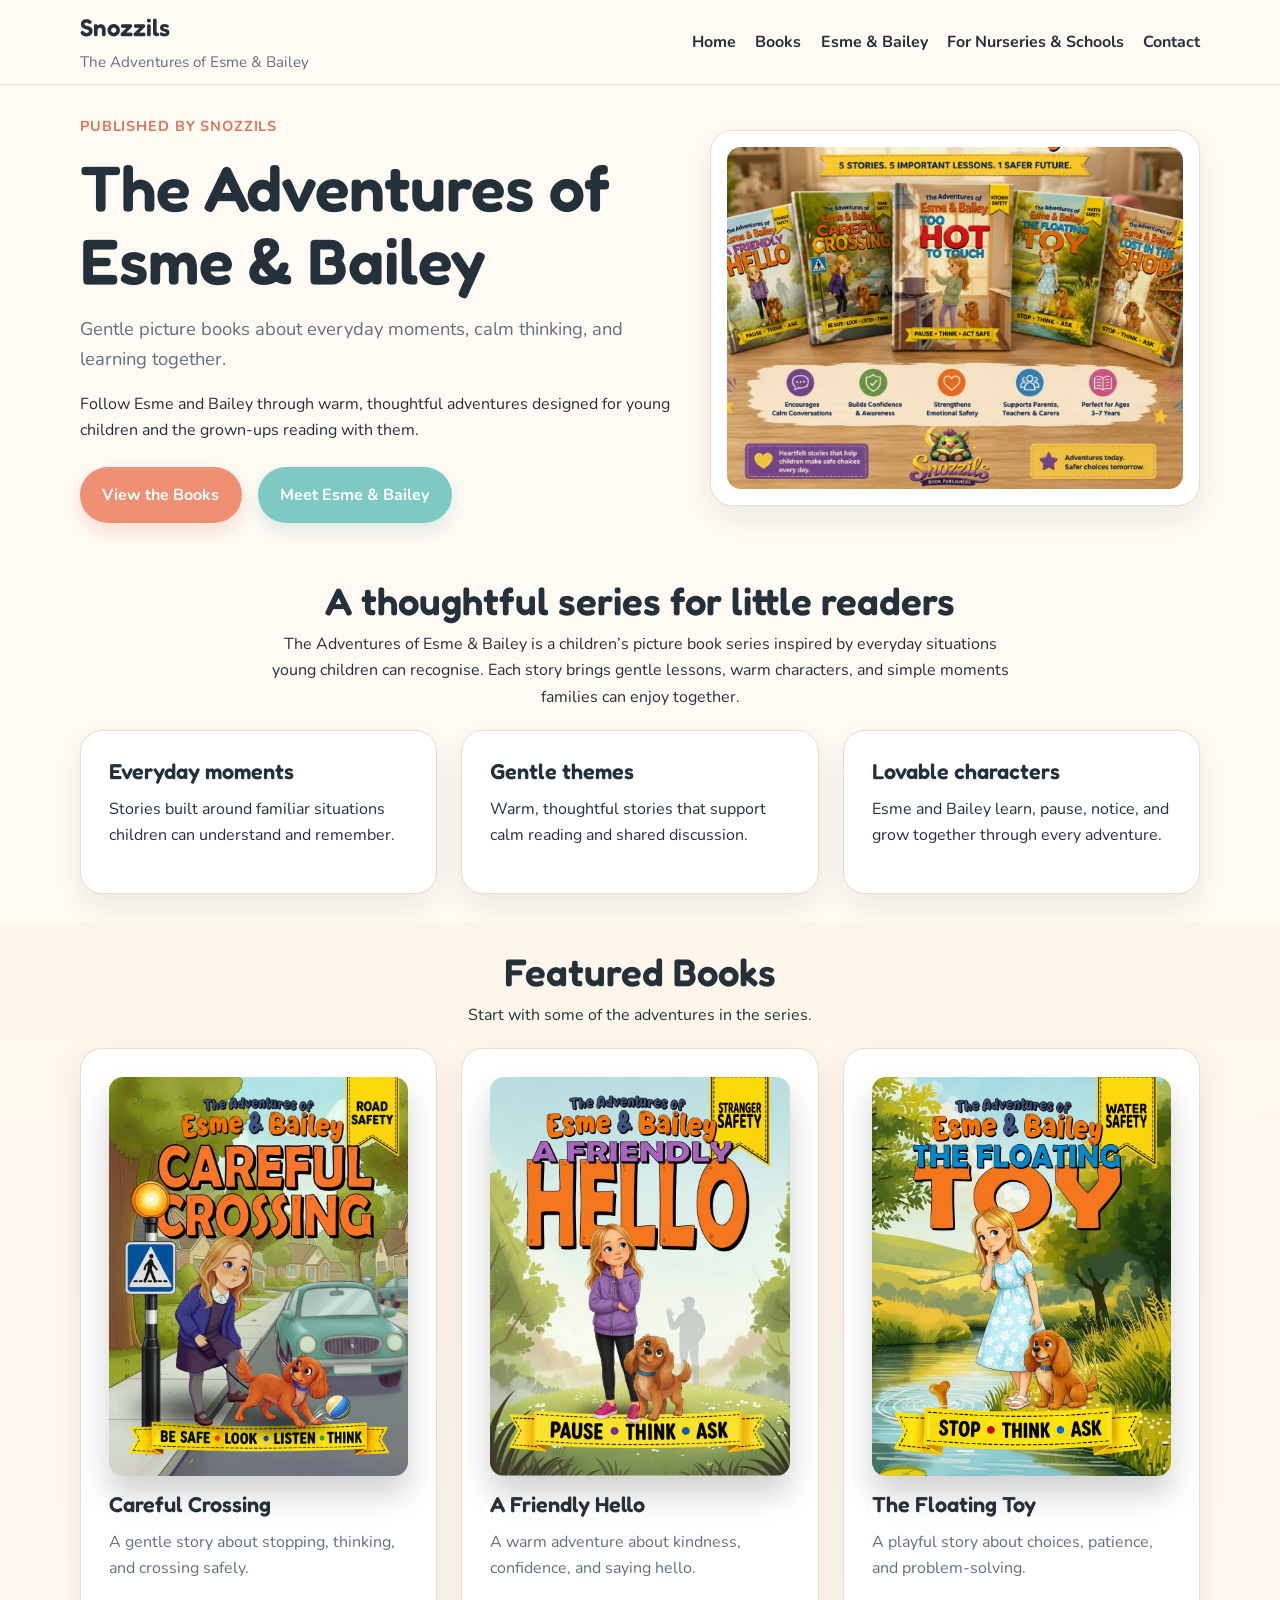
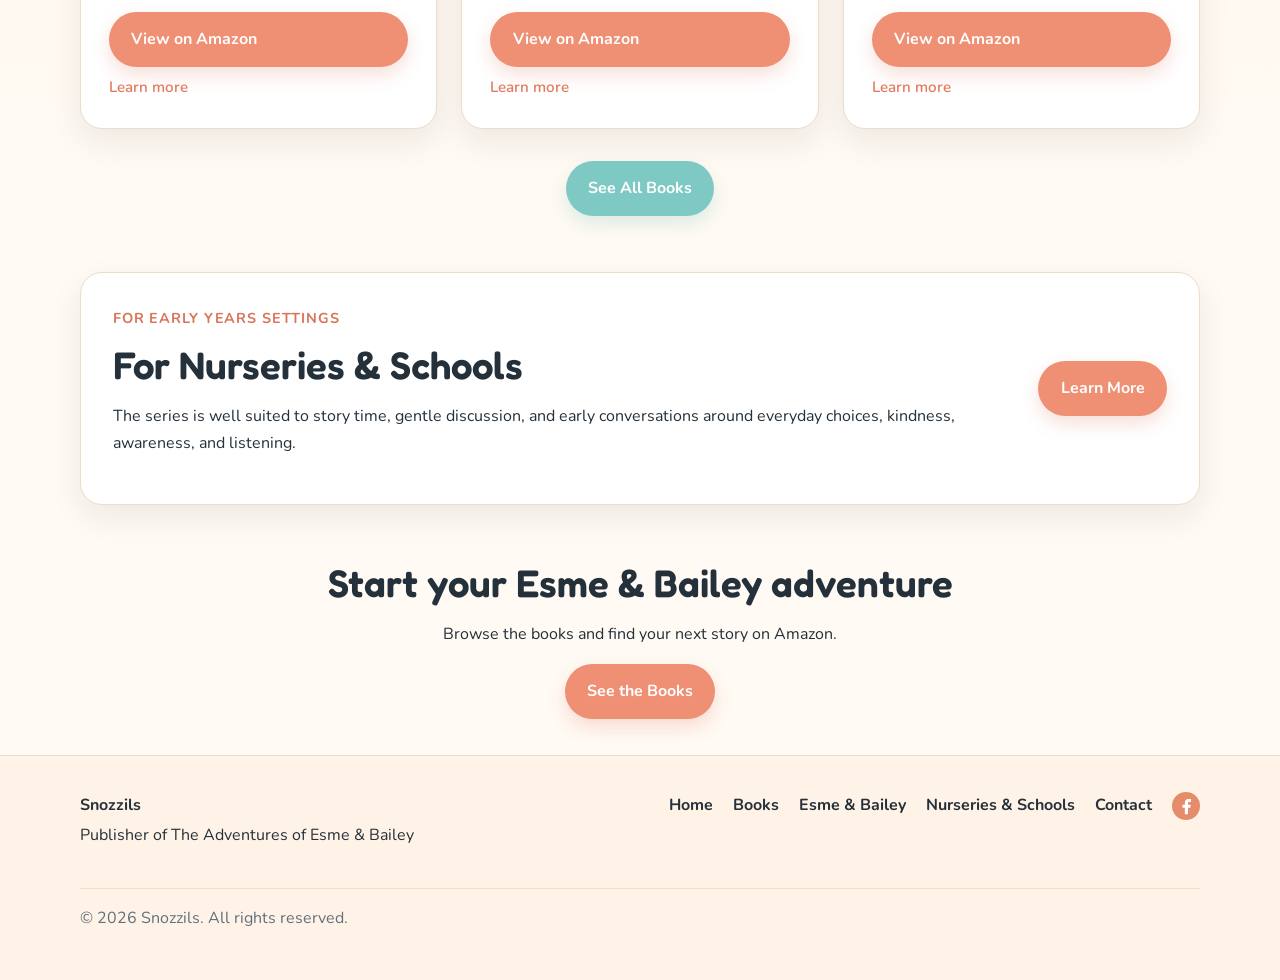
<file: index.html>
<!doctype html>
<html lang="en">
  <head>
    <meta charset="UTF-8" />
    <meta name="viewport" content="width=device-width, initial-scale=1.0" />
    <title>The Adventures of Esme & Bailey | Snozzils</title>
    <meta
      name="description"
      content="Discover The Adventures of Esme & Bailey, a gentle children's picture book series from Snozzils."
    />
    <!-- Google tag (gtag.js) -->
    <script
      async
      src="https://www.googletagmanager.com/gtag/js?id=G-G6J64X65LK"
    ></script>
    <script>
      window.dataLayer = window.dataLayer || [];
      function gtag() {
        dataLayer.push(arguments);
      }
      gtag("js", new Date());

      gtag("config", "G-G6J64X65LK");
    </script>
    <link rel="preconnect" href="https://fonts.googleapis.com" />
    <link rel="preconnect" href="https://fonts.gstatic.com" crossorigin />
    <link rel="canonical" href="https://snozzils.co.uk/" />
    <link
      href="https://fonts.googleapis.com/css2?family=Fredoka:wght@400;500;600&family=Nunito:wght@400;600;700&display=swap"
      rel="stylesheet"
    />
    <script src="/js/analytics.js"></script>
    <link rel="stylesheet" href="css/styles.css" />
    <link rel="stylesheet" href="css/books.css" />
  </head>
  <body>
    <header class="site-header">
      <div class="container header-inner">
        <a href="./index.html" class="brand" aria-label="Snozzils home">
          <span class="brand-name">Snozzils</span>
          <span class="brand-subtitle">The Adventures of Esme & Bailey</span>
        </a>

        <button
          class="nav-toggle"
          aria-expanded="false"
          aria-controls="site-nav"
          aria-label="Open menu"
        >
          <span></span>
          <span></span>
          <span></span>
        </button>

        <nav id="site-nav" class="site-nav">
          <a href="/">Home</a>
          <a href="./books/">Books</a>
          <a href="./esme-bailey.html">Esme & Bailey</a>
          <a href="./nurseries-schools.html">For Nurseries & Schools</a>
          <a href="./contact.html">Contact</a>
        </nav>
      </div>
    </header>

    <main>
      <section class="hero section">
        <div class="container hero-grid">
          <div class="hero-copy">
            <p class="eyebrow">Published by Snozzils</p>
            <h1>The Adventures of Esme & Bailey</h1>
            <p class="lead">
              Gentle picture books about everyday moments, calm thinking, and
              learning together.
            </p>
            <p>
              Follow Esme and Bailey through warm, thoughtful adventures
              designed for young children and the grown-ups reading with them.
            </p>
            <div class="button-row">
              <a class="button" href="/books/">View the Books</a>
              <a class="button button-secondary" href="esme-bailey.html"
                >Meet Esme & Bailey</a
              >
            </div>
          </div>

          <div class="hero-media card">
            <img
              src="images/branding/hero-books.jpg"
              alt="A selection of Esme and Bailey book covers"
              class="hero-image"
            />
          </div>
        </div>
      </section>

      <section class="section">
        <div class="container">
          <div class="section-heading">
            <h2>A thoughtful series for little readers</h2>
            <p>
              The Adventures of Esme & Bailey is a children’s picture book
              series inspired by everyday situations young children can
              recognise. Each story brings gentle lessons, warm characters, and
              simple moments families can enjoy together.
            </p>
          </div>

          <div class="feature-grid three-col">
            <article class="card info-card">
              <h3>Everyday moments</h3>
              <p>
                Stories built around familiar situations children can understand
                and remember.
              </p>
            </article>
            <article class="card info-card">
              <h3>Gentle themes</h3>
              <p>
                Warm, thoughtful stories that support calm reading and shared
                discussion.
              </p>
            </article>
            <article class="card info-card">
              <h3>Lovable characters</h3>
              <p>
                Esme and Bailey learn, pause, notice, and grow together through
                every adventure.
              </p>
            </article>
          </div>
        </div>
      </section>

      <section class="section section-tint">
        <div class="container">
          <div class="section-heading">
            <h2>Featured Books</h2>
            <p>Start with some of the adventures in the series.</p>
          </div>

          <div class="book-grid">
            <article class="book-card card">
              <img
                src="images/books/careful-crossing.jpg"
                alt="Cover of Careful Crossing"
                class="book-cover"
              />
              <h3>Careful Crossing</h3>
              <p>
                A gentle story about stopping, thinking, and crossing safely.
              </p>
              <a
                class="button"
                href="https://amzn.eu/d/08nSRtju"
                target="_blank"
                rel="noopener"
                data-tracking="careful_crossing"
                data-book="careful_crossing"
                data-page="index"                    
                >View on Amazon</a
              >
              <a href="/books/careful-crossing.html" class="book-link">
                Learn more
              </a>
            </article>

            <article class="book-card card">
              <img
                src="images/books/friendly-hello.jpg"
                alt="Cover of A Friendly Hello"
                class="book-cover"
              />
              <h3>A Friendly Hello</h3>
              <p>
                A warm adventure about kindness, confidence, and saying hello.
              </p>
              <a
                class="button"
                href="https://amzn.eu/d/0efbyoM5"
                target="_blank"
                rel="noopener"
                data-tracking="friendly_hello"
                data-book="a_friendly_hello"
                data-page="index"                   
                >View on Amazon</a
              >
              <a href="/books/a-friendly-hello.html" class="book-link">
                Learn more
              </a>
            </article>

            <article class="book-card card">
              <img
                src="images/books/floating-toy.jpg"
                alt="Cover of The Floating Toy"
                class="book-cover"
              />
              <h3>The Floating Toy</h3>
              <p>
                A playful story about choices, patience, and problem-solving.
              </p>
              <a
                class="button"
                href="https://amzn.eu/d/0euOwkkl"
                target="_blank"
                rel="noopener"
                data-tracking="floating_toy"
                data-book="the_floating_toy"
                data-page="index"                      
                >View on Amazon</a
              >
              <a href="/books/the-floating-toy.html" class="book-link">
                Learn more
              </a>
            </article>
          </div>

          <div class="centered-top-gap">
            <a class="button button-secondary" href="/books/">See All Books</a>
          </div>
        </div>
      </section>

      <section class="section">
        <div class="container split-callout card">
          <div>
            <p class="eyebrow">For early years settings</p>
            <h2>For Nurseries & Schools</h2>
            <p>
              The series is well suited to story time, gentle discussion, and
              early conversations around everyday choices, kindness, awareness,
              and listening.
            </p>
          </div>
          <div class="split-callout-actions">
            <a class="button" href="nurseries-schools.html">Learn More</a>
          </div>
        </div>
      </section>

      <section class="section final-cta">
        <div class="container centered-text">
          <h2>Start your Esme & Bailey adventure</h2>
          <p>Browse the books and find your next story on Amazon.</p>
          <a class="button" href="/books/">See the Books</a>
        </div>
      </section>
    </main>

    <footer class="site-footer">
      <div class="container footer-inner">
        <div>
          <p class="footer-brand"><strong>Snozzils</strong></p>
          <p>Publisher of The Adventures of Esme & Bailey</p>
        </div>

        <nav class="footer-nav">
          <a href="index.html">Home</a>
          <a href="/books/">Books</a>
          <a href="esme-bailey.html">Esme & Bailey</a>
          <a href="nurseries-schools.html">Nurseries & Schools</a>
          <a href="contact.html">Contact</a>
          <a
            href="https://www.facebook.com/profile.php?id=61585542509320"
            target="_blank"
            class="social-link"
          >
            <img src="/images/fb.svg" alt="Facebook" />
          </a>
        </nav>
      </div>
      <div class="container footer-bottom">
        <p>&copy; 2026 Snozzils. All rights reserved.</p>
      </div>
    </footer>

    <script src="js/main.js"></script>
  </body>
</html>
</file>
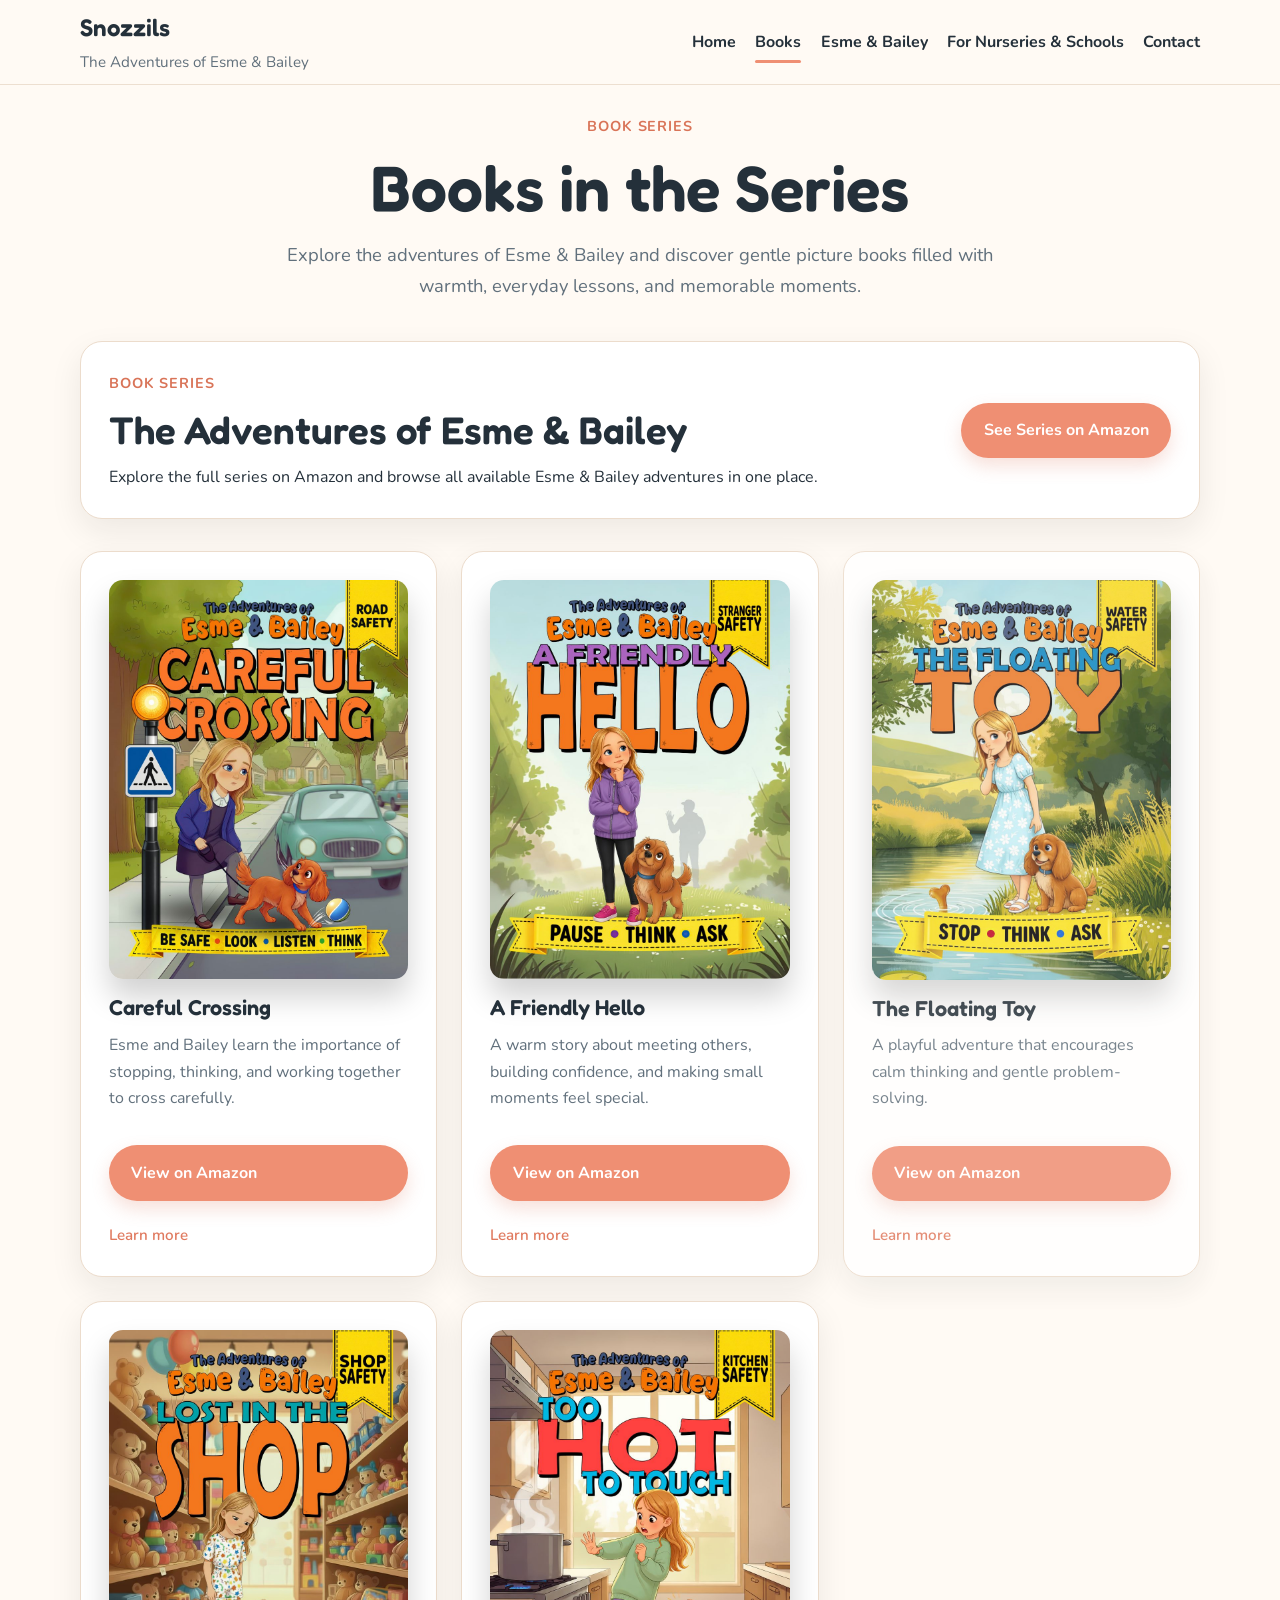
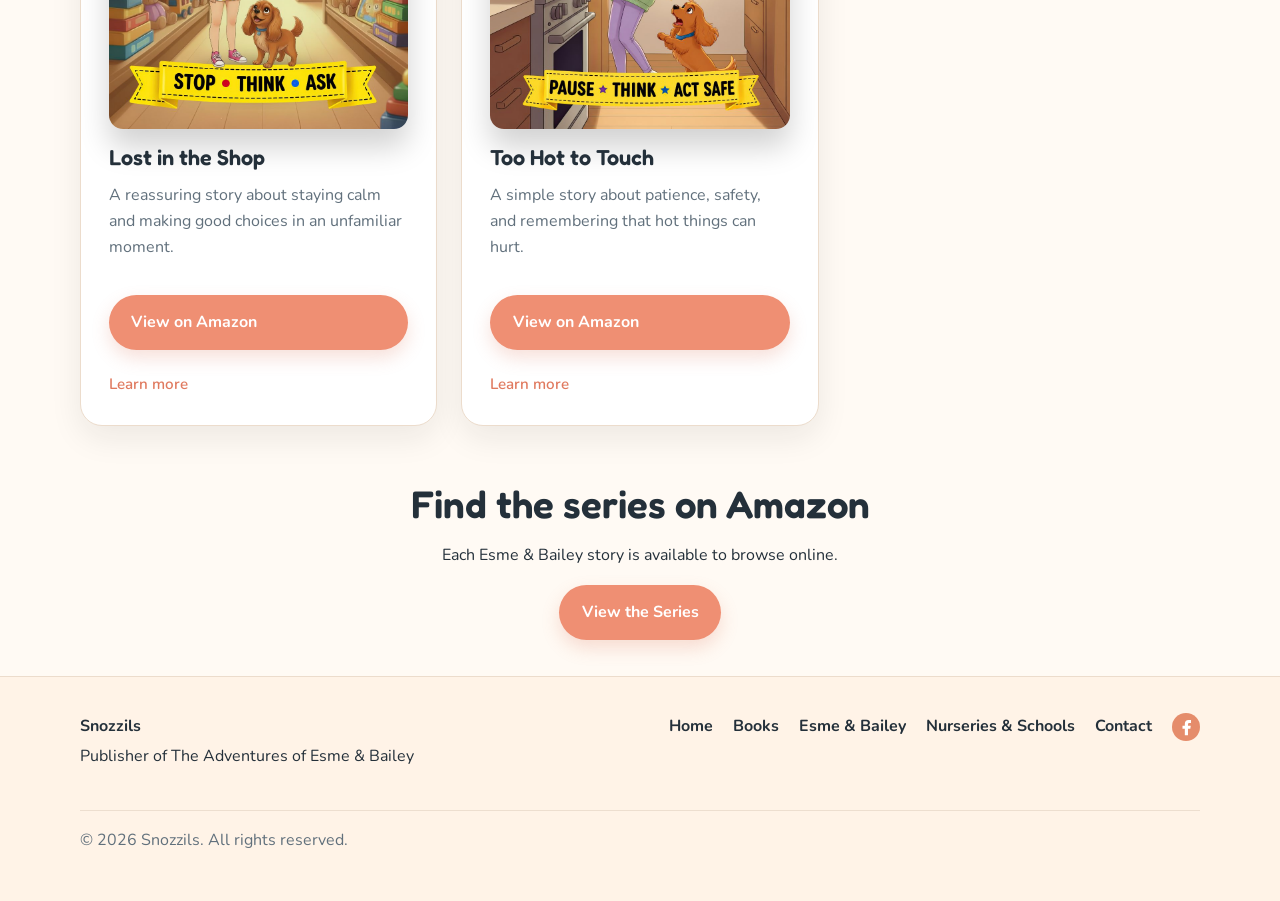
<file: books/index.html>
<!doctype html>
<html lang="en">
  <head>
    <meta charset="UTF-8" />
    <meta name="viewport" content="width=device-width, initial-scale=1.0" />
    <title>Books | The Adventures of Esme & Bailey</title>
    <meta
      name="description"
      content="Browse the books in The Adventures of Esme & Bailey picture book series."
    />
    <script>
      window.dataLayer = window.dataLayer || [];
      function gtag() {
        dataLayer.push(arguments);
      }
      gtag("js", new Date());
      gtag("config", "G-G6J64X65LK");
    </script>
    <link rel="preconnect" href="https://fonts.googleapis.com" />
    <link rel="preconnect" href="https://fonts.gstatic.com" crossorigin />
    <link
      href="https://fonts.googleapis.com/css2?family=Fredoka:wght@400;500;600&family=Nunito:wght@400;600;700&display=swap"
      rel="stylesheet"
    />
    <script src="/js/analytics.js"></script>
    <link rel="stylesheet" href="/css/styles.css" />
    <link rel="stylesheet" href="/css/books.css" />
  </head>
  <body>
    <header class="site-header">
      <div class="container header-inner">
        <a href="/index.html" class="brand" aria-label="Snozzils home">
          <span class="brand-name">Snozzils</span>
          <span class="brand-subtitle">The Adventures of Esme & Bailey</span>
        </a>

        <button
          class="nav-toggle"
          aria-expanded="false"
          aria-controls="site-nav"
          aria-label="Open menu"
        >
          <span></span>
          <span></span>
          <span></span>
        </button>

        <nav id="site-nav" class="site-nav">
          <a href="/">Home</a>
          <a href="/books/" class="active">Books</a>
          <a href="/esme-bailey.html">Esme & Bailey</a>
          <a href="/nurseries-schools.html">For Nurseries & Schools</a>
          <a href="/contact.html">Contact</a>
        </nav>
      </div>
    </header>

    <main>
      <section class="page-hero section">
        <div class="container centered-text narrow">
          <p class="eyebrow">Book Series</p>
          <h1>Books in the Series</h1>
          <p class="lead">
            Explore the adventures of Esme & Bailey and discover gentle picture
            books filled with warmth, everyday lessons, and memorable moments.
          </p>
        </div>
      </section>

      <section class="section">
        <div class="container">
          <div class="series-panel card">
            <div class="series-panel-copy">
              <p class="eyebrow">Book Series</p>
              <h2>The Adventures of Esme & Bailey</h2>
              <p>
                Explore the full series on Amazon and browse all available Esme
                & Bailey adventures in one place.
              </p>
            </div>

            <div class="series-panel-actions">
              <a
                class="button"
                href="https://www.amazon.co.uk/dp/B0GRMDKV7B?binding=paperback&ref=dbs_dp_rwt_sb_pc_tpbk"
                target="_blank"
                rel="noopener"
                data-tracking="hero"
              >
                See Series on Amazon
              </a>
            </div>
          </div>

          <div class="book-grid">
            <article class="book-card card">
              <img
                src="/images/books/careful-crossing.jpg"
                alt="Cover of Careful Crossing"
                class="book-cover"
              />

              <div class="book-card-content">
                <h3>Careful Crossing</h3>
                <p>
                  Esme and Bailey learn the importance of stopping, thinking,
                  and working together to cross carefully.
                </p>
                <div class="book-actions">
                  <a
                    class="button"
                    href="https://amzn.eu/d/08nSRtju"
                    target="_blank"
                    rel="noopener"
                    data-tracking="careful_crossing"
                    data-book="careful-crossing"
                    data-page="home"
                  >
                    View on Amazon
                  </a>
                  <a href="/books/careful-crossing.html" class="book-link">
                    Learn more
                  </a>
                </div>
              </div>
            </article>

            <article class="book-card card">
              <img
                src="/images/books/friendly-hello.jpg"
                alt="Cover of A Friendly Hello"
                class="book-cover"
              />

              <div class="book-card-content">
                <h3>A Friendly Hello</h3>
                <p>
                  A warm story about meeting others, building confidence, and
                  making small moments feel special.
                </p>

                <div class="book-actions">
                  <a
                    class="button"
                    href="https://amzn.eu/d/0efbyoM5"
                    target="_blank"
                    rel="noopener"
                    data-tracking="a_friendly_hello"
                    data-book="a_friendly_hello"
                    data-page="home"
                  >
                    View on Amazon
                  </a>
                  <a href="/books/a-friendly-hello.html" class="book-link">
                    Learn more
                  </a>
                </div>
              </div>
            </article>

            <article class="book-card card coming-soon">
              <img
                src="/images/books/floating-toy.jpg"
                alt="Cover of The Floating Toy"
                class="book-cover"
              />

              <div class="book-card-content">
                <h3>The Floating Toy</h3>
                <p>
                  A playful adventure that encourages calm thinking and gentle
                  problem-solving.
                </p>

                <div class="book-actions">
                  <a
                    class="button"
                    href="https://amzn.eu/d/0euOwkkl"
                    target="_blank"
                    rel="noopener"
                    data-tracking="a_floating_toy"
                    data-book="a_floating_toy"
                    data-page="home"
                  >
                    View on Amazon
                  </a>
                  <a href="/books/the-floating-toy.html" class="book-link">
                    Learn more
                  </a>
                </div>
              </div>
            </article>

            <article class="book-card card">
              <img
                src="/images/books/lost-in-the-shop.jpg"
                alt="Cover of Lost in the Shop"
                class="book-cover"
              />

              <div class="book-card-content">
                <h3>Lost in the Shop</h3>
                <p>
                  A reassuring story about staying calm and making good choices
                  in an unfamiliar moment.
                </p>

                <div class="book-actions">
                  <a
                    class="button"
                    href="https://amzn.eu/d/0bIhm81P"
                    target="_blank"
                    rel="noopener"
                    data-tracking="a_floating_toy"
                    data-book="a_floating_toy"
                    data-page="home"
                  >
                    View on Amazon
                  </a>
                  <a href="/books/lost-in-the-shop.html" class="book-link">
                    Learn more
                  </a>
                </div>
              </div>
            </article>

            <article class="book-card card">
              <img
                src="/images/books/too-hot-to-touch.jpg"
                alt="Cover of Too Hot to Touch"
                class="book-cover"
              />

              <div class="book-card-content">
                <h3>Too Hot to Touch</h3>
                <p>
                  A simple story about patience, safety, and remembering that
                  hot things can hurt.
                </p>

                <div class="book-actions">
                  <a
                    class="button"
                    href="https://amzn.eu/d/02u6YwlA"
                    target="_blank"
                    rel="noopener"
                    data-tracking="too_hot_to_touch"
                    data-book="too_hot_to_touch"
                    data-page="home"
                  >
                    View on Amazon
                  </a>
                  <a href="/books/too-hot-to-touch.html" class="book-link">
                    Learn more
                  </a>
                </div>
              </div>
            </article>
          </div>
        </div>
      </section>

      <section class="section final-cta">
        <div class="container centered-text">
          <h2>Find the series on Amazon</h2>
          <p>Each Esme & Bailey story is available to browse online.</p>
          <a
            class="button"
            href="https://www.amazon.co.uk/dp/B0GRMDKV7B?binding=paperback&ref=dbs_dp_rwt_sb_pc_tpbk"
            target="_blank"
            rel="noopener"
            data-tracking="series"
          >
            View the Series
          </a>
        </div>
      </section>
    </main>

    <footer class="site-footer">
      <div class="container footer-inner">
        <div>
          <p class="footer-brand"><strong>Snozzils</strong></p>
          <p>Publisher of The Adventures of Esme & Bailey</p>
        </div>

        <nav class="footer-nav">
          <a href="/index.html">Home</a>
          <a href="/books/">Books</a>
          <a href="/esme-bailey.html">Esme & Bailey</a>
          <a href="/nurseries-schools.html">Nurseries & Schools</a>
          <a href="/contact.html">Contact</a>
          <a
            href="https://www.facebook.com/profile.php?id=61585542509320"
            target="_blank"
            class="social-link"
          >
            <img src="/images/fb.svg" alt="Facebook" />
          </a>
        </nav>
      </div>
      <div class="container footer-bottom">
        <p>&copy; 2026 Snozzils. All rights reserved.</p>
      </div>
    </footer>

    <script src="/js/main.js"></script>
  </body>
</html>
</file>
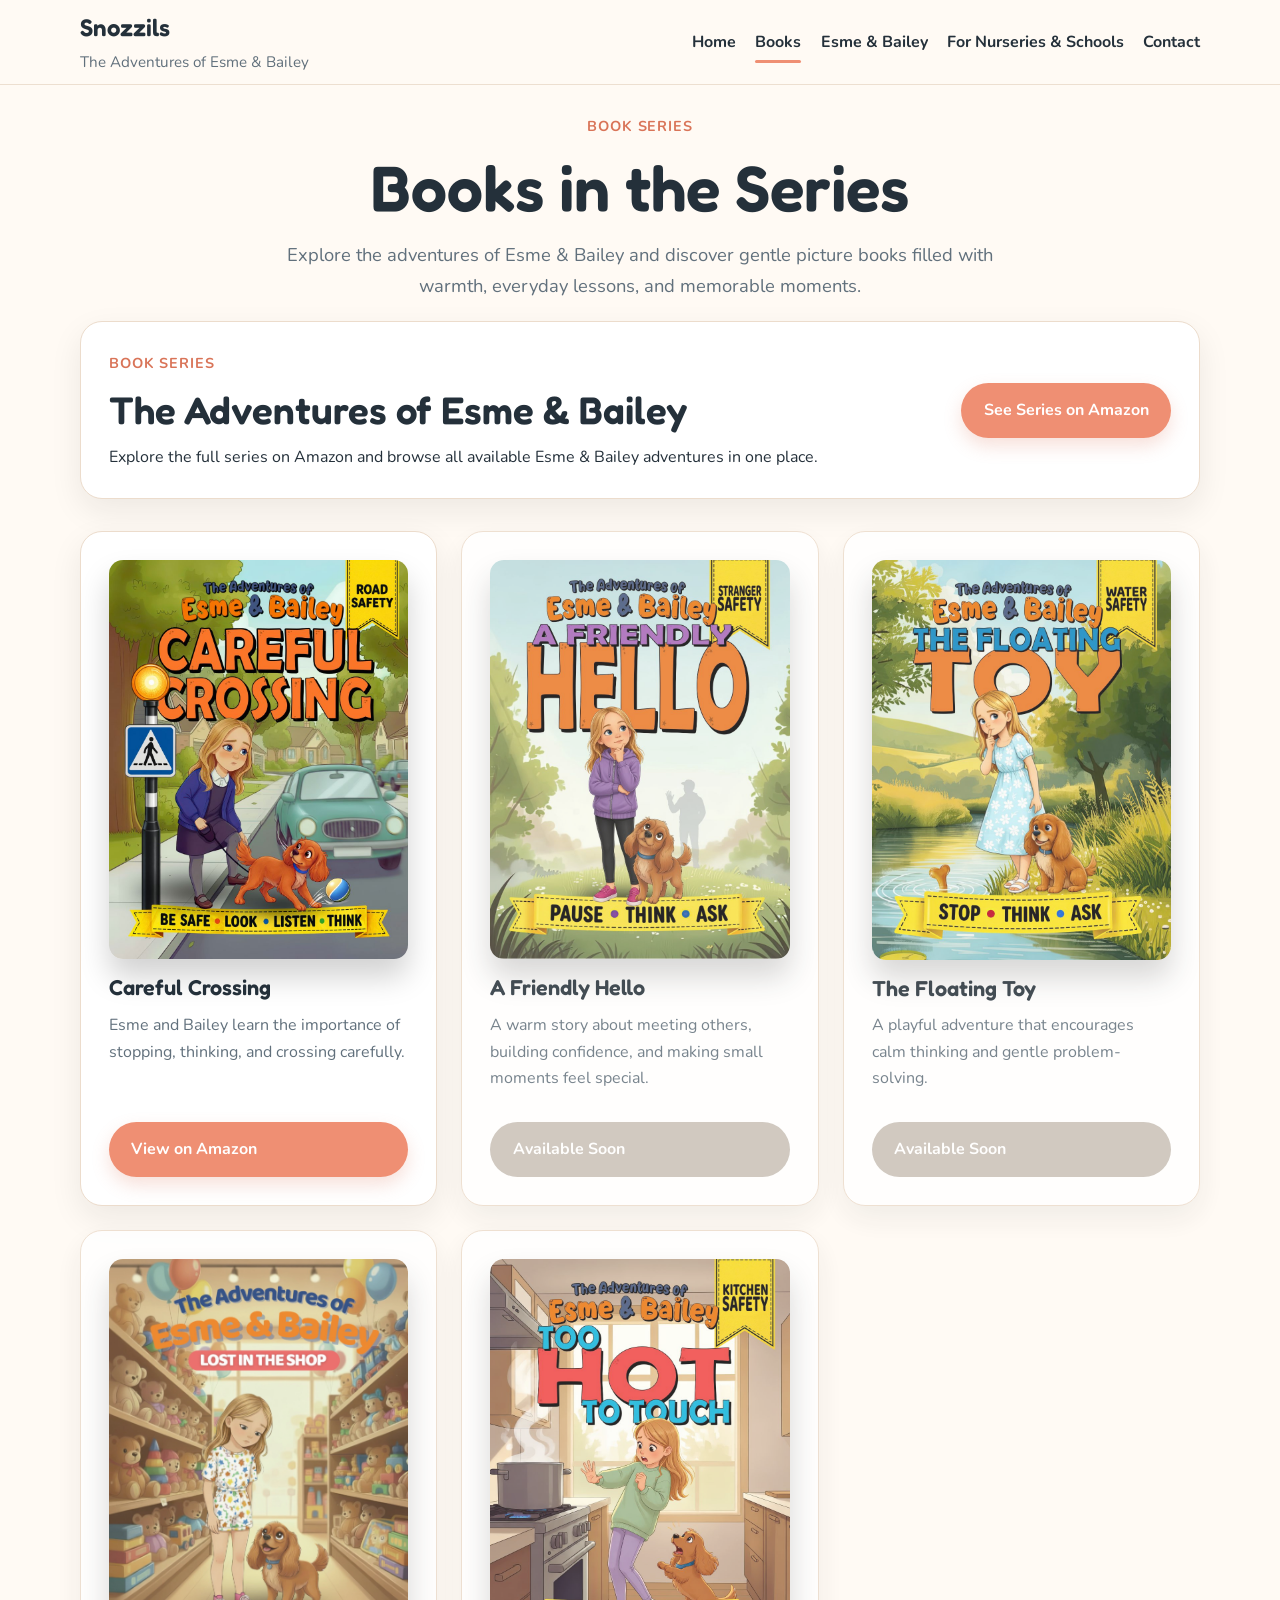
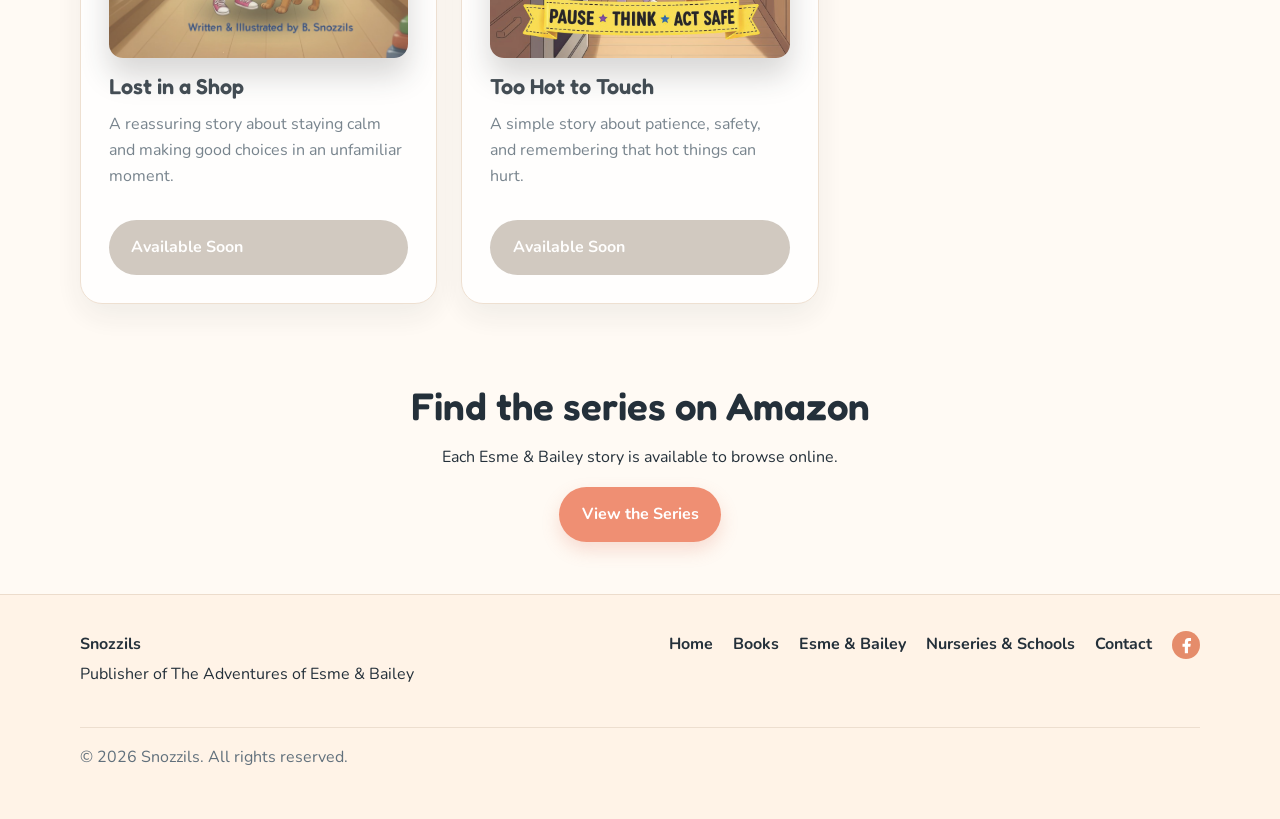
<file: books.html>
<!DOCTYPE html>
<html lang="en">
<head>
  <meta charset="UTF-8">
  <meta name="viewport" content="width=device-width, initial-scale=1.0">
  <title>Books | The Adventures of Esme & Bailey</title>
  <meta name="description" content="Browse the books in The Adventures of Esme & Bailey picture book series.">
  <link rel="preconnect" href="https://fonts.googleapis.com">
  <link rel="preconnect" href="https://fonts.gstatic.com" crossorigin>
  <link href="https://fonts.googleapis.com/css2?family=Fredoka:wght@400;500;600&family=Nunito:wght@400;600;700&display=swap" rel="stylesheet">
  <link rel="stylesheet" href="css/styles.css">
</head>
<body>
  <header class="site-header">
    <div class="container header-inner">
      <a href="index.html" class="brand" aria-label="Snozzils home">
        <span class="brand-name">Snozzils</span>
        <span class="brand-subtitle">The Adventures of Esme & Bailey</span>
      </a>

      <button class="nav-toggle" aria-expanded="false" aria-controls="site-nav" aria-label="Open menu">
        <span></span>
        <span></span>
        <span></span>
      </button>

      <nav id="site-nav" class="site-nav">
        <a href="index.html">Home</a>
        <a href="books.html" class="active">Books</a>
        <a href="esme-bailey.html">Esme & Bailey</a>
        <a href="nurseries-schools.html">For Nurseries & Schools</a>
        <a href="contact.html">Contact</a>
      </nav>
    </div>
  </header>

  <main>
    <section class="page-hero section">
      <div class="container centered-text narrow">
        <p class="eyebrow">Book Series</p>
        <h1>Books in the Series</h1>
        <p class="lead">
          Explore the adventures of Esme & Bailey and discover gentle picture books filled with warmth, everyday lessons, and memorable moments.
        </p>
      </div>
    </section>

    <section class="section">
      <div class="container">
        <div class="series-panel card">
          <div class="series-panel-copy">
            <p class="eyebrow">Book Series</p>
            <h2>The Adventures of Esme & Bailey</h2>
            <p>
              Explore the full series on Amazon and browse all available Esme & Bailey adventures in one place.
            </p>
          </div>
        
          <div class="series-panel-actions">
            <a class="button" href="https://www.amazon.co.uk/dp/B0GRMDKV7B?binding=paperback&ref=dbs_dp_rwt_sb_pc_tpbk" target="_blank" rel="noopener">
              See Series on Amazon
            </a>
          </div>
        </div>        
        <div class="book-grid">
          <article class="book-card card">
            <img src="images/books/careful-crossing.jpg" alt="Cover of Careful Crossing" class="book-cover">
            <h3>Careful Crossing</h3>
            <p>Esme and Bailey learn the importance of stopping, thinking, and crossing carefully.</p>
            <a class="button" href="https://kdp.amazon.com/amazon-dp-action/uk/dualbookshelf.marketplacelink/1067609903" target="_blank" rel="noopener">View on Amazon</a>
          </article>

          <article class="book-card card coming-soon">
            <img src="images/books/friendly-hello.jpg" alt="Cover of A Friendly Hello" class="book-cover">
            <h3>A Friendly Hello</h3>
            <p>A warm story about meeting others, building confidence, and making small moments feel special.</p>
            <span class="button button-disabled">Available Soon</span>
          </article>

          <article class="book-card card coming-soon">
            <img src="images/books/floating-toy.jpg" alt="Cover of The Floating Toy" class="book-cover">
            <h3>The Floating Toy</h3>
            <p>A playful adventure that encourages calm thinking and gentle problem-solving.</p>
            <span class="button button-disabled">Available Soon</span>
          </article>

          <article class="book-card card coming-soon">
            <img src="images/books/lost-in-a-shop.jpg" alt="Cover of Lost in a Shop" class="book-cover">
            <h3>Lost in a Shop</h3>
            <p>A reassuring story about staying calm and making good choices in an unfamiliar moment.</p>
            <span class="button button-disabled">Available Soon</span>
          </article>

          <article class="book-card card coming-soon">
            <img src="images/books/too-hot-to-touch.jpg" alt="Cover of Too Hot to Touch" class="book-cover">
            <h3>Too Hot to Touch</h3>
            <p>A simple story about patience, safety, and remembering that hot things can hurt.</p>
            <span class="button button-disabled">Available Soon</span>
          </article>
        </div>
      </div>
    </section>

    <section class="section final-cta">
      <div class="container centered-text">
        <h2>Find the series on Amazon</h2>
        <p>Each Esme & Bailey story is available to browse online.</p>
        <a class="button" href="https://www.amazon.co.uk/dp/B0GRMDKV7B?binding=paperback&ref=dbs_dp_rwt_sb_pc_tpbk" target="_blank" rel="noopener">View the Series</a>
      </div>
    </section>
  </main>

  <footer class="site-footer">
    <div class="container footer-inner">
      <div>
        <p class="footer-brand"><strong>Snozzils</strong></p>
        <p>Publisher of The Adventures of Esme & Bailey</p>
      </div>

      <nav class="footer-nav">
        <a href="index.html">Home</a>
        <a href="books.html">Books</a>
        <a href="esme-bailey.html">Esme & Bailey</a>
        <a href="nurseries-schools.html">Nurseries & Schools</a>
        <a href="contact.html">Contact</a>
        <a href="https://www.facebook.com/profile.php?id=61585542509320" 
           target="_blank" 
           class="social-link">
           <img src="/images/fb.svg" alt="Facebook">
        </a>
      </nav>
    </div>
    <div class="container footer-bottom">
      <p>&copy; 2026 Snozzils. All rights reserved.</p>
    </div>
  </footer>

  <script src="js/main.js"></script>
</body>
</html>
</file>
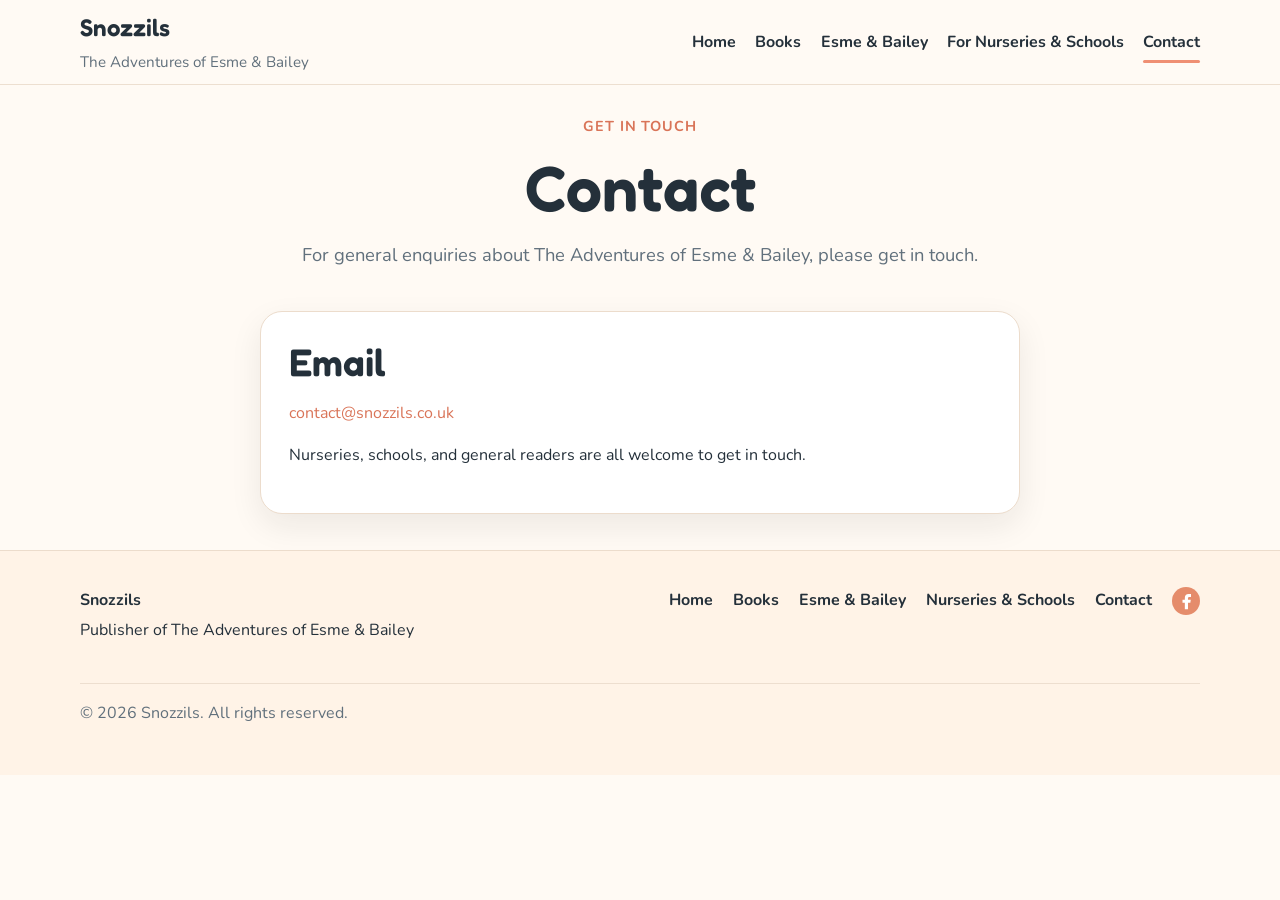
<file: contact.html>
<!doctype html>
<html lang="en">
  <head>
    <meta charset="UTF-8" />
    <meta name="viewport" content="width=device-width, initial-scale=1.0" />
    <title>Contact | Snozzils</title>
    <meta
      name="description"
      content="Contact Snozzils about The Adventures of Esme & Bailey."
    />
    <!-- Google tag (gtag.js) -->
    <script
      async
      src="https://www.googletagmanager.com/gtag/js?id=G-G6J64X65LK"
    ></script>
    <script>
      window.dataLayer = window.dataLayer || [];
      function gtag() {
        dataLayer.push(arguments);
      }
      gtag("js", new Date());

      gtag("config", "G-G6J64X65LK");
    </script>
    <link rel="preconnect" href="https://fonts.googleapis.com" />
    <link rel="preconnect" href="https://fonts.gstatic.com" crossorigin />
    <link
      href="https://fonts.googleapis.com/css2?family=Fredoka:wght@400;500;600&family=Nunito:wght@400;600;700&display=swap"
      rel="stylesheet"
    />
    <link rel="stylesheet" href="css/styles.css" />
    <link rel="stylesheet" href="css/books.css" />
  </head>
  <body>
    <header class="site-header">
      <div class="container header-inner">
        <a href="index.html" class="brand" aria-label="Snozzils home">
          <span class="brand-name">Snozzils</span>
          <span class="brand-subtitle">The Adventures of Esme & Bailey</span>
        </a>

        <button
          class="nav-toggle"
          aria-expanded="false"
          aria-controls="site-nav"
          aria-label="Open menu"
        >
          <span></span>
          <span></span>
          <span></span>
        </button>

        <nav id="site-nav" class="site-nav">
          <a href="/">Home</a>
          <a href="/books/">Books</a>
          <a href="esme-bailey.html">Esme & Bailey</a>
          <a href="nurseries-schools.html">For Nurseries & Schools</a>
          <a href="contact.html" class="active">Contact</a>
        </nav>
      </div>
    </header>

    <main>
      <section class="page-hero section">
        <div class="container centered-text narrow">
          <p class="eyebrow">Get in Touch</p>
          <h1>Contact</h1>
          <p class="lead">
            For general enquiries about The Adventures of Esme & Bailey, please
            get in touch.
          </p>
        </div>
      </section>

      <section class="section">
        <div class="container narrow">
          <article class="card contact-card">
            <h2>Email</h2>
            <p>
              <a href="mailto:contact@snozzils.co.uk">contact@snozzils.co.uk</a>
            </p>
            <p>
              Nurseries, schools, and general readers are all welcome to get in
              touch.
            </p>
          </article>
        </div>
      </section>
    </main>

    <footer class="site-footer">
      <div class="container footer-inner">
        <div>
          <p class="footer-brand"><strong>Snozzils</strong></p>
          <p>Publisher of The Adventures of Esme & Bailey</p>
        </div>

        <nav class="footer-nav">
          <a href="index.html">Home</a>
          <a href="/books/">Books</a>
          <a href="esme-bailey.html">Esme & Bailey</a>
          <a href="nurseries-schools.html">Nurseries & Schools</a>
          <a href="contact.html">Contact</a>
          <a
            href="https://www.facebook.com/profile.php?id=61585542509320"
            target="_blank"
            class="social-link"
          >
            <img src="/images/fb.svg" alt="Facebook" />
          </a>
        </nav>
      </div>
      <div class="container footer-bottom">
        <p>&copy; 2026 Snozzils. All rights reserved.</p>
      </div>
    </footer>

    <script src="js/main.js"></script>
  </body>
</html>
</file>
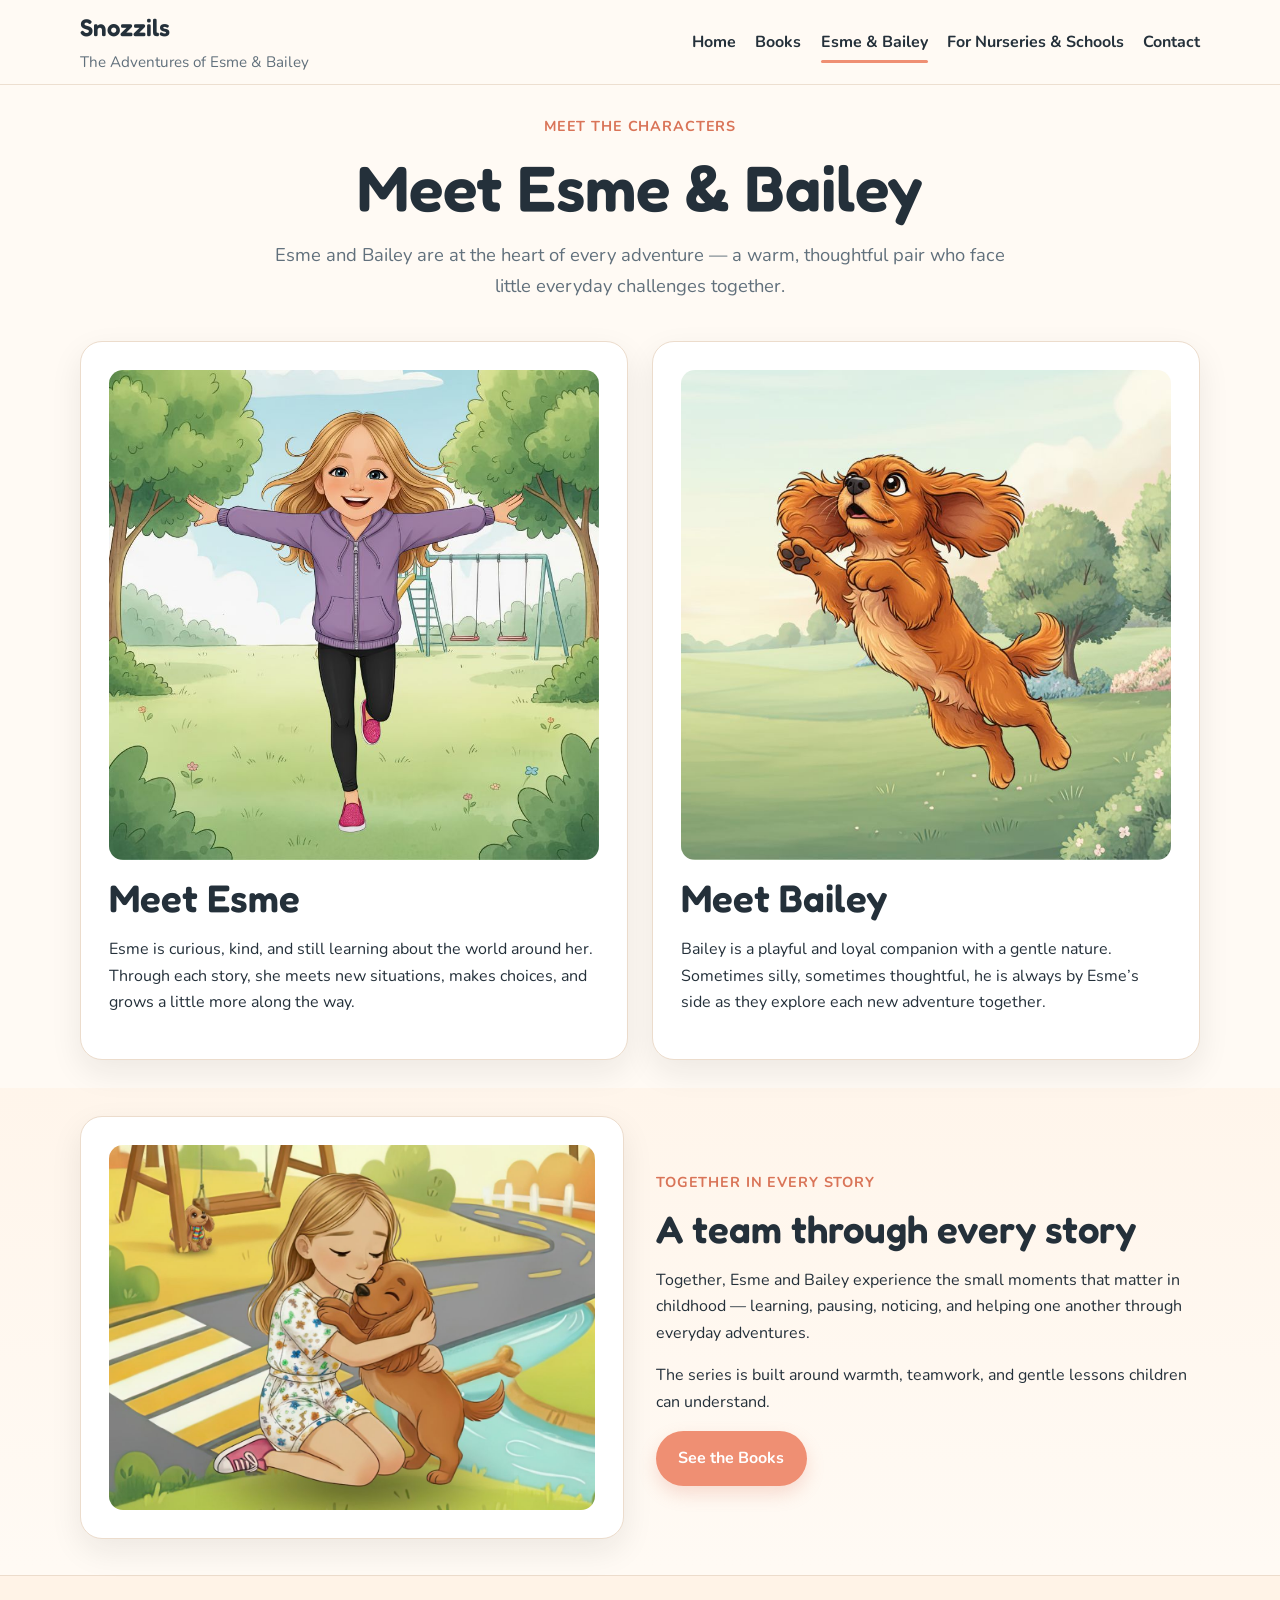
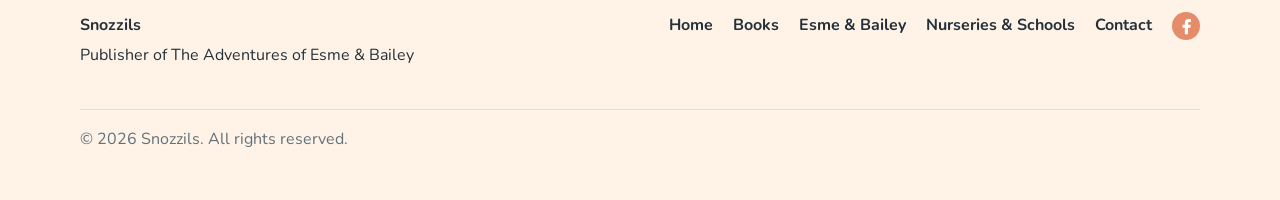
<file: esme-bailey.html>
<!doctype html>
<html lang="en">
  <head>
    <meta charset="UTF-8" />
    <meta name="viewport" content="width=device-width, initial-scale=1.0" />
    <title>Meet Esme & Bailey | Snozzils</title>
    <meta
      name="description"
      content="Meet Esme and Bailey, the warm-hearted pair at the centre of the series."
    />
    <!-- Google tag (gtag.js) -->
    <script
      async
      src="https://www.googletagmanager.com/gtag/js?id=G-G6J64X65LK"
    ></script>
    <script>
      window.dataLayer = window.dataLayer || [];
      function gtag() {
        dataLayer.push(arguments);
      }
      gtag("js", new Date());

      gtag("config", "G-G6J64X65LK");
    </script>   
    <link rel="preconnect" href="https://fonts.googleapis.com" />
    <link rel="preconnect" href="https://fonts.gstatic.com" crossorigin />
    <link
      href="https://fonts.googleapis.com/css2?family=Fredoka:wght@400;500;600&family=Nunito:wght@400;600;700&display=swap"
      rel="stylesheet"
    />
    <link rel="stylesheet" href="css/styles.css" />
    <link rel="stylesheet" href="css/books.css" />
  </head>
  <body>
    <header class="site-header">
      <div class="container header-inner">
        <a href="index.html" class="brand" aria-label="Snozzils home">
          <span class="brand-name">Snozzils</span>
          <span class="brand-subtitle">The Adventures of Esme & Bailey</span>
        </a>

        <button
          class="nav-toggle"
          aria-expanded="false"
          aria-controls="site-nav"
          aria-label="Open menu"
        >
          <span></span>
          <span></span>
          <span></span>
        </button>

        <nav id="site-nav" class="site-nav">
          <a href="/">Home</a>
          <a href="/books/">Books</a>
          <a href="esme-bailey.html" class="active">Esme & Bailey</a>
          <a href="nurseries-schools.html">For Nurseries & Schools</a>
          <a href="contact.html">Contact</a>
        </nav>
      </div>
    </header>

    <main>
      <section class="page-hero section">
        <div class="container centered-text narrow">
          <p class="eyebrow">Meet the Characters</p>
          <h1>Meet Esme & Bailey</h1>
          <p class="lead">
            Esme and Bailey are at the heart of every adventure — a warm,
            thoughtful pair who face little everyday challenges together.
          </p>
        </div>
      </section>

      <section class="section">
        <div class="container feature-grid two-col">
          <article class="card character-card">
            <img
              src="images/characters/esme.jpg"
              alt="Illustration of Esme"
              class="character-image"
            />
            <h2>Meet Esme</h2>
            <p>
              Esme is curious, kind, and still learning about the world around
              her. Through each story, she meets new situations, makes choices,
              and grows a little more along the way.
            </p>
          </article>

          <article class="card character-card">
            <img
              src="images/characters/bailey.jpg"
              alt="Illustration of Bailey the Cavalier King Charles Spaniel"
              class="character-image"
            />
            <h2>Meet Bailey</h2>
            <p>
              Bailey is a playful and loyal companion with a gentle nature.
              Sometimes silly, sometimes thoughtful, he is always by Esme’s side
              as they explore each new adventure together.
            </p>
          </article>
        </div>
      </section>

      <section class="section section-tint">
        <div class="container split-layout">
          <div class="card image-card">
            <img
              src="images/characters/esme-and-bailey.jpg"
              alt="Esme and Bailey together"
              class="wide-image"
            />
          </div>

          <div class="split-copy">
            <p class="eyebrow">Together in every story</p>
            <h2>A team through every story</h2>
            <p>
              Together, Esme and Bailey experience the small moments that matter
              in childhood — learning, pausing, noticing, and helping one
              another through everyday adventures.
            </p>
            <p>
              The series is built around warmth, teamwork, and gentle lessons
              children can understand.
            </p>
            <a class="button" href="/books/">See the Books</a>
          </div>
        </div>
      </section>
    </main>

    <footer class="site-footer">
      <div class="container footer-inner">
        <div>
          <p class="footer-brand"><strong>Snozzils</strong></p>
          <p>Publisher of The Adventures of Esme & Bailey</p>
        </div>

        <nav class="footer-nav">
          <a href="index.html">Home</a>
          <a href="/books/">Books</a>
          <a href="esme-bailey.html">Esme & Bailey</a>
          <a href="nurseries-schools.html">Nurseries & Schools</a>
          <a href="contact.html">Contact</a>
          <a
            href="https://www.facebook.com/profile.php?id=61585542509320"
            target="_blank"
            class="social-link"
          >
            <img src="/images/fb.svg" alt="Facebook" />
          </a>
        </nav>
      </div>
      <div class="container footer-bottom">
        <p>&copy; 2026 Snozzils. All rights reserved.</p>
      </div>
    </footer>

    <script src="js/main.js"></script>
  </body>
</html>
</file>
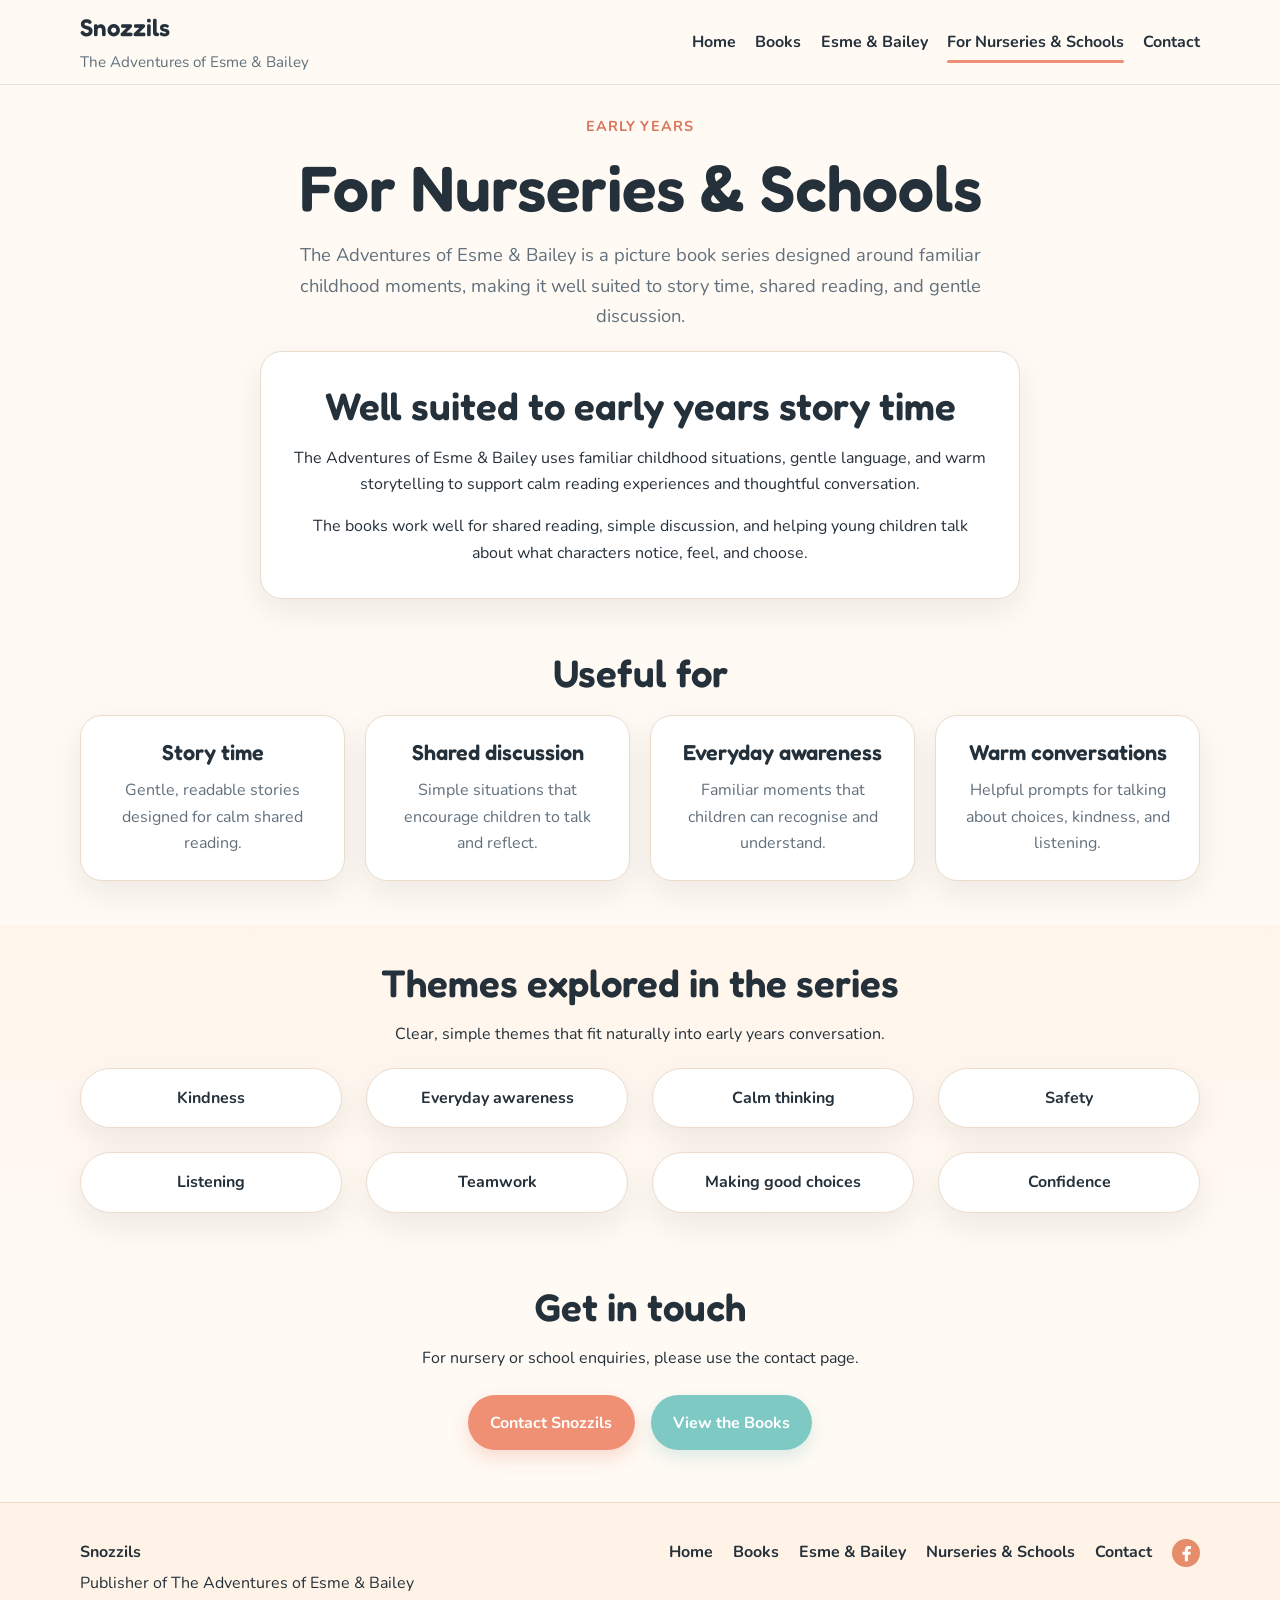
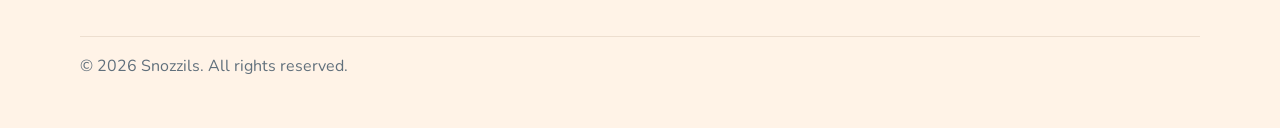
<file: nurseries-schools.html>
<!doctype html>
<html lang="en">
  <head>
    <meta charset="UTF-8" />
    <meta name="viewport" content="width=device-width, initial-scale=1.0" />
    <title>For Nurseries & Schools | Esme & Bailey</title>
    <meta
      name="description"
      content="Learn how The Adventures of Esme & Bailey can support story time and gentle discussion in early years settings."
    />
    <!-- Google tag (gtag.js) -->
    <script
      async
      src="https://www.googletagmanager.com/gtag/js?id=G-G6J64X65LK"
    ></script>
    <script>
      window.dataLayer = window.dataLayer || [];
      function gtag() {
        dataLayer.push(arguments);
      }
      gtag("js", new Date());

      gtag("config", "G-G6J64X65LK");
    </script>  
    <link rel="preconnect" href="https://fonts.googleapis.com" />
    <link rel="preconnect" href="https://fonts.gstatic.com" crossorigin />
    <link
      href="https://fonts.googleapis.com/css2?family=Fredoka:wght@400;500;600&family=Nunito:wght@400;600;700&display=swap"
      rel="stylesheet"
    />
    <link rel="stylesheet" href="css/styles.css" />
  </head>
  <body>
    <header class="site-header">
      <div class="container header-inner">
        <a href="index.html" class="brand" aria-label="Snozzils home">
          <span class="brand-name">Snozzils</span>
          <span class="brand-subtitle">The Adventures of Esme & Bailey</span>
        </a>

        <button
          class="nav-toggle"
          aria-expanded="false"
          aria-controls="site-nav"
          aria-label="Open menu"
        >
          <span></span>
          <span></span>
          <span></span>
        </button>

        <nav id="site-nav" class="site-nav">
          <a href="index.html">Home</a>
          <a href="/books/">Books</a>
          <a href="esme-bailey.html">Esme & Bailey</a>
          <a href="nurseries-schools.html" class="active"
            >For Nurseries & Schools</a
          >
          <a href="contact.html">Contact</a>
        </nav>
      </div>
    </header>

    <main>
      <section class="page-hero section">
        <div class="container centered-text narrow">
          <p class="eyebrow">Early Years</p>
          <h1>For Nurseries & Schools</h1>
          <p class="lead">
            The Adventures of Esme & Bailey is a picture book series designed
            around familiar childhood moments, making it well suited to story
            time, shared reading, and gentle discussion.
          </p>
        </div>
      </section>

      <section class="section">
        <div class="container narrow">
          <article class="card schools-intro-card">
            <h2>Well suited to early years story time</h2>
            <p>
              The Adventures of Esme & Bailey uses familiar childhood
              situations, gentle language, and warm storytelling to support calm
              reading experiences and thoughtful conversation.
            </p>
            <p>
              The books work well for shared reading, simple discussion, and
              helping young children talk about what characters notice, feel,
              and choose.
            </p>
          </article>
        </div>
      </section>

      <section class="section section-tight-top">
        <div class="container">
          <div class="section-heading">
            <h2>Useful for</h2>
          </div>

          <div class="schools-use-grid">
            <article class="card use-card">
              <h3>Story time</h3>
              <p>Gentle, readable stories designed for calm shared reading.</p>
            </article>

            <article class="card use-card">
              <h3>Shared discussion</h3>
              <p>
                Simple situations that encourage children to talk and reflect.
              </p>
            </article>

            <article class="card use-card">
              <h3>Everyday awareness</h3>
              <p>
                Familiar moments that children can recognise and understand.
              </p>
            </article>

            <article class="card use-card">
              <h3>Warm conversations</h3>
              <p>
                Helpful prompts for talking about choices, kindness, and
                listening.
              </p>
            </article>
          </div>
        </div>
      </section>

      <section class="section section-tint">
        <div class="container">
          <div class="section-heading">
            <h2>Themes explored in the series</h2>
            <p>
              Clear, simple themes that fit naturally into early years
              conversation.
            </p>
          </div>

          <div class="chips-grid">
            <div class="chip">Kindness</div>
            <div class="chip">Everyday awareness</div>
            <div class="chip">Calm thinking</div>
            <div class="chip">Safety</div>
            <div class="chip">Listening</div>
            <div class="chip">Teamwork</div>
            <div class="chip">Making good choices</div>
            <div class="chip">Confidence</div>
          </div>
        </div>
      </section>

      <section class="section final-cta">
        <div class="container centered-text">
          <h2>Get in touch</h2>
          <p>For nursery or school enquiries, please use the contact page.</p>
          <div class="button-row centered-buttons">
            <a class="button" href="contact.html">Contact Snozzils</a>
            <a class="button button-secondary" href="/books/">View the Books</a>
          </div>
        </div>
      </section>
    </main>

    <footer class="site-footer">
      <div class="container footer-inner">
        <div>
          <p class="footer-brand"><strong>Snozzils</strong></p>
          <p>Publisher of The Adventures of Esme & Bailey</p>
        </div>

        <nav class="footer-nav">
          <a href="/">Home</a>
          <a href="/books/">Books</a>
          <a href="esme-bailey.html">Esme & Bailey</a>
          <a href="nurseries-schools.html">Nurseries & Schools</a>
          <a href="contact.html">Contact</a>
          <a
            href="https://www.facebook.com/profile.php?id=61585542509320"
            target="_blank"
            class="social-link"
          >
            <img src="/images/fb.svg" alt="Facebook" />
          </a>
        </nav>
      </div>
      <div class="container footer-bottom">
        <p>&copy; 2026 Snozzils. All rights reserved.</p>
      </div>
    </footer>

    <script src="js/main.js"></script>
  </body>
</html>
</file>
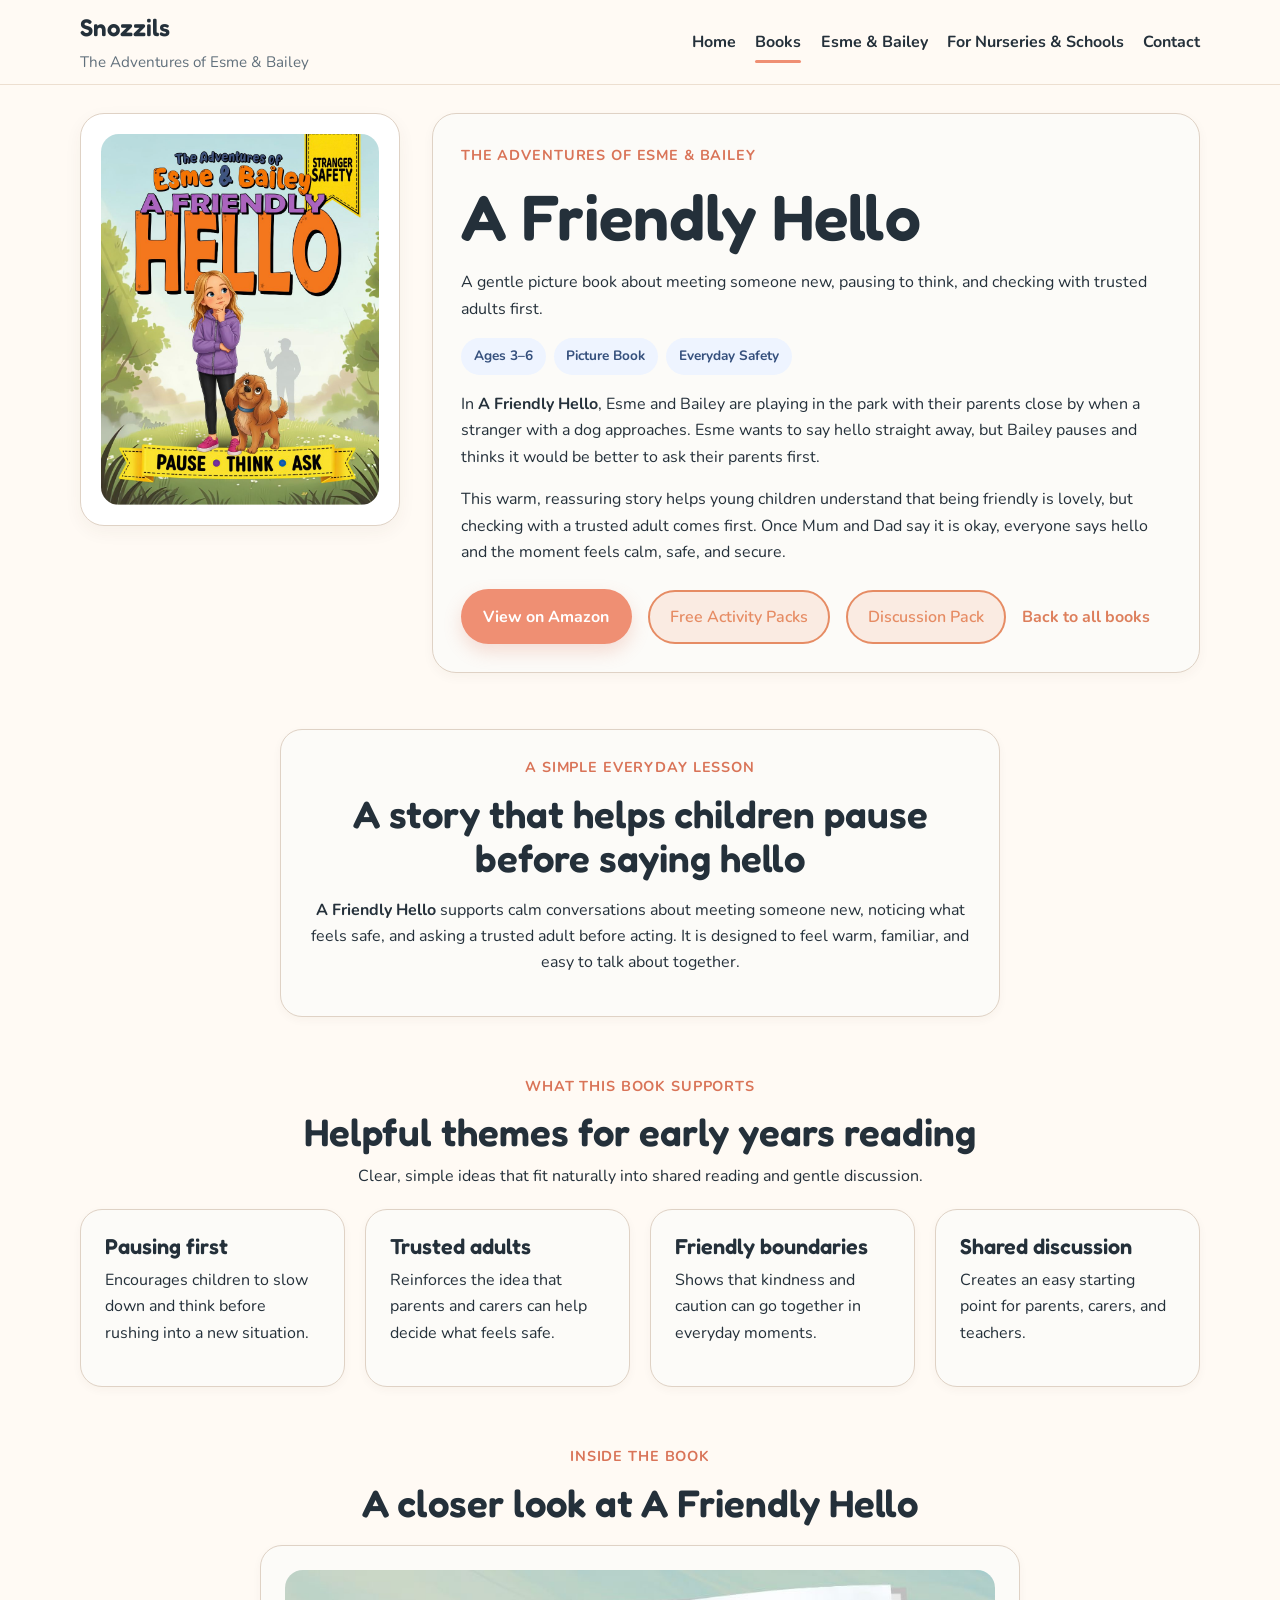
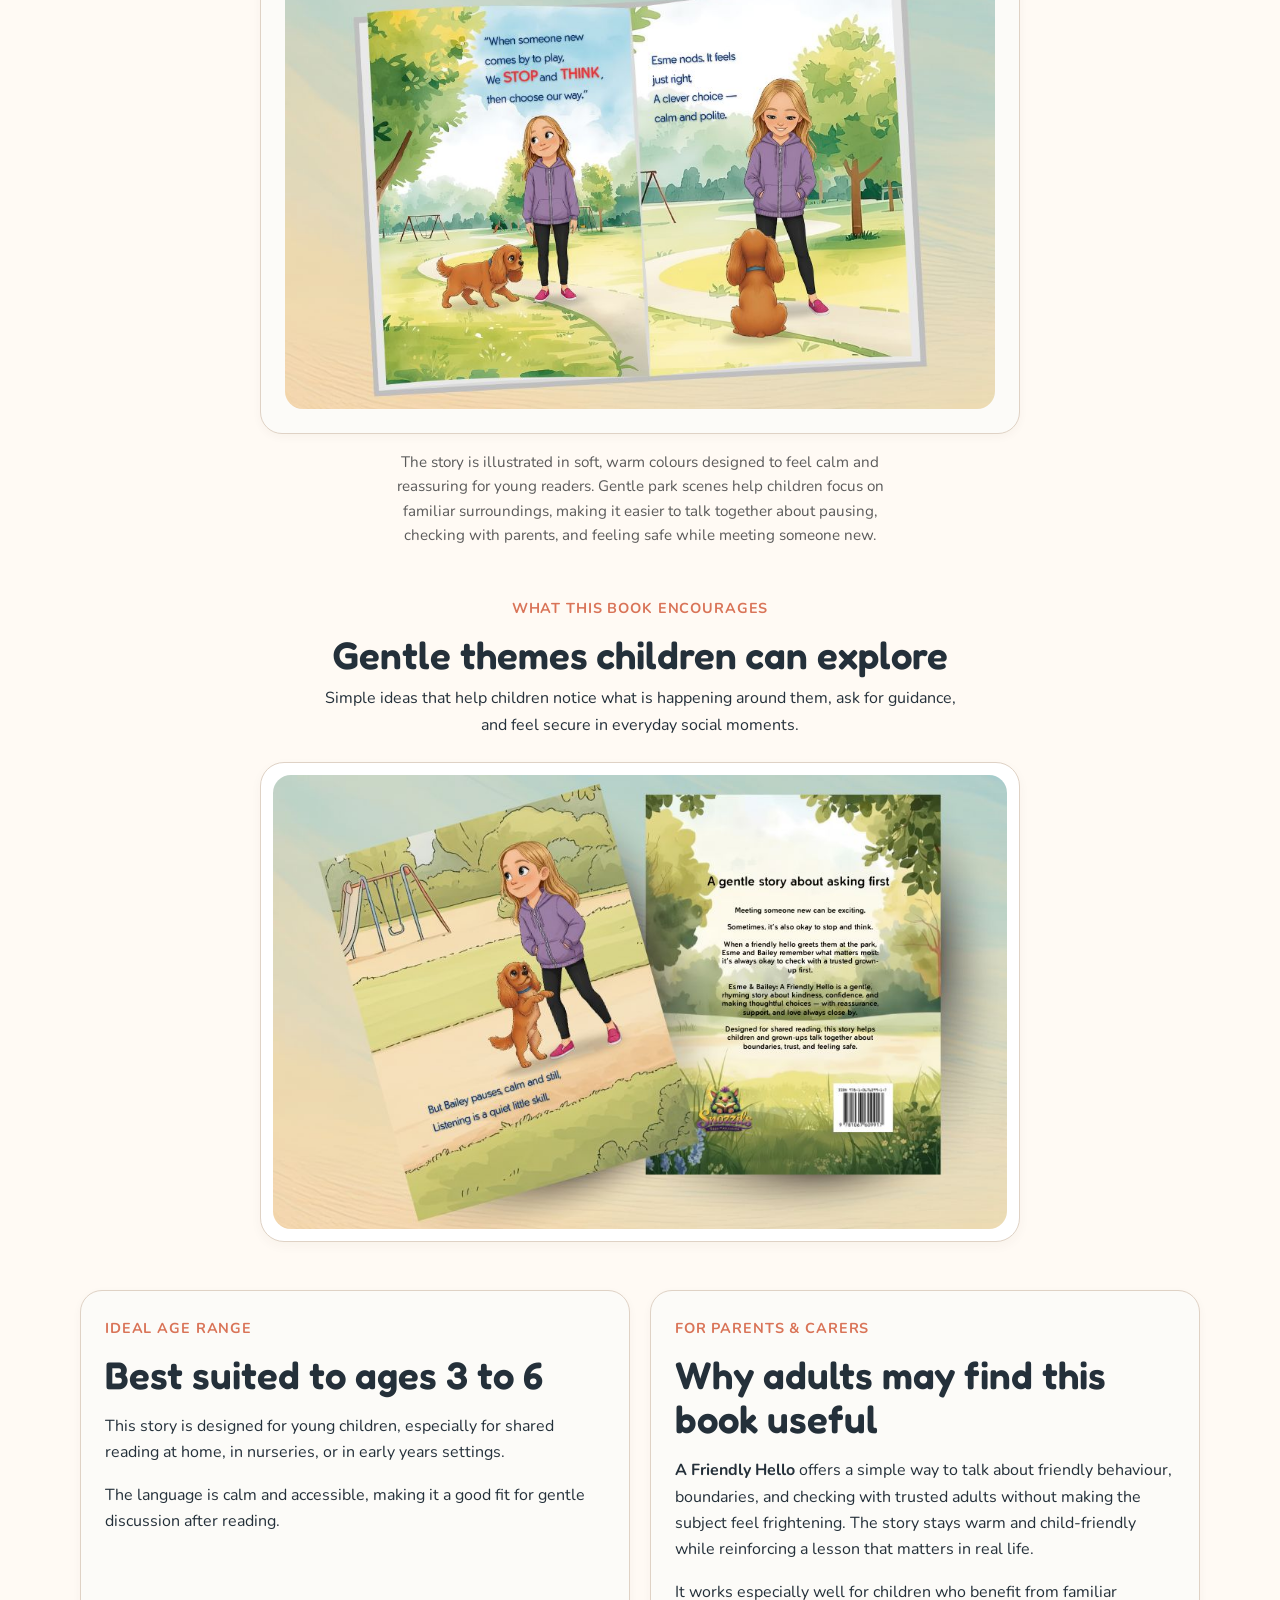
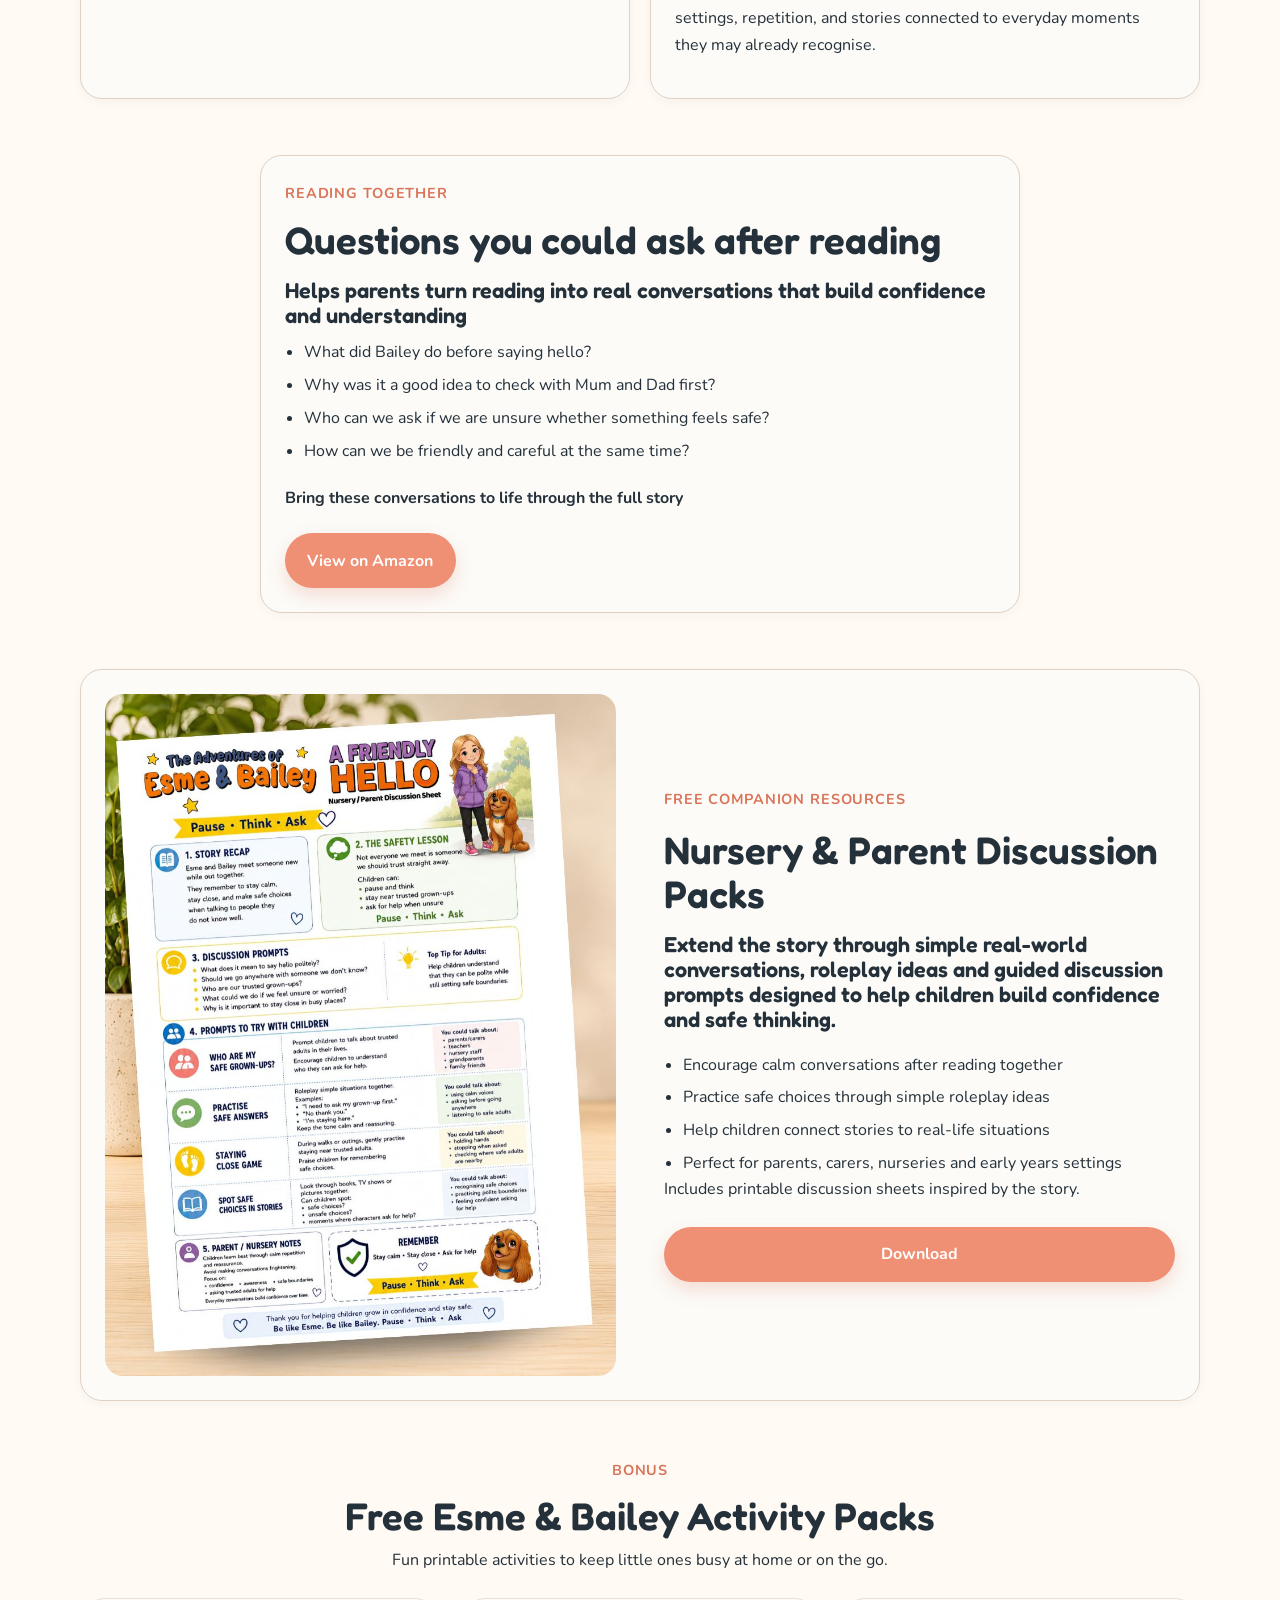
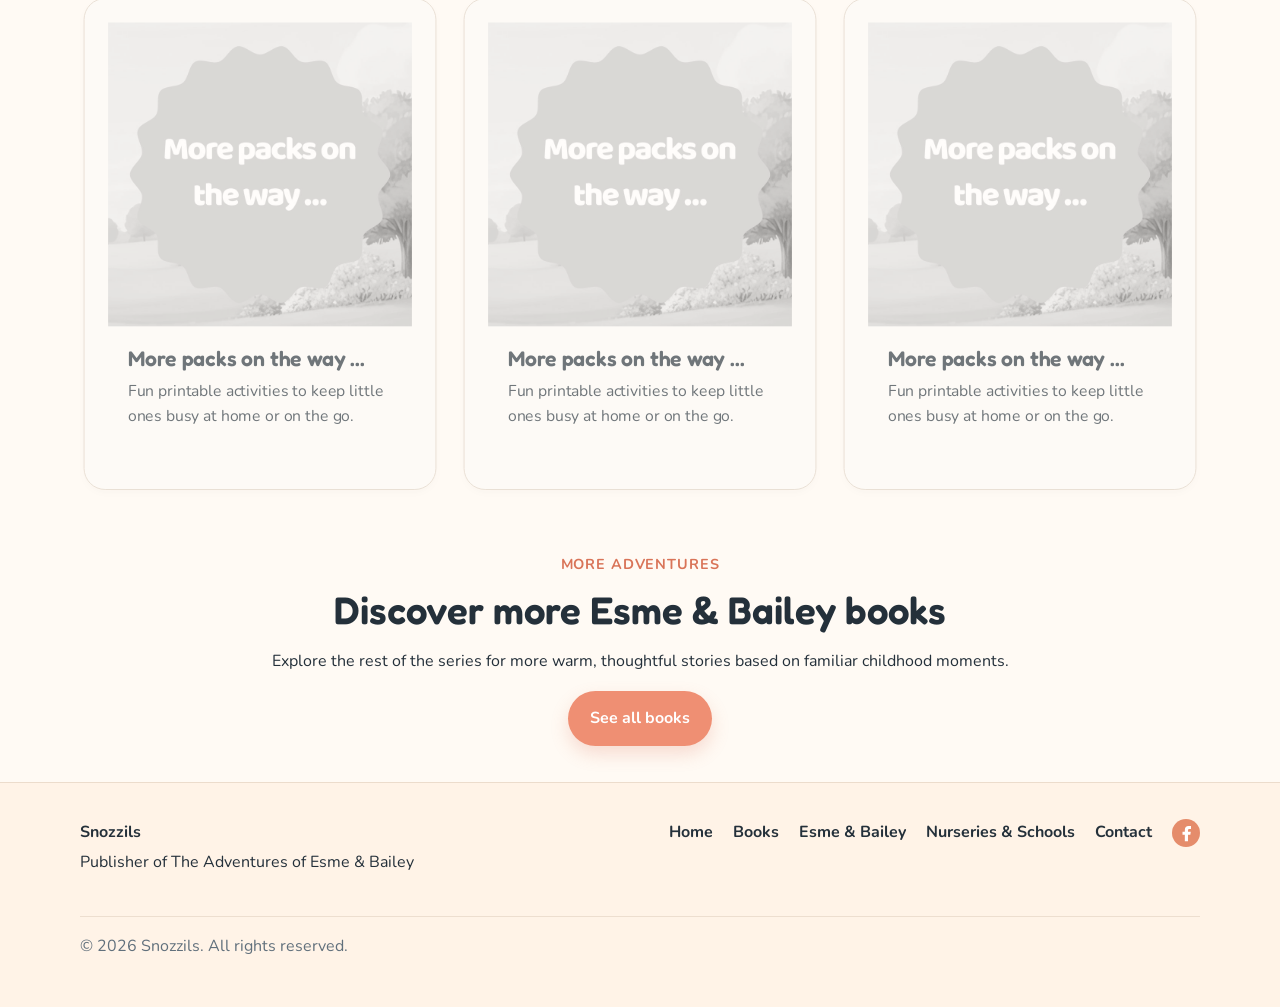
<file: books/a-friendly-hello.html>
<!doctype html>
<html lang="en">
  <head>
    <meta charset="UTF-8" />
    <meta name="viewport" content="width=device-width, initial-scale=1.0" />
    <title>
      A Friendly Hello – Children's Picture Book About Safe Greetings and
      Checking with Trusted Adults (Ages 3–6)
    </title>
    <meta
      name="description"
      content="A Friendly Hello is a gentle children's picture book about meeting someone new, pausing to think, and checking with trusted adults first. Perfect for ages 3–6."
    />
    <!-- Google tag (gtag.js) -->
    <script
      async
      src="https://www.googletagmanager.com/gtag/js?id=G-G6J64X65LK"
    ></script>
    <script>
      window.dataLayer = window.dataLayer || [];
      function gtag() {
        dataLayer.push(arguments);
      }
      gtag("js", new Date());
      gtag("config", "G-G6J64X65LK");
    </script>
    <link
      rel="canonical"
      href="https://www.snozzils.co.uk/books/a-friendly-hello.html"
    />
    <script src="/js/analytics.js"></script>
    <link rel="preconnect" href="https://fonts.googleapis.com" />
    <link rel="preconnect" href="https://fonts.gstatic.com" crossorigin />
    <link
      href="https://fonts.googleapis.com/css2?family=Fredoka:wght@400;500;600&family=Nunito:wght@400;600;700&display=swap"
      rel="stylesheet"
    />

    <link rel="stylesheet" href="/css/styles.css" />
    <link rel="stylesheet" href="/css/books.css" />
  </head>
  <body>
    <header class="site-header">
      <div class="container header-inner">
        <a href="/" class="brand" aria-label="Snozzils home">
          <span class="brand-name">Snozzils</span>
          <span class="brand-subtitle">The Adventures of Esme & Bailey</span>
        </a>

        <button
          class="nav-toggle"
          aria-expanded="false"
          aria-controls="site-nav"
          aria-label="Open menu"
        >
          <span></span>
          <span></span>
          <span></span>
        </button>

        <nav id="site-nav" class="site-nav">
          <a href="/">Home</a>
          <a href="/books/" class="active">Books</a>
          <a href="/esme-bailey.html">Esme &amp; Bailey</a>
          <a href="/nurseries-schools.html">For Nurseries &amp; Schools</a>
          <a href="/contact.html">Contact</a>
        </nav>
      </div>
    </header>

    <main>
      <!-- HERO -->
      <section class="book-hero section">
        <div class="container book-hero-grid">
          <div class="book-cover-panel">
            <img
              src="/images/books/friendly-hello.jpg"
              alt="Cover of A Friendly Hello by Snozzils"
            />
          </div>

          <div class="book-summary-panel">
            <p class="eyebrow">The Adventures of Esme &amp; Bailey</p>

            <h1>A Friendly Hello</h1>

            <p class="book-subtitle">
              A gentle picture book about meeting someone new, pausing to think,
              and checking with trusted adults first.
            </p>

            <div class="detail-badges">
              <span>Ages 3–6</span>
              <span>Picture Book</span>
              <span>Everyday Safety</span>
            </div>

            <p class="book-summary-text">
              In <strong>A Friendly Hello</strong>, Esme and Bailey are playing
              in the park with their parents close by when a stranger with a dog
              approaches. Esme wants to say hello straight away, but Bailey
              pauses and thinks it would be better to ask their parents first.
            </p>
            <p>
              This warm, reassuring story helps young children understand that
              being friendly is lovely, but checking with a trusted adult comes
              first. Once Mum and Dad say it is okay, everyone says hello and
              the moment feels calm, safe, and secure.
            </p>

            <div class="detail-actions">
              <a
                class="button"
                href="https://amzn.eu/d/0efbyoM5"
                target="_blank"
                rel="noopener"
                data-tracking="hero"
                data-book="a_friendly_hello"
                data-page="default"                    
              >
                View on Amazon
              </a>
              <a href="#activity-pack" class="btn-secondary">
                Free Activity Packs
              </a>
              <a href="#discussion-pack" class="btn-secondary">
                Discussion Pack
              </a>              
              <a href="/books/" class="text-link">Back to all books</a>
            </div>
          </div>
        </div>
      </section>

      <!-- REVIEWS -->

      <!-- MAIN MESSAGE -->
      <section class="section">
        <div class="container narrow">
          <div class="detail-card centered-card">
            <p class="eyebrow">A Simple Everyday Lesson</p>
            <h2>A story that helps children pause before saying hello</h2>
            <p>
              <strong>A Friendly Hello</strong> supports calm conversations
              about meeting someone new, noticing what feels safe, and asking a
              trusted adult before acting. It is designed to feel warm,
              familiar, and easy to talk about together.
            </p>
          </div>
        </div>
      </section>

      <!-- BENEFITS -->
      <section class="section">
        <div class="container">
          <div class="section-heading centered-text">
            <p class="eyebrow">What This Book Supports</p>
            <h2>Helpful themes for early years reading</h2>
            <p>
              Clear, simple ideas that fit naturally into shared reading and
              gentle discussion.
            </p>
          </div>

          <div class="benefit-grid">
            <article class="detail-card benefit-card">
              <h3>Pausing first</h3>
              <p>
                Encourages children to slow down and think before rushing into a
                new situation.
              </p>
            </article>

            <article class="detail-card benefit-card">
              <h3>Trusted adults</h3>
              <p>
                Reinforces the idea that parents and carers can help decide what
                feels safe.
              </p>
            </article>

            <article class="detail-card benefit-card">
              <h3>Friendly boundaries</h3>
              <p>
                Shows that kindness and caution can go together in everyday
                moments.
              </p>
            </article>

            <article class="detail-card benefit-card">
              <h3>Shared discussion</h3>
              <p>
                Creates an easy starting point for parents, carers, and
                teachers.
              </p>
            </article>
          </div>
        </div>
      </section>

      <!-- INSIDE THE BOOK -->
      <section class="section alt-bg">
        <div class="container narrow">
          <div class="section-heading centered-text">
            <p class="eyebrow">Inside the Book</p>
            <h2>A closer look at A Friendly Hello</h2>
          </div>

          <div class="detail-card preview-card">
            <img
              src="/images/books/a-friendly-hello/spread-01.jpg"
              alt="Interior spread from A Friendly Hello"
            />
          </div>

          <p class="preview-caption">
            The story is illustrated in soft, warm colours designed to feel calm
            and reassuring for young readers. Gentle park scenes help children
            focus on familiar surroundings, making it easier to talk together
            about pausing, checking with parents, and feeling safe while meeting
            someone new.
          </p>
        </div>
      </section>

      <!-- OPTIONAL SECOND VISUAL -->
      <section class="section section-tight">
        <div class="section-heading">
          <p class="eyebrow">What this book encourages</p>
          <h2>Gentle themes children can explore</h2>
          <p class="section-intro">
            Simple ideas that help children notice what is happening around
            them, ask for guidance, and feel secure in everyday social moments.
          </p>
        </div>

        <div class="preview-card">
          <img
            src="/images/books/a-friendly-hello/feature-graphic-01.jpg"
            alt="Themes explored in A Friendly Hello"
          />
        </div>
      </section>

      <!-- AGE + PARENT VALUE -->
      <section class="section">
        <div class="container detail-grid detail-grid-tight">
          <article class="detail-card">
            <p class="eyebrow">Ideal Age Range</p>
            <h2>Best suited to ages 3 to 6</h2>
            <p>
              This story is designed for young children, especially for shared
              reading at home, in nurseries, or in early years settings.
            </p>
            <p>
              The language is calm and accessible, making it a good fit for
              gentle discussion after reading.
            </p>
          </article>

          <article class="detail-card">
            <p class="eyebrow">For Parents &amp; Carers</p>
            <h2>Why adults may find this book useful</h2>
            <p>
              <strong>A Friendly Hello</strong> offers a simple way to talk
              about friendly behaviour, boundaries, and checking with trusted
              adults without making the subject feel frightening. The story
              stays warm and child-friendly while reinforcing a lesson that
              matters in real life.
            </p>
            <p>
              It works especially well for children who benefit from familiar
              settings, repetition, and stories connected to everyday moments
              they may already recognise.
            </p>
          </article>
        </div>
      </section>

      <!-- READING TOGETHER -->
      <section class="section">
        <div class="container narrow">
          <div class="detail-card">
            <p class="eyebrow">Reading Together</p>
            <h2>Questions you could ask after reading</h2>
            <h3>
              Helps parents turn reading into real conversations that build
              confidence and understanding
            </h3>
            <ul class="detail-list">
              <li>What did Bailey do before saying hello?</li>
              <li>Why was it a good idea to check with Mum and Dad first?</li>
              <li>
                Who can we ask if we are unsure whether something feels safe?
              </li>
              <li>How can we be friendly and careful at the same time?</li>
            </ul>
            <h4>Bring these conversations to life through the full story</h4>
            <a class="button" href="https://amzn.eu/d/0efbyoM5" 
                target="_blank" 
                data-tracking="read_together"
                data-book="a_friendly_hello"
                data-page="default"  
              >
              View on Amazon
            </a>
          </div>
        </div>
      </section>

      <!-- DISCUSSION PACKS -->
      <section id="discussion-pack" class="section">
        <div class="container">
          <article class="detail-card discussion-card">
            <div class="discussion-card-image">
              <img
                src="/images/discussion-packs/a-friendly-hello-discussion-pack.jpg"
                alt="Preview of the A Friendly Hello nursery and parent discussion pack"
              />
            </div>

            <div class="discussion-card-content">
              <p class="eyebrow">Free Companion Resources</p>

              <h2>Nursery & Parent Discussion Packs</h2>

              <h3>
                Extend the story through simple real-world conversations,
                roleplay ideas and guided discussion prompts designed to help
                children build confidence and safe thinking.
              </h3>

              <ul class="detail-list">
                <li>Encourage calm conversations after reading together</li>
                <li>Practice safe choices through simple roleplay ideas</li>
                <li>Help children connect stories to real-life situations</li>
                <li>
                  Perfect for parents, carers, nurseries and early years
                  settings
                </li>
              </ul>

              <p>Includes printable discussion sheets inspired by the story.</p>

              <a
                class="button"
                href="https://drive.google.com/file/d/1KPNedkkdkDBbUcw9tJkV21ZY236Faqau/view?usp=sharing"
                target="_blank"
                rel="noopener"
                data-tracking="discussion_pack_download"
                data-book="a-friendly-hello"
                data-page="discussion-pack"
              >
                Download
              </a>
            </div>
          </article>
        </div>
      </section>

      <!-- BONUS DOWNLOADS -->
      <section id="activity-pack" class="section alt-bg">
        <div class="container">
          <div class="section-heading centered-text">
            <p class="eyebrow">Bonus</p>
            <h2>Free Esme &amp; Bailey Activity Packs</h2>
            <p>
              Fun printable activities to keep little ones busy at home or on
              the go.
            </p>
          </div>

          <div class="bonus-grid">
            <article class="detail-card coming-soon-card">
              <img
                src="/images/activity-packs/coming-soon.jpg"
                alt="Coming soon activity pack preview"
              />

              <div class="bonus-card-content">
                <h3>More packs on the way ...</h3>
                <p>
                  Fun printable activities to keep little ones busy at home or
                  on the go.
                </p>
              </div>
            </article>

            <article class="detail-card coming-soon-card">
              <img
                src="/images/activity-packs/coming-soon.jpg"
                alt="Coming soon activity pack preview"
              />

              <div class="bonus-card-content">
                <h3>More packs on the way ...</h3>
                <p>
                  Fun printable activities to keep little ones busy at home or
                  on the go.
                </p>
              </div>
            </article>

            <article class="detail-card coming-soon-card">
              <img
                src="/images/activity-packs/coming-soon.jpg"
                alt="Coming soon activity pack preview"
              />

              <div class="bonus-card-content">
                <h3>More packs on the way ...</h3>
                <p>
                  Fun printable activities to keep little ones busy at home or
                  on the go.
                </p>
              </div>
            </article>
          </div>
        </div>
      </section>

      <!-- SERIES CTA -->
      <section class="section final-cta">
        <div class="container centered-text narrow">
          <p class="eyebrow">More Adventures</p>
          <h2>Discover more Esme &amp; Bailey books</h2>
          <p>
            Explore the rest of the series for more warm, thoughtful stories
            based on familiar childhood moments.
          </p>
          <a class="button" href="/books/">See all books</a>
        </div>
      </section>
    </main>

    <footer class="site-footer">
      <div class="container footer-inner">
        <div>
          <p class="footer-brand"><strong>Snozzils</strong></p>
          <p>Publisher of The Adventures of Esme &amp; Bailey</p>
        </div>

        <nav class="footer-nav">
          <a href="/">Home</a>
          <a href="/books/">Books</a>
          <a href="/esme-bailey.html">Esme &amp; Bailey</a>
          <a href="/nurseries-schools.html">Nurseries &amp; Schools</a>
          <a href="/contact.html">Contact</a>
          <a
            href="https://www.facebook.com/profile.php?id=61585542509320"
            target="_blank"
            class="social-link"
          >
            <img src="/images/fb.svg" alt="Facebook" />
          </a>
        </nav>
      </div>
      <div class="container footer-bottom">
        <p>&copy; 2026 Snozzils. All rights reserved.</p>
      </div>
    </footer>

    <a
      href="https://amzn.eu/d/0efbyoM5"
      class="floating-amazon-cta"
      id="floatingAmazonCta"
      target="_blank"
      rel="noopener noreferrer"
      data-tracking="sticky"
      data-book="a_friendly_hello"
      data-page="default"  
    >
      View on Amazon
    </a>

    <script src="/js/main.js"></script>
    <script src="/js/floating-cta.js"></script>
  </body>
</html>
</file>
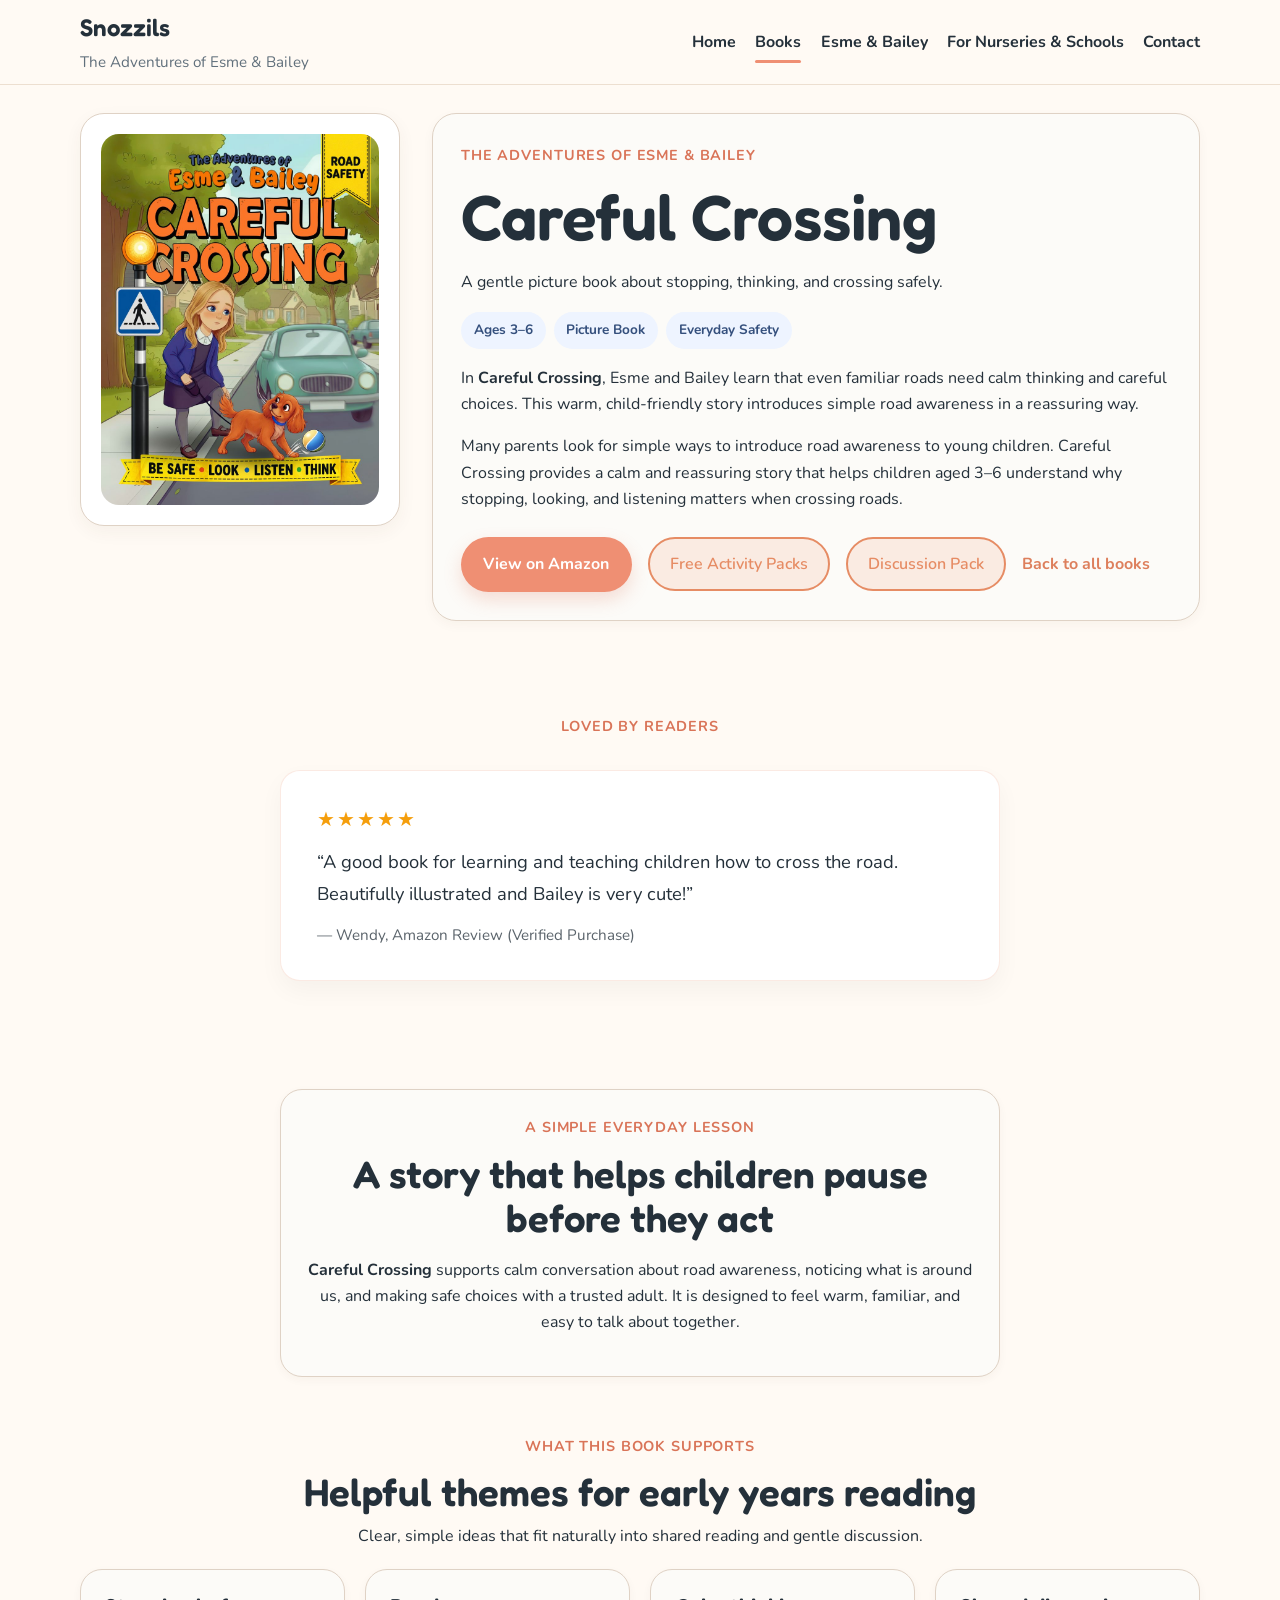
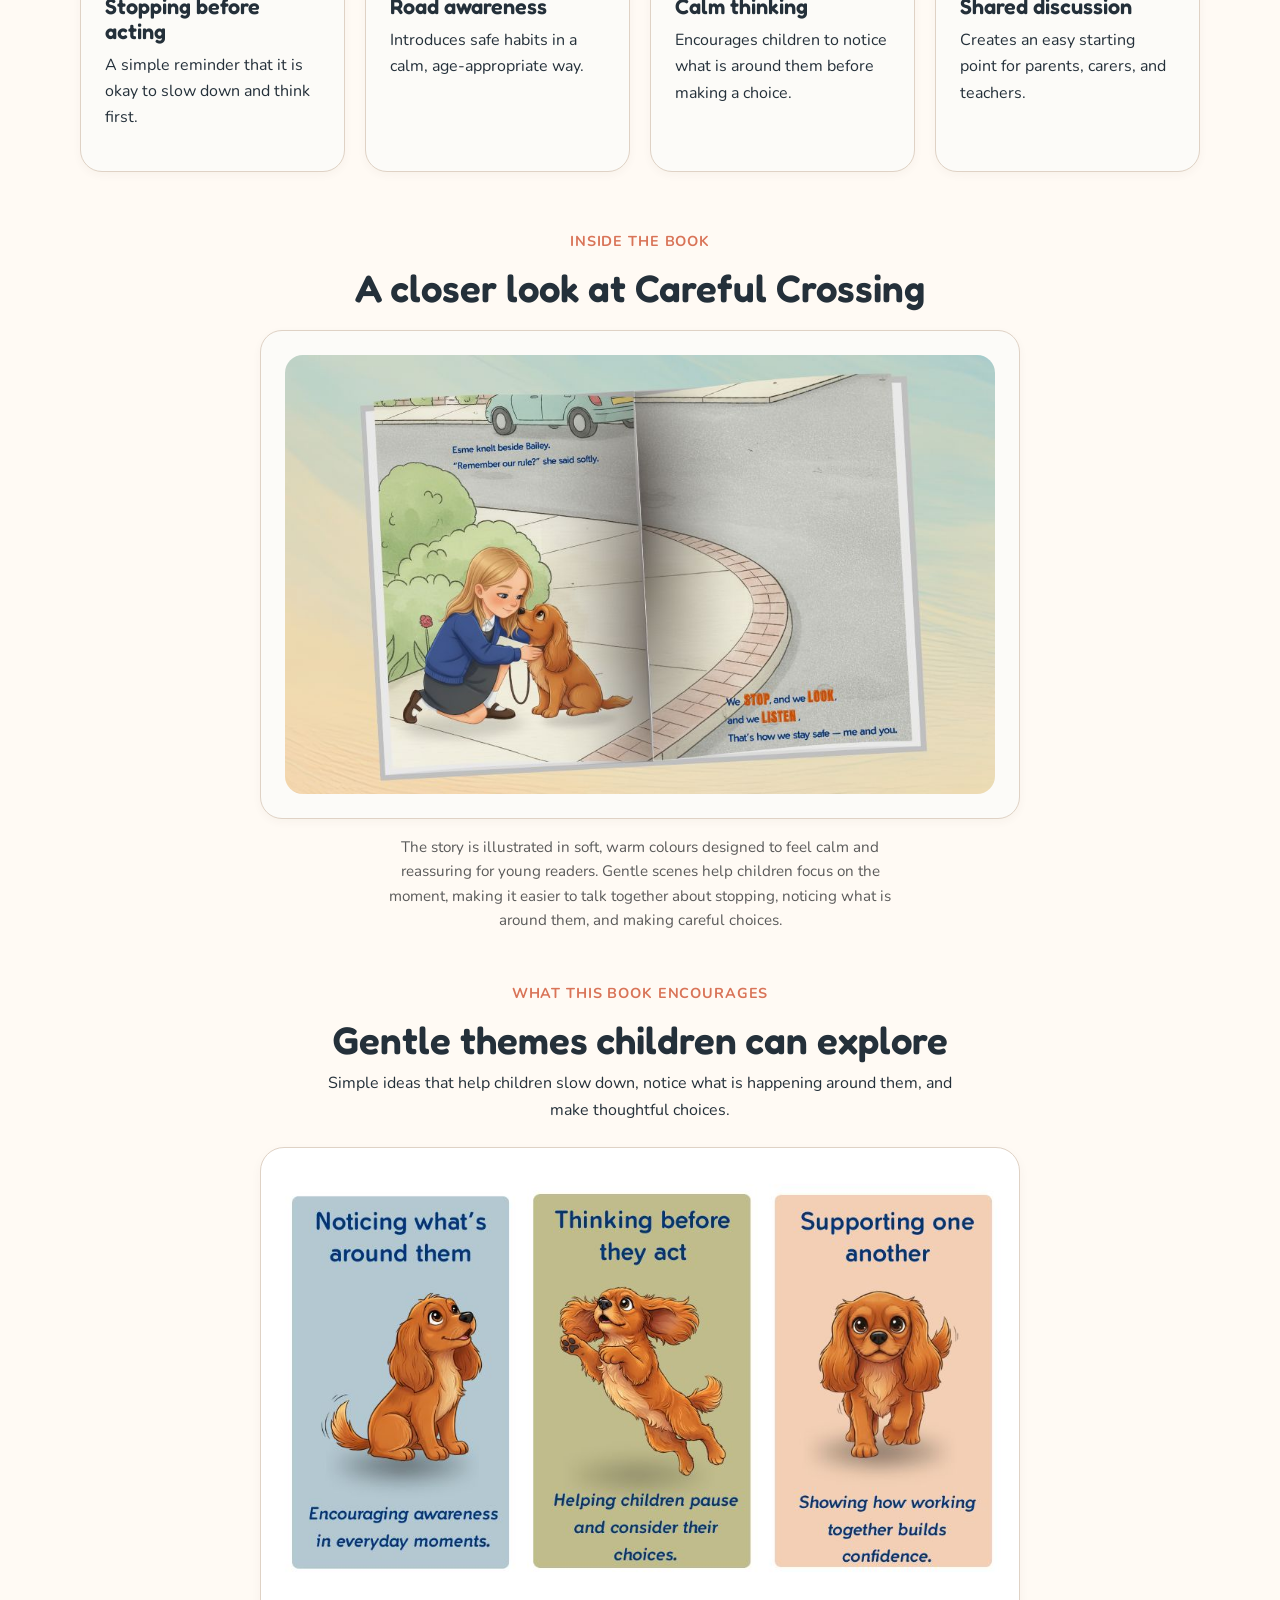
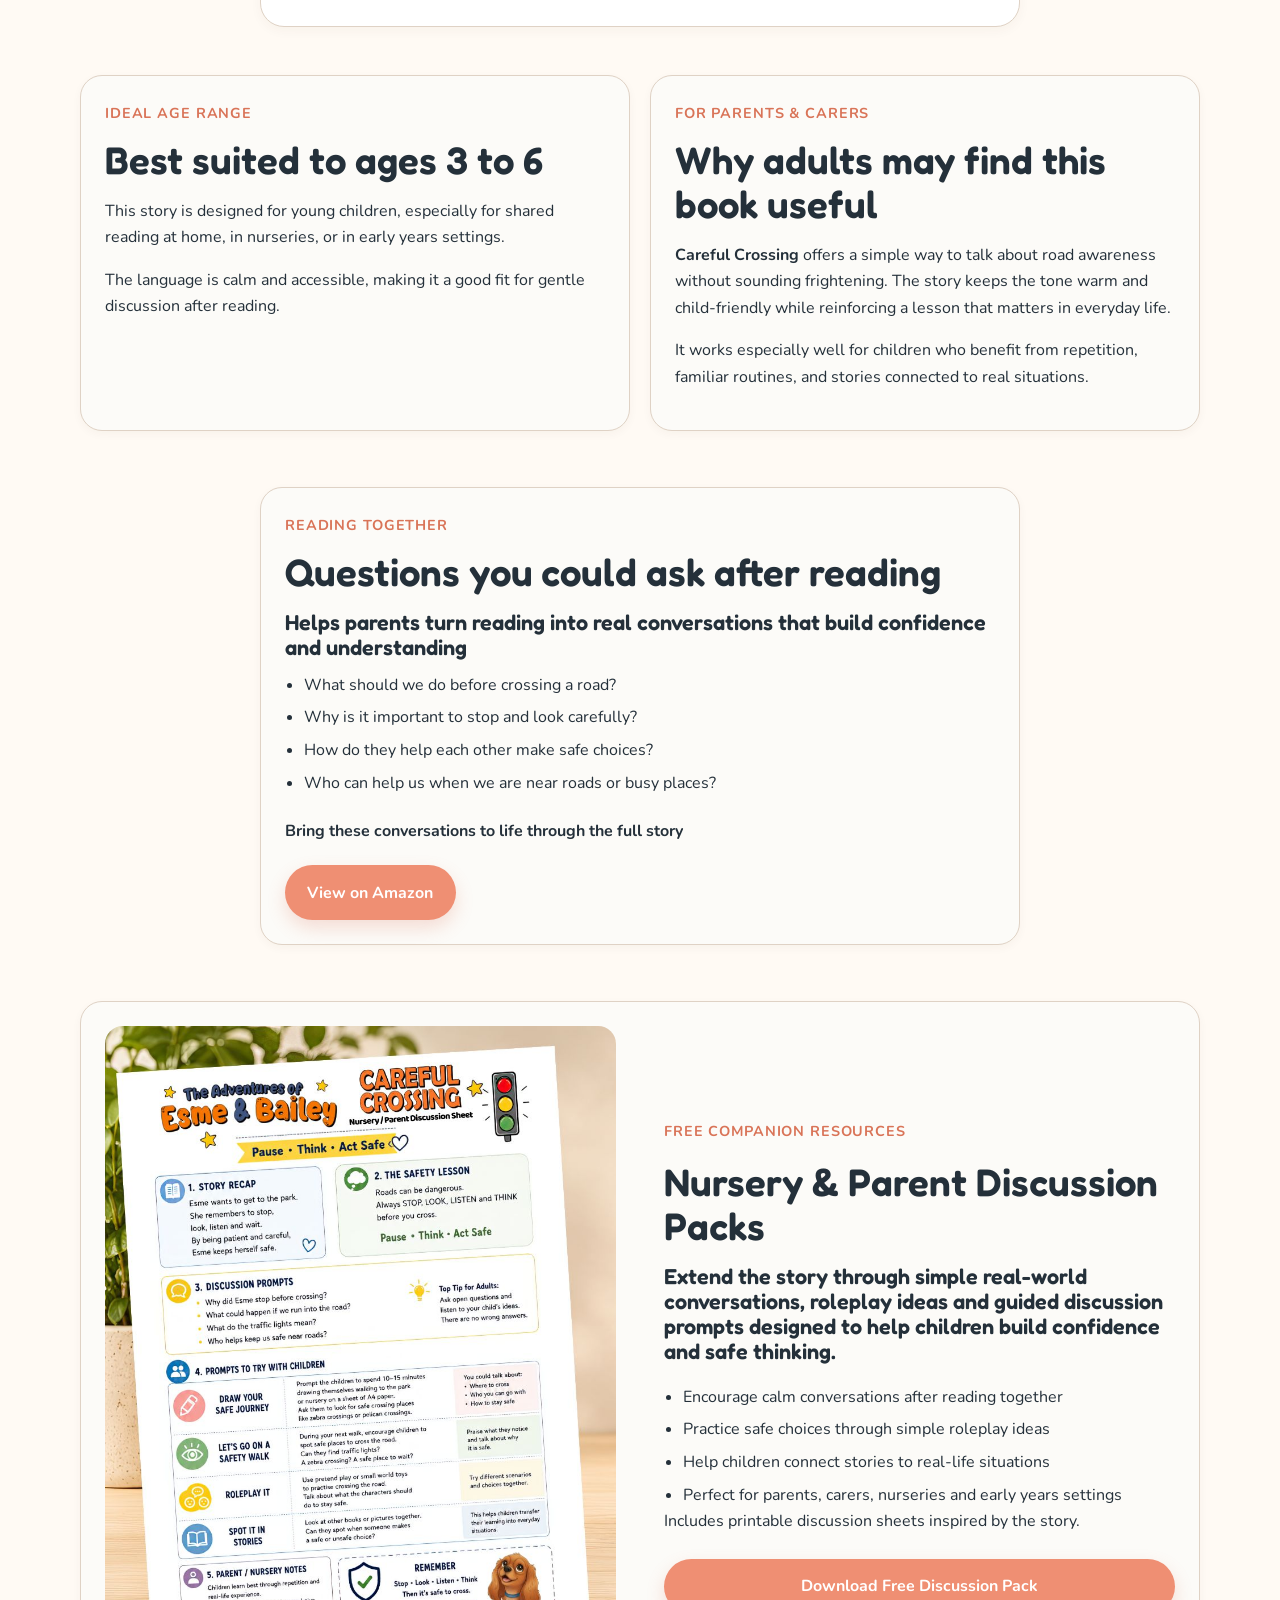
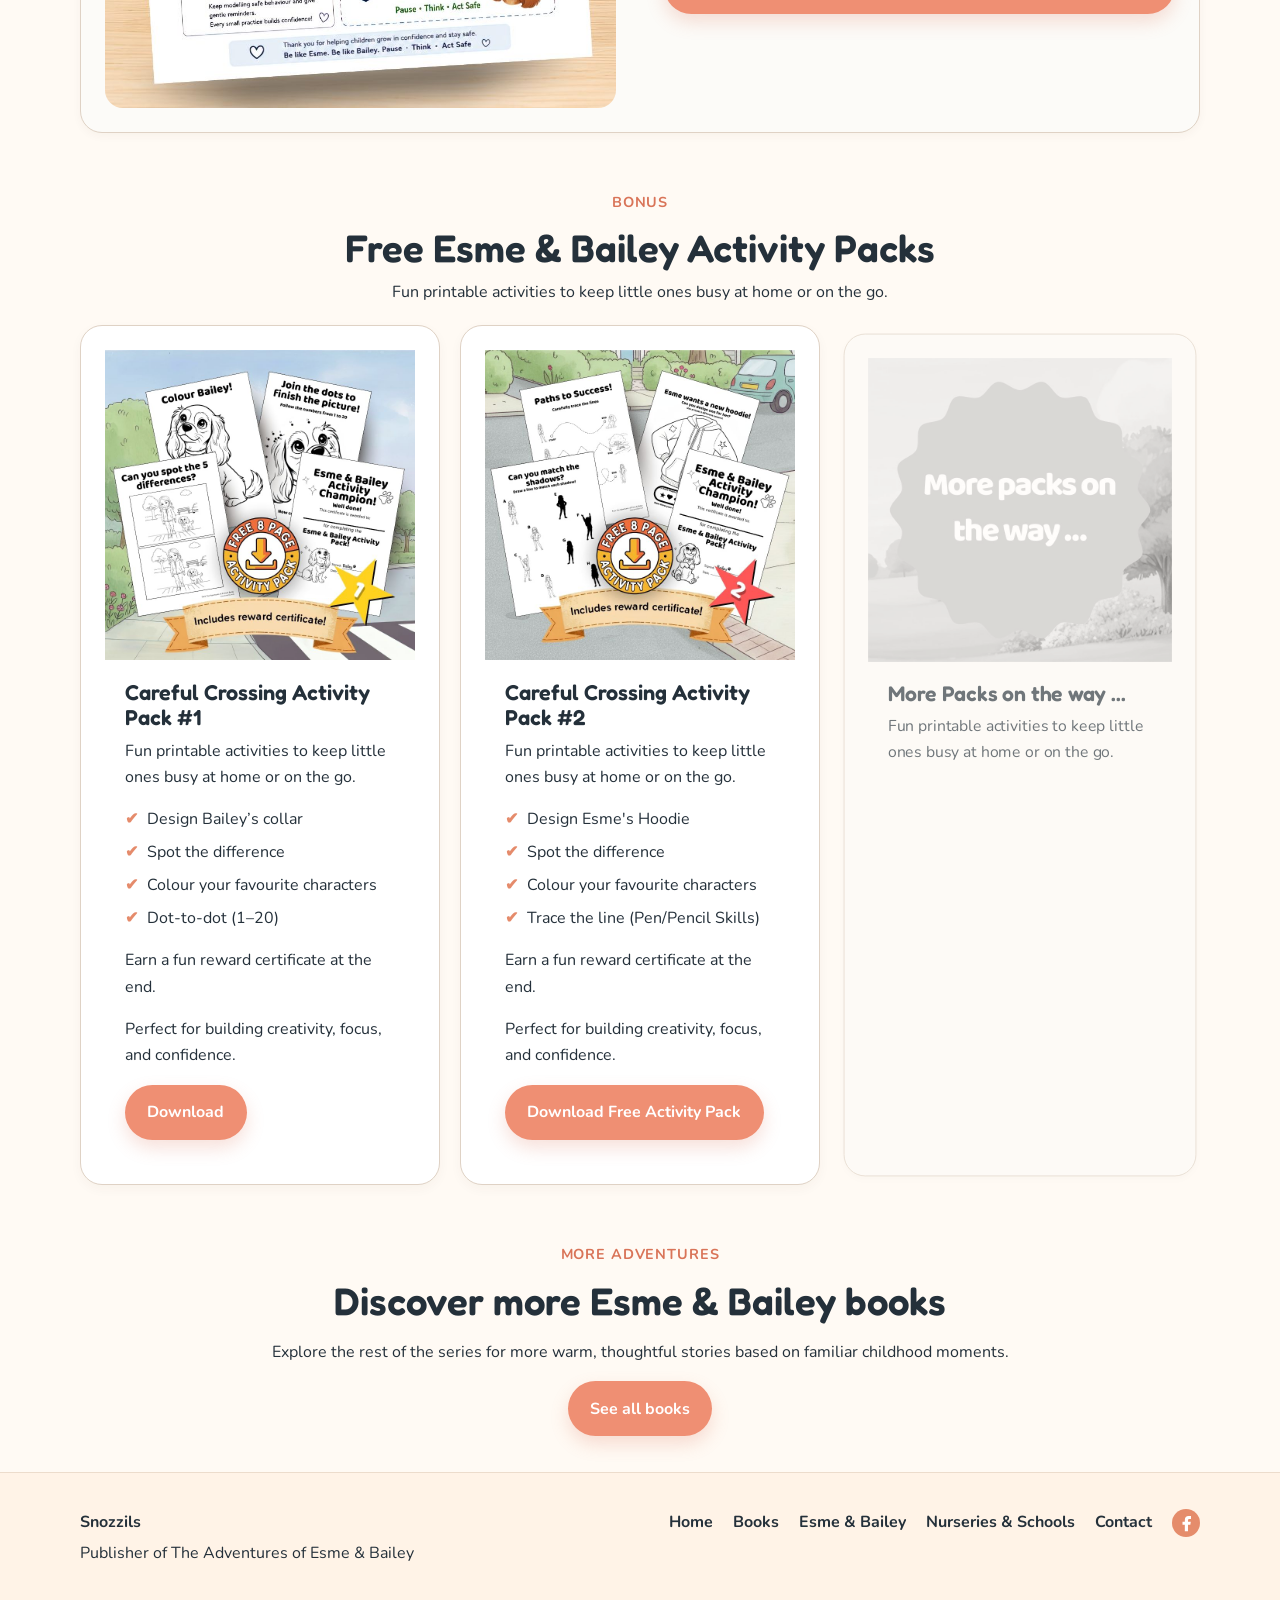
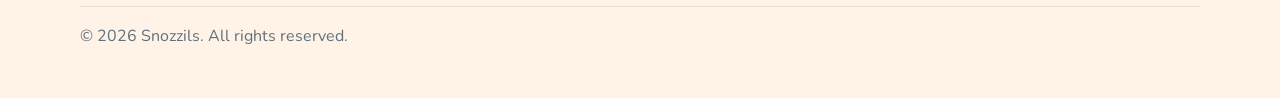
<file: books/careful-crossing.html>
<!doctype html>
<html lang="en">
  <head>
    <meta charset="UTF-8" />
    <meta name="viewport" content="width=device-width, initial-scale=1.0" />
    <title>
      Careful Crossing – Children's Picture Book About Road Safety (Ages 3–6)
    </title>
    <meta
      name="description"
      content="Careful Crossing is a gentle children's picture book teaching road awareness and calm thinking. Perfect for ages 3–6, helping children learn to stop, think, and cross safely."
    />
    <!-- Google tag (gtag.js) -->
    <script
      async
      src="https://www.googletagmanager.com/gtag/js?id=G-G6J64X65LK"
    ></script>
    <script>
      window.dataLayer = window.dataLayer || [];
      function gtag() {
        dataLayer.push(arguments);
      }
      gtag("js", new Date());
      gtag("config", "G-G6J64X65LK");
    </script>
    <link
      rel="canonical"
      href="https://www.snozzils.co.uk/books/careful-crossing.html"
    />
    <script src="/js/analytics.js"></script>
    <link rel="preconnect" href="https://fonts.googleapis.com" />
    <link rel="preconnect" href="https://fonts.gstatic.com" crossorigin />
    <link
      href="https://fonts.googleapis.com/css2?family=Fredoka:wght@400;500;600&family=Nunito:wght@400;600;700&display=swap"
      rel="stylesheet"
    />

    <link rel="stylesheet" href="/css/styles.css" />
    <link rel="stylesheet" href="/css/books.css" />
  </head>
  <body>
    <header class="site-header">
      <div class="container header-inner">
        <a href="/index.html" class="brand" aria-label="Snozzils home">
          <span class="brand-name">Snozzils</span>
          <span class="brand-subtitle">The Adventures of Esme & Bailey</span>
        </a>

        <button
          class="nav-toggle"
          aria-expanded="false"
          aria-controls="site-nav"
          aria-label="Open menu"
        >
          <span></span>
          <span></span>
          <span></span>
        </button>

        <nav id="site-nav" class="site-nav">
          <a href="/">Home</a>
          <a href="/books/" class="active">Books</a>
          <a href="/esme-bailey.html">Esme &amp; Bailey</a>
          <a href="/nurseries-schools.html">For Nurseries &amp; Schools</a>
          <a href="/contact.html">Contact</a>
        </nav>
      </div>
    </header>

    <main>
      <!-- HERO -->
      <section class="book-hero section">
        <div class="container book-hero-grid">
          <div class="book-cover-panel">
            <img
              src="/images/books/careful-crossing.jpg"
              alt="Cover of Careful Crossing by Snozzils"
            />
          </div>

          <div class="book-summary-panel">
            <p class="eyebrow">The Adventures of Esme & Bailey</p>

            <h1>Careful Crossing</h1>

            <p class="book-subtitle">
              A gentle picture book about stopping, thinking, and crossing
              safely.
            </p>

            <div class="detail-badges">
              <span>Ages 3–6</span>
              <span>Picture Book</span>
              <span>Everyday Safety</span>
            </div>

            <p class="book-summary-text">
              In <strong>Careful Crossing</strong>, Esme and Bailey learn that
              even familiar roads need calm thinking and careful choices. This
              warm, child-friendly story introduces simple road awareness in a
              reassuring way.
            </p>
            <p>
              Many parents look for simple ways to introduce road awareness to
              young children. Careful Crossing provides a calm and reassuring
              story that helps children aged 3–6 understand why stopping,
              looking, and listening matters when crossing roads.
            </p>

            <div class="detail-actions">
              <a
                class="button"
                href="https://amzn.eu/d/08nSRtju"
                target="_blank"
                rel="noopener"
                data-tracking="hero"
                data-book="careful-crossing"
                data-page="default"
              >
                View on Amazon
              </a>

              <a href="#activity-pack" class="btn-secondary">
                Free Activity Packs
              </a>

             <a href="#discussion-pack" class="btn-secondary">
                Discussion Pack
              </a>

              <a href="/books/" class="text-link">Back to all books</a>
            </div>
          </div>
        </div>
      </section>

      <!-- REVIEWS -->
      <section class="review-section">
        <p class="eyebrow">LOVED BY READERS</p>
        <div class="review-highlight">
          <div class="review-stars">★★★★★</div>
          <p class="review-text">
            “A good book for learning and teaching children how to cross the
            road. Beautifully illustrated and Bailey is very cute!”
          </p>
          <p class="review-meta">— Wendy, Amazon Review (Verified Purchase)</p>
        </div>
      </section>

      <!-- MAIN MESSAGE -->
      <section class="section">
        <div class="container narrow">
          <div class="detail-card centered-card">
            <p class="eyebrow">A Simple Everyday Lesson</p>
            <h2>A story that helps children pause before they act</h2>
            <p>
              <strong>Careful Crossing</strong> supports calm conversation about
              road awareness, noticing what is around us, and making safe
              choices with a trusted adult. It is designed to feel warm,
              familiar, and easy to talk about together.
            </p>
          </div>
        </div>
      </section>

      <!-- BENEFITS -->
      <section class="section">
        <div class="container">
          <div class="section-heading centered-text">
            <p class="eyebrow">What This Book Supports</p>
            <h2>Helpful themes for early years reading</h2>
            <p>
              Clear, simple ideas that fit naturally into shared reading and
              gentle discussion.
            </p>
          </div>

          <div class="benefit-grid">
            <article class="detail-card benefit-card">
              <h3>Stopping before acting</h3>
              <p>
                A simple reminder that it is okay to slow down and think first.
              </p>
            </article>

            <article class="detail-card benefit-card">
              <h3>Road awareness</h3>
              <p>Introduces safe habits in a calm, age-appropriate way.</p>
            </article>

            <article class="detail-card benefit-card">
              <h3>Calm thinking</h3>
              <p>
                Encourages children to notice what is around them before making
                a choice.
              </p>
            </article>

            <article class="detail-card benefit-card">
              <h3>Shared discussion</h3>
              <p>
                Creates an easy starting point for parents, carers, and
                teachers.
              </p>
            </article>
          </div>
        </div>
      </section>

      <!-- INSIDE THE BOOK -->
      <section class="section alt-bg">
        <div class="container narrow">
          <div class="section-heading centered-text">
            <p class="eyebrow">Inside the Book</p>
            <h2>A closer look at Careful Crossing</h2>
          </div>

          <div class="detail-card preview-card">
            <img
              src="/images/books/careful-crossing/spread-01.jpg"
              alt="Interior spread from Careful Crossing"
            />
          </div>

          <p class="preview-caption">
            The story is illustrated in soft, warm colours designed to feel calm
            and reassuring for young readers. Gentle scenes help children focus
            on the moment, making it easier to talk together about stopping,
            noticing what is around them, and making careful choices.
          </p>
        </div>
      </section>

      <!-- OPTIONAL SECOND VISUAL -->
      <section class="section section-tight">
        <div class="section-heading">
          <p class="eyebrow">What this book encourages</p>
          <h2>Gentle themes children can explore</h2>
          <p class="section-intro">
            Simple ideas that help children slow down, notice what is happening
            around them, and make thoughtful choices.
          </p>
        </div>

        <div class="preview-card">
          <img
            src="/images/books/careful-crossing/feature-graphic-01.jpg"
            alt="Themes explored in Careful Crossing"
          />
        </div>
      </section>

      <!-- AGE + PARENT VALUE -->
      <section class="section">
        <div class="container detail-grid detail-grid-tight">
          <article class="detail-card">
            <p class="eyebrow">Ideal Age Range</p>
            <h2>Best suited to ages 3 to 6</h2>
            <p>
              This story is designed for young children, especially for shared
              reading at home, in nurseries, or in early years settings.
            </p>
            <p>
              The language is calm and accessible, making it a good fit for
              gentle discussion after reading.
            </p>
          </article>

          <article class="detail-card">
            <p class="eyebrow">For Parents &amp; Carers</p>
            <h2>Why adults may find this book useful</h2>
            <p>
              <strong>Careful Crossing</strong> offers a simple way to talk
              about road awareness without sounding frightening. The story keeps
              the tone warm and child-friendly while reinforcing a lesson that
              matters in everyday life.
            </p>
            <p>
              It works especially well for children who benefit from repetition,
              familiar routines, and stories connected to real situations.
            </p>
          </article>
        </div>
      </section>

      <!-- READING TOGETHER -->
      <section class="section">
        <div class="container narrow">
          <div class="detail-card">
            <p class="eyebrow">Reading Together</p>
            <h2>Questions you could ask after reading</h2>
            <h3>
              Helps parents turn reading into real conversations that build
              confidence and understanding
            </h3>
            <ul class="detail-list">
              <li>What should we do before crossing a road?</li>
              <li>Why is it important to stop and look carefully?</li>
              <li>How do they help each other make safe choices?</li>
              <li>Who can help us when we are near roads or busy places?</li>
            </ul>
            <h4>Bring these conversations to life through the full story</h4>
            <a
              class="button"
              href="https://amzn.eu/d/08nSRtju"
              target="_blank"
              data-tracking="read_together"
              data-book="careful-crossing"
              data-page="default"
            >
              View on Amazon
            </a>
          </div>
        </div>
      </section>

      <!-- DISCUSSION PACKS -->
      <section id="discussion-pack" class="section">
        <div class="container">
          <article class="detail-card discussion-card">
            <div class="discussion-card-image">
              <img
                src="/images/discussion-packs/careful-crossing-discussion-pack.jpg"
                alt="Preview of the Careful Crossing nursery and parent discussion pack"
              />
            </div>

            <div class="discussion-card-content">
              <p class="eyebrow">Free Companion Resources</p>

              <h2>Nursery & Parent Discussion Packs</h2>

              <h3>
                Extend the story through simple real-world conversations,
                roleplay ideas and guided discussion prompts designed to help
                children build confidence and safe thinking.
              </h3>

              <ul class="detail-list">
                <li>Encourage calm conversations after reading together</li>
                <li>Practice safe choices through simple roleplay ideas</li>
                <li>Help children connect stories to real-life situations</li>
                <li>
                  Perfect for parents, carers, nurseries and early years
                  settings
                </li>
              </ul>

              <p>Includes printable discussion sheets inspired by the story.</p>

              <a
                class="button"
                href="https://drive.google.com/file/d/1fVuO7SDbVMGVEyGcDdEsGw2QjS1LkyOw/view?usp=sharing"
                target="_blank"
                rel="noopener"
                data-tracking="discussion_pack_download"
                data-book="careful_crossing"
                data-page="discussion-pack"
              >
                Download Free Discussion Pack
              </a>
            </div>
          </article>
        </div>
      </section>

      <!-- BONUS DOWNLOADS -->
      <section id="activity-pack" class="section alt-bg">
        <div class="container">
          <div class="section-heading centered-text">
            <p class="eyebrow">Bonus</p>
            <h2>Free Esme & Bailey Activity Packs</h2>
            <p>
              Fun printable activities to keep little ones busy at home or on
              the go.
            </p>
          </div>

          <div class="bonus-grid">
            <article class="detail-card bonus-card">
              <img
                src="/images/activity-packs/careful-crossing-pack-1.jpg"
                alt="Preview of the Careful Crossing activity pack"
              />

              <div class="bonus-card-content">
                <h3>Careful Crossing Activity Pack #1</h3>
                <p>
                  Fun printable activities to keep little ones busy at home or
                  on the go.
                </p>
                <ul class="bonus-list">
                  <li>Design Bailey’s collar</li>
                  <li>Spot the difference</li>
                  <li>Colour your favourite characters</li>
                  <li>Dot-to-dot (1–20)</li>
                </ul>
                <p></p>
                <p>Earn a fun reward certificate at the end.</p>
                <p>Perfect for building creativity, focus, and confidence.</p>
                <a
                  class="button"
                  href="https://drive.google.com/file/d/1jn8UKA5SEfy1OjD5srGAEu9y4g_Edd2W/view?usp=sharing"
                  target="_blank"
                  rel="noopener"
                  data-tracking="activity_pack_download"
                  data-book="careful_crossing"
                  data-page="pack-1"
                >
                  Download
                </a>
              </div>
            </article>

            <article class="detail-card bonus-card">
              <img
                src="/images/activity-packs/careful-crossing-pack-2.jpg"
                alt="Preview of the Careful Crossing activity pack"
              />

              <div class="bonus-card-content">
                <h3>Careful Crossing Activity Pack #2</h3>
                <p>
                  Fun printable activities to keep little ones busy at home or
                  on the go.
                </p>
                <ul class="bonus-list">
                  <li>Design Esme's Hoodie</li>
                  <li>Spot the difference</li>
                  <li>Colour your favourite characters</li>
                  <li>Trace the line (Pen/Pencil Skills)</li>
                </ul>
                <p></p>
                <p>Earn a fun reward certificate at the end.</p>
                <p>Perfect for building creativity, focus, and confidence.</p>
                <a
                  class="button"
                  href="https://drive.google.com/file/d/1PHqIyRHS6qWRixFbJF4UlbTOYLQKr24R/view?usp=sharing"
                  target="_blank"
                  rel="noopener"
                  data-tracking="activity_pack_download"
                  data-book="careful_crossing"
                  data-page="pack-2"
                >
                  Download Free Activity Pack
                </a>
              </div>
            </article>

            <article class="detail-card coming-soon-card">
              <img
                src="/images/activity-packs/coming-soon.jpg"
                alt="Coming Soon Image"
              />

              <div class="bonus-card-content">
                <h3>More Packs on the way ...</h3>
                <p>
                  Fun printable activities to keep little ones busy at home or
                  on the go.
                </p>
              </div>
            </article>
          </div>
        </div>
      </section>

      <!-- SERIES CTA -->
      <section class="section final-cta">
        <div class="container centered-text narrow">
          <p class="eyebrow">More Adventures</p>
          <h2>Discover more Esme &amp; Bailey books</h2>
          <p>
            Explore the rest of the series for more warm, thoughtful stories
            based on familiar childhood moments.
          </p>
          <a class="button" href="/books/">See all books</a>
        </div>
      </section>
    </main>

    <footer class="site-footer">
      <div class="container footer-inner">
        <div>
          <p class="footer-brand"><strong>Snozzils</strong></p>
          <p>Publisher of The Adventures of Esme & Bailey</p>
        </div>

        <nav class="footer-nav">
          <a href="/">Home</a>
          <a href="/books/">Books</a>
          <a href="/esme-bailey.html">Esme &amp; Bailey</a>
          <a href="/nurseries-schools.html">Nurseries &amp; Schools</a>
          <a href="/contact.html">Contact</a>
          <a
            href="https://www.facebook.com/profile.php?id=61585542509320"
            target="_blank"
            class="social-link"
          >
            <img src="/images/fb.svg" alt="Facebook" />
          </a>
        </nav>
      </div>
      <div class="container footer-bottom">
        <p>&copy; 2026 Snozzils. All rights reserved.</p>
      </div>
    </footer>

    <a
      href="https://amzn.eu/d/08nSRtju"
      class="floating-amazon-cta"
      id="floatingAmazonCta"
      target="_blank"
      rel="noopener noreferrer"
      data-tracking="sticky"
      data-book="careful-crossing"
      data-page="default"
    >
      View on Amazon
    </a>

    <script src="/js/main.js"></script>
    <script src="/js/floating-cta.js"></script>
  </body>
</html>
</file>
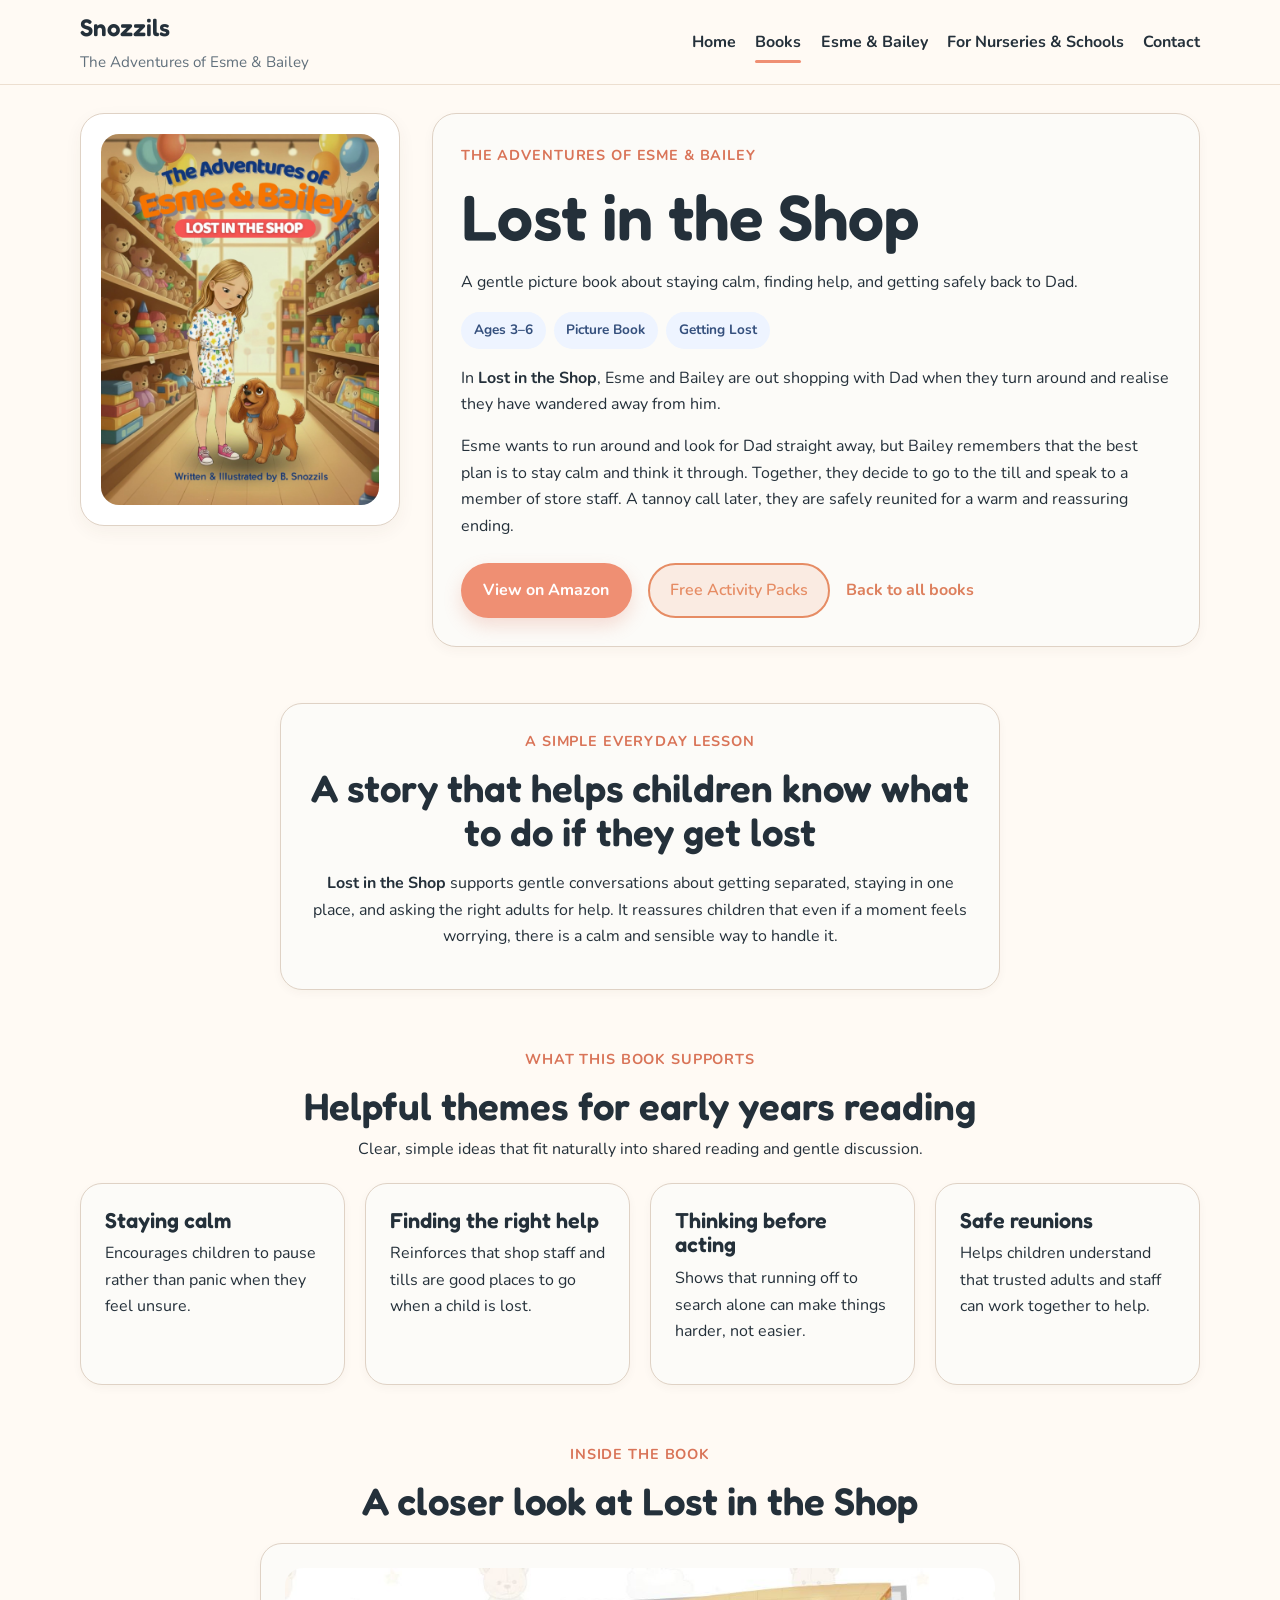
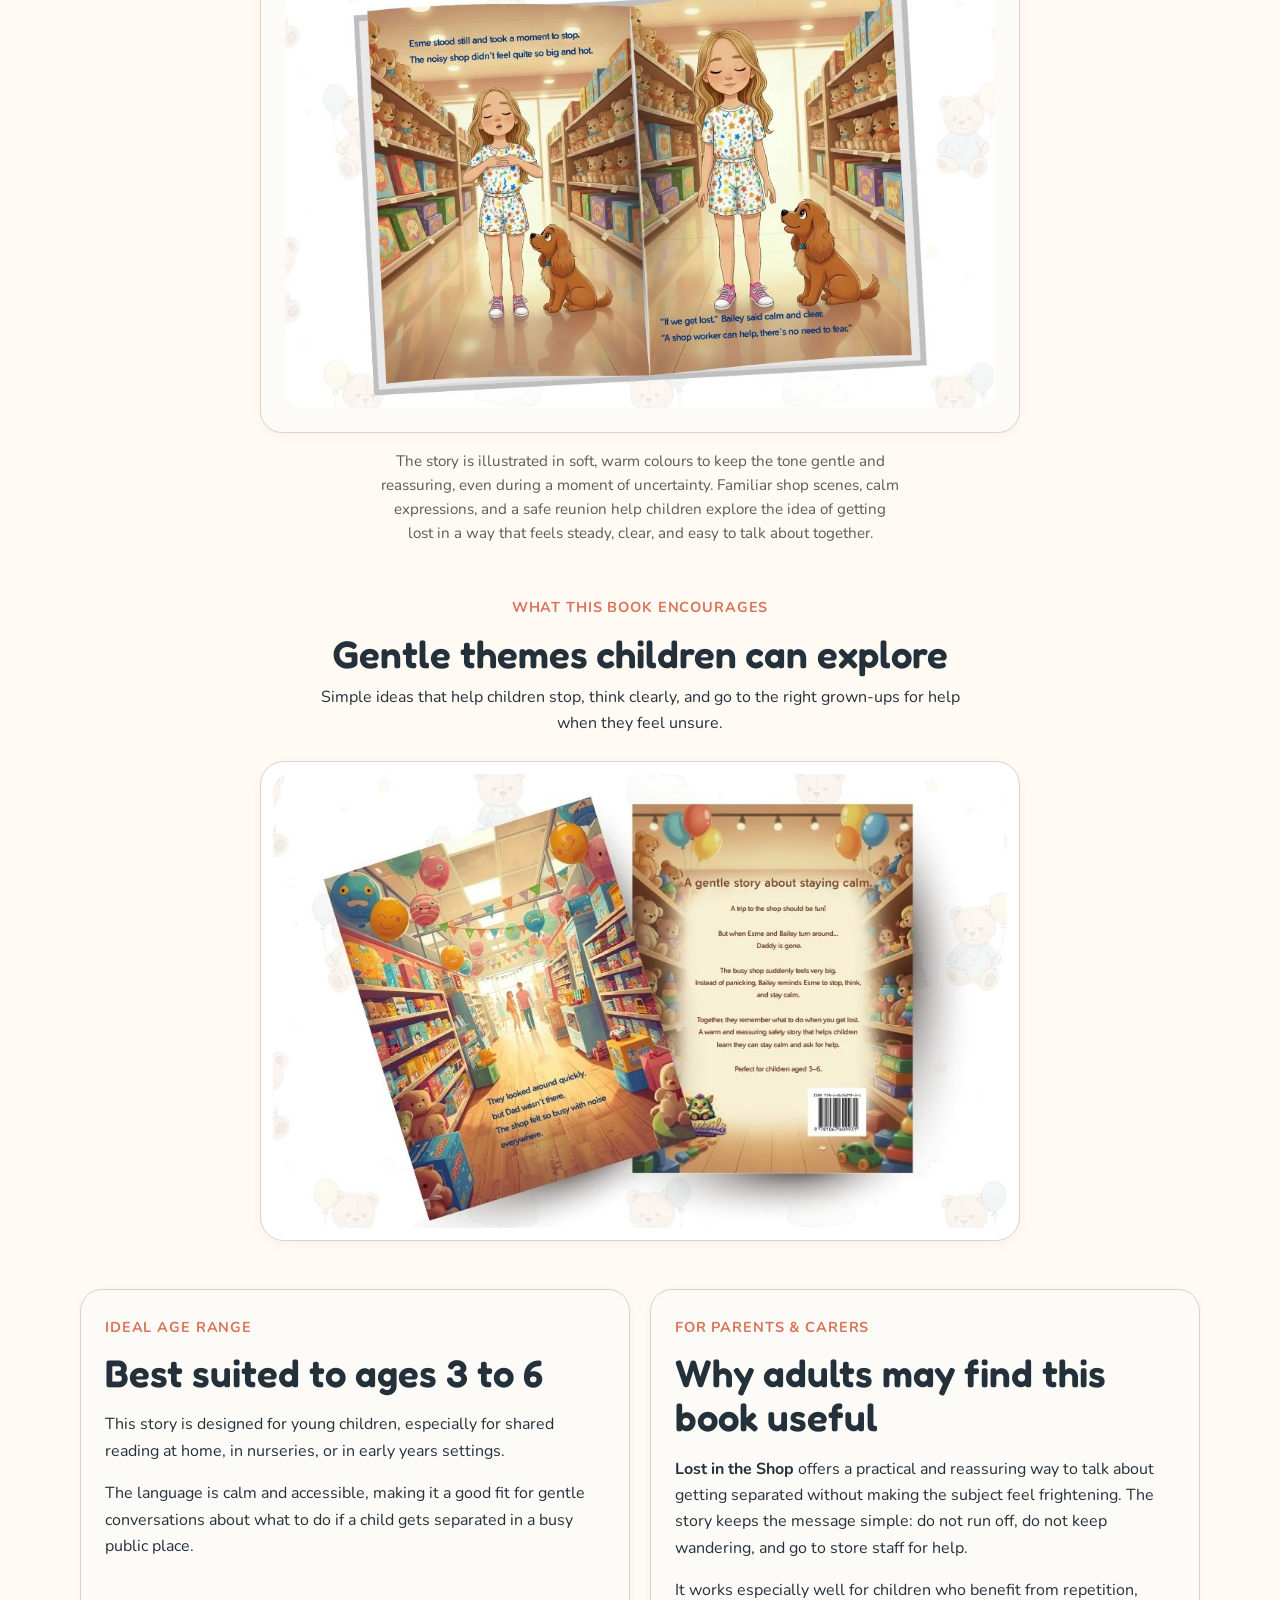
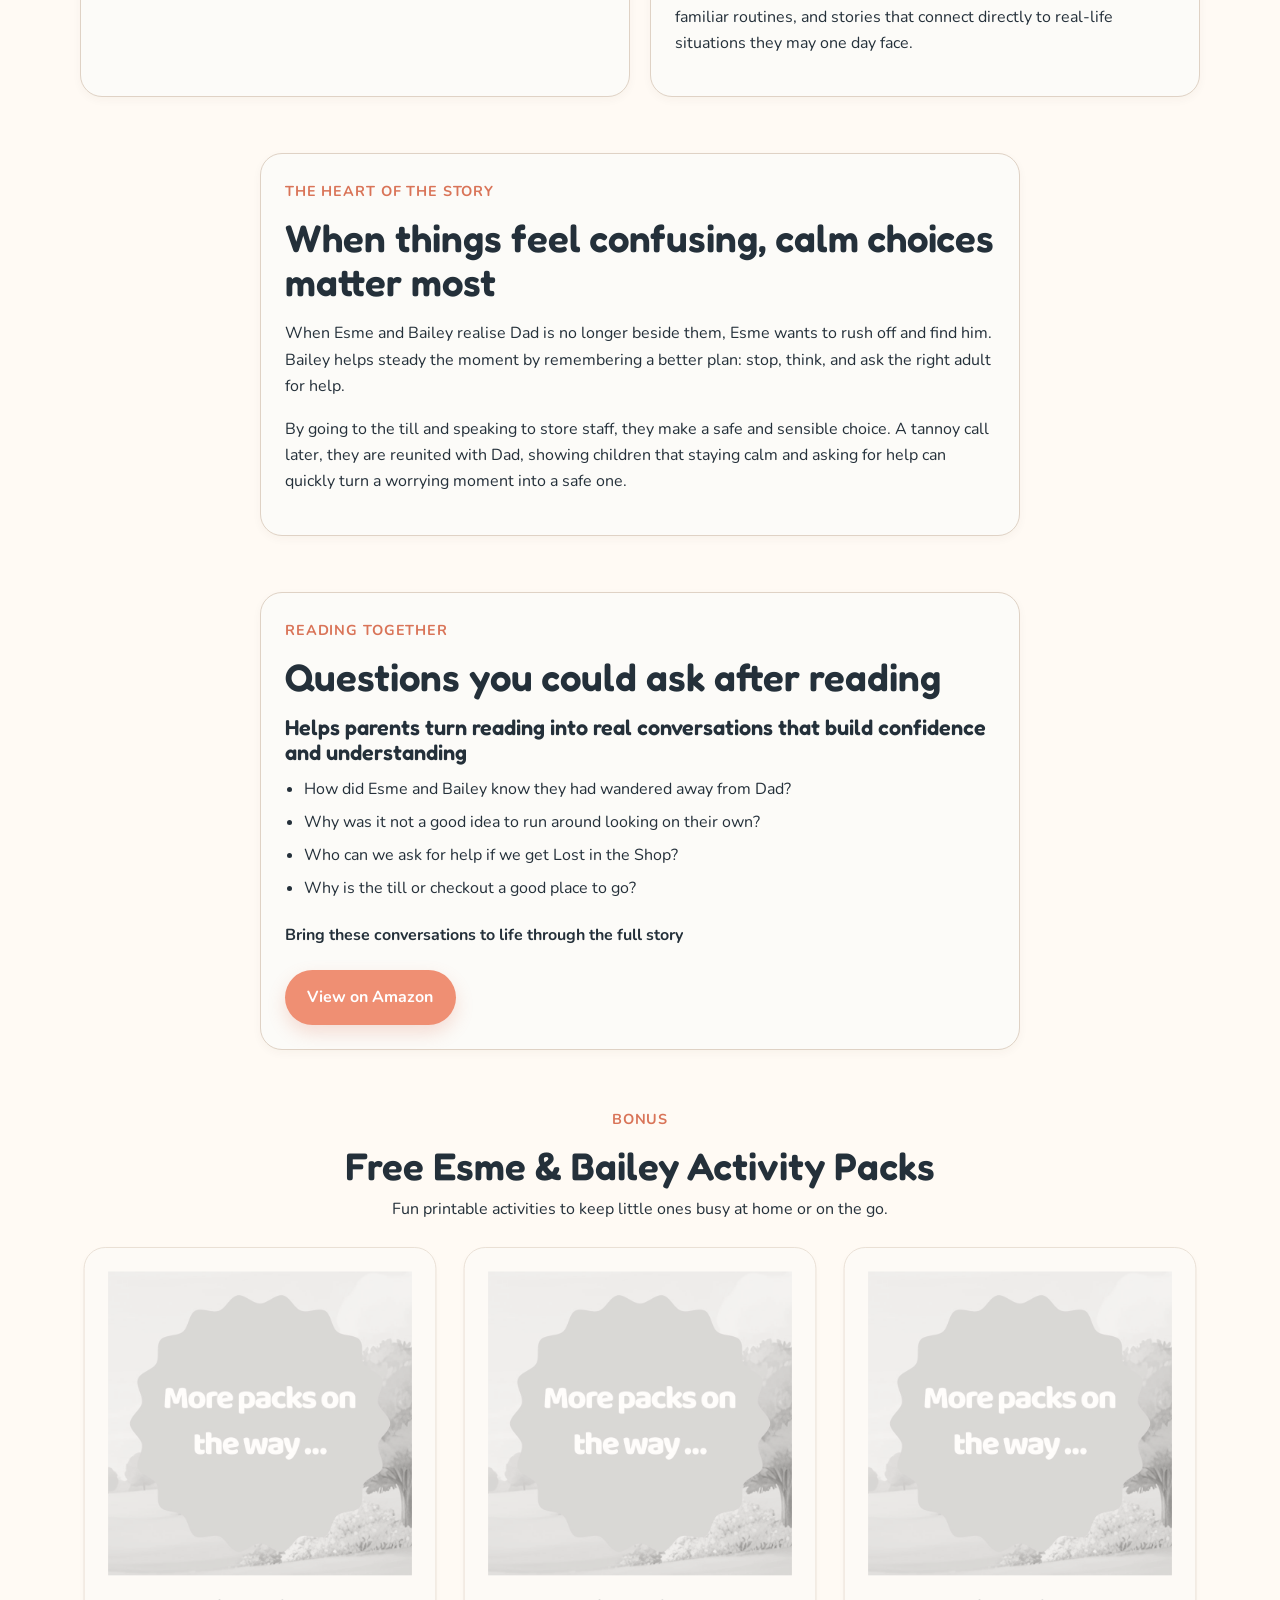
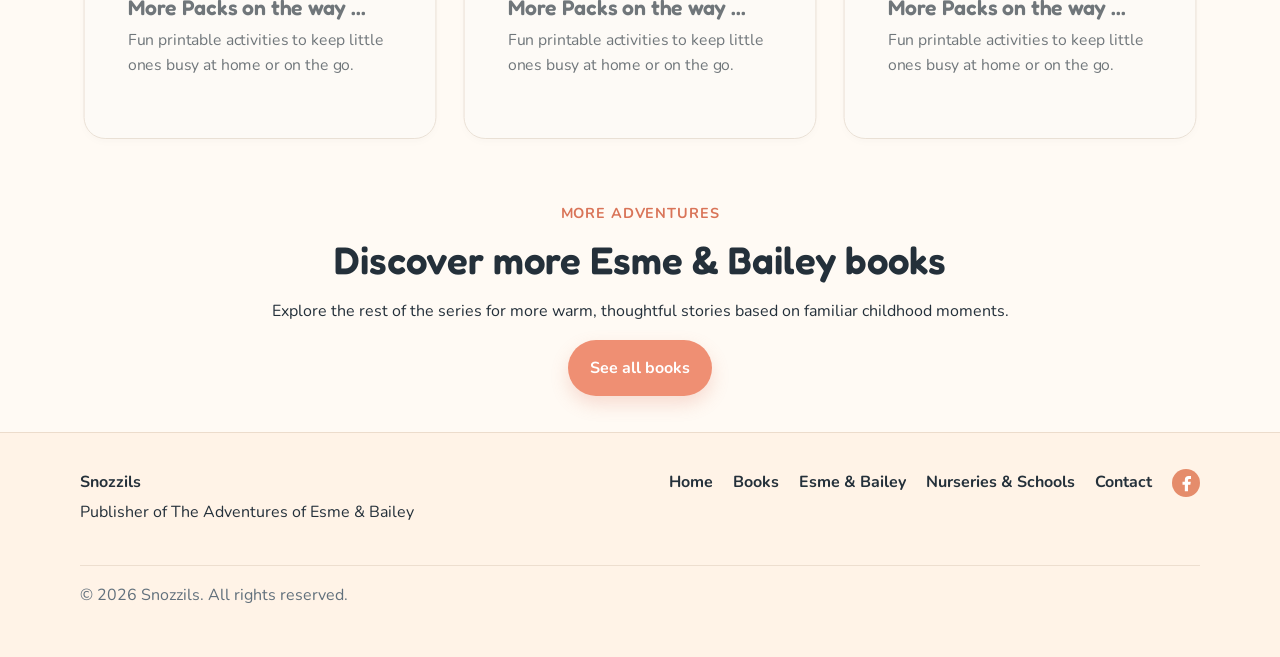
<file: books/lost-in-a-shop.html>
<!doctype html>
<html lang="en">
  <head>
    <meta charset="UTF-8" />
    <meta name="viewport" content="width=device-width, initial-scale=1.0" />
    <title>
      Lost in the Shop – Children's Picture Book About What To Do If You Get Lost (Ages 3–6)
    </title>
    <meta
      name="description"
      content="Lost in the Shop is a gentle children's picture book about staying calm, finding store staff, and reuniting safely with a trusted adult. Perfect for ages 3–6."
    />
    <link
      rel="canonical"
      href="https://snozzils.co.uk/books/lost-in-a-shop.html"
    />

    <link rel="preconnect" href="https://fonts.googleapis.com" />
    <link rel="preconnect" href="https://fonts.gstatic.com" crossorigin />
    <link
      href="https://fonts.googleapis.com/css2?family=Fredoka:wght@400;500;600&family=Nunito:wght@400;600;700&display=swap"
      rel="stylesheet"
    />

    <link rel="stylesheet" href="/css/styles.css" />
    <link rel="stylesheet" href="/css/books.css" />
  </head>
  <body>
    <header class="site-header">
      <div class="container header-inner">
        <a href="/index.html" class="brand" aria-label="Snozzils home">
          <span class="brand-name">Snozzils</span>
          <span class="brand-subtitle">The Adventures of Esme &amp; Bailey</span>
        </a>

        <button
          class="nav-toggle"
          aria-expanded="false"
          aria-controls="site-nav"
          aria-label="Open menu"
        >
          <span></span>
          <span></span>
          <span></span>
        </button>

        <nav id="site-nav" class="site-nav">
          <a href="/">Home</a>
          <a href="/books/" class="active">Books</a>
          <a href="/esme-bailey.html">Esme &amp; Bailey</a>
          <a href="/nurseries-schools.html">For Nurseries &amp; Schools</a>
          <a href="/contact.html">Contact</a>
        </nav>
      </div>
    </header>

    <main>
      <!-- HERO -->
      <section class="book-hero section">
        <div class="container book-hero-grid">
          <div class="book-cover-panel">
            <img
              src="/images/books/lost-in-a-shop.jpg"
              alt="Cover of Lost in the Shop by Snozzils"
            />
          </div>

          <div class="book-summary-panel">
            <p class="eyebrow">The Adventures of Esme &amp; Bailey</p>

            <h1>Lost in the Shop</h1>

            <p class="book-subtitle">
              A gentle picture book about staying calm, finding help, and getting safely back to Dad.
            </p>

            <div class="detail-badges">
              <span>Ages 3–6</span>
              <span>Picture Book</span>
              <span>Getting Lost</span>
            </div>

            <p class="book-summary-text">
              In <strong>Lost in the Shop</strong>, Esme and Bailey are out shopping
              with Dad when they turn around and realise they have wandered away from him.
            </p>
            <p>
              Esme wants to run around and look for Dad straight away, but Bailey
              remembers that the best plan is to stay calm and think it through.
              Together, they decide to go to the till and speak to a member of
              store staff. A tannoy call later, they are safely reunited for a
              warm and reassuring ending.
            </p>

            <div class="detail-actions">
              <a
                class="button"
                href="https://YOUR-AMAZON-LINK-HERE"
                target="_blank"
                rel="noopener"
              >
                View on Amazon
              </a>

              <a href="#activity-pack" class="btn-secondary">
                Free Activity Packs
              </a>

              <a href="/books/" class="text-link">Back to all books</a>
            </div>
          </div>
        </div>
      </section>

      <!-- REVIEW -->

      <!-- MAIN MESSAGE -->
      <section class="section">
        <div class="container narrow">
          <div class="detail-card centered-card">
            <p class="eyebrow">A Simple Everyday Lesson</p>
            <h2>A story that helps children know what to do if they get lost</h2>
            <p>
              <strong>Lost in the Shop</strong> supports gentle conversations about
              getting separated, staying in one place, and asking the right adults
              for help. It reassures children that even if a moment feels worrying,
              there is a calm and sensible way to handle it.
            </p>
          </div>
        </div>
      </section>

      <!-- BENEFITS -->
      <section class="section">
        <div class="container">
          <div class="section-heading centered-text">
            <p class="eyebrow">What This Book Supports</p>
            <h2>Helpful themes for early years reading</h2>
            <p>
              Clear, simple ideas that fit naturally into shared reading and
              gentle discussion.
            </p>
          </div>

          <div class="benefit-grid">
            <article class="detail-card benefit-card">
              <h3>Staying calm</h3>
              <p>
                Encourages children to pause rather than panic when they feel unsure.
              </p>
            </article>

            <article class="detail-card benefit-card">
              <h3>Finding the right help</h3>
              <p>
                Reinforces that shop staff and tills are good places to go when a child is lost.
              </p>
            </article>

            <article class="detail-card benefit-card">
              <h3>Thinking before acting</h3>
              <p>
                Shows that running off to search alone can make things harder, not easier.
              </p>
            </article>

            <article class="detail-card benefit-card">
              <h3>Safe reunions</h3>
              <p>
                Helps children understand that trusted adults and staff can work together to help.
              </p>
            </article>
          </div>
        </div>
      </section>

      <!-- INSIDE THE BOOK -->
      <section class="section alt-bg">
        <div class="container narrow">
          <div class="section-heading centered-text">
            <p class="eyebrow">Inside the Book</p>
            <h2>A closer look at Lost in the Shop</h2>
          </div>

          <div class="detail-card preview-card">
            <img
              src="/images/books/lost-in-a-shop/spread-01.jpg"
              alt="Interior spread from Lost in the Shop"
            />
          </div>

          <p class="preview-caption">
            The story is illustrated in soft, warm colours to keep the tone
            gentle and reassuring, even during a moment of uncertainty. Familiar
            shop scenes, calm expressions, and a safe reunion help children
            explore the idea of getting lost in a way that feels steady, clear,
            and easy to talk about together.
          </p>
        </div>
      </section>

      <!-- OPTIONAL SECOND VISUAL -->
      <section class="section section-tight">
        <div class="section-heading">
          <p class="eyebrow">What this book encourages</p>
          <h2>Gentle themes children can explore</h2>
          <p class="section-intro">
            Simple ideas that help children stop, think clearly, and go to the
            right grown-ups for help when they feel unsure.
          </p>
        </div>

        <div class="preview-card">
          <img
            src="/images/books/lost-in-a-shop/feature-graphic-01.jpg"
            alt="Themes explored in Lost in the Shop"
          />
        </div>
      </section>

      <!-- AGE + PARENT VALUE -->
      <section class="section">
        <div class="container detail-grid detail-grid-tight">
          <article class="detail-card">
            <p class="eyebrow">Ideal Age Range</p>
            <h2>Best suited to ages 3 to 6</h2>
            <p>
              This story is designed for young children, especially for shared
              reading at home, in nurseries, or in early years settings.
            </p>
            <p>
              The language is calm and accessible, making it a good fit for
              gentle conversations about what to do if a child gets separated in
              a busy public place.
            </p>
          </article>

          <article class="detail-card">
            <p class="eyebrow">For Parents &amp; Carers</p>
            <h2>Why adults may find this book useful</h2>
            <p>
              <strong>Lost in the Shop</strong> offers a practical and reassuring
              way to talk about getting separated without making the subject feel
              frightening. The story keeps the message simple: do not run off,
              do not keep wandering, and go to store staff for help.
            </p>
            <p>
              It works especially well for children who benefit from repetition,
              familiar routines, and stories that connect directly to real-life
              situations they may one day face.
            </p>
          </article>
        </div>
      </section>

      <!-- STORY MESSAGE -->
      <section class="section">
        <div class="container narrow">
          <div class="detail-card">
            <p class="eyebrow">The Heart of the Story</p>
            <h2>When things feel confusing, calm choices matter most</h2>
            <p>
              When Esme and Bailey realise Dad is no longer beside them, Esme
              wants to rush off and find him. Bailey helps steady the moment by
              remembering a better plan: stop, think, and ask the right adult
              for help.
            </p>
            <p>
              By going to the till and speaking to store staff, they make a safe
              and sensible choice. A tannoy call later, they are reunited with
              Dad, showing children that staying calm and asking for help can
              quickly turn a worrying moment into a safe one.
            </p>
          </div>
        </div>
      </section>

      <!-- READING TOGETHER -->
      <section class="section">
        <div class="container narrow">
          <div class="detail-card">
            <p class="eyebrow">Reading Together</p>
            <h2>Questions you could ask after reading</h2>
            <h3>
              Helps parents turn reading into real conversations that build
              confidence and understanding
            </h3>
            <ul class="detail-list">
              <li>How did Esme and Bailey know they had wandered away from Dad?</li>
              <li>Why was it not a good idea to run around looking on their own?</li>
              <li>Who can we ask for help if we get Lost in the Shop?</li>
              <li>Why is the till or checkout a good place to go?</li>
            </ul>
            <h4>Bring these conversations to life through the full story</h4>
            <a
              class="button"
              href="https://YOUR-AMAZON-LINK-HERE"
              target="_blank"
              rel="noopener"
            >
              View on Amazon
            </a>
          </div>
        </div>
      </section>

      <!-- BONUS DOWNLOADS -->
      <section id="activity-pack" class="section alt-bg">
        <div class="container">
          <div class="section-heading centered-text">
            <p class="eyebrow">Bonus</p>
            <h2>Free Esme &amp; Bailey Activity Packs</h2>
            <p>
              Fun printable activities to keep little ones busy at home or on
              the go.
            </p>
          </div>

          <div class="bonus-grid">

            <article class="detail-card coming-soon-card">
              <img
                src="/images/activity-packs/coming-soon.jpg"
                alt="Coming Soon Image"
              />

              <div class="bonus-card-content">
                <h3>More Packs on the way ...</h3>
                <p>
                  Fun printable activities to keep little ones busy at home or
                  on the go.
                </p>
              </div>
            </article>

            <article class="detail-card coming-soon-card">
              <img
                src="/images/activity-packs/coming-soon.jpg"
                alt="Coming Soon Image"
              />

              <div class="bonus-card-content">
                <h3>More Packs on the way ...</h3>
                <p>
                  Fun printable activities to keep little ones busy at home or
                  on the go.
                </p>
              </div>
            </article>

            <article class="detail-card coming-soon-card">
              <img
                src="/images/activity-packs/coming-soon.jpg"
                alt="Coming Soon Image"
              />

              <div class="bonus-card-content">
                <h3>More Packs on the way ...</h3>
                <p>
                  Fun printable activities to keep little ones busy at home or
                  on the go.
                </p>
              </div>
            </article>
          </div>
        </div>
      </section>

      <!-- SERIES CTA -->
      <section class="section final-cta">
        <div class="container centered-text narrow">
          <p class="eyebrow">More Adventures</p>
          <h2>Discover more Esme &amp; Bailey books</h2>
          <p>
            Explore the rest of the series for more warm, thoughtful stories
            based on familiar childhood moments.
          </p>
          <a class="button" href="/books/">See all books</a>
        </div>
      </section>
    </main>

    <footer class="site-footer">
      <div class="container footer-inner">
        <div>
          <p class="footer-brand"><strong>Snozzils</strong></p>
          <p>Publisher of The Adventures of Esme &amp; Bailey</p>
        </div>

        <nav class="footer-nav">
          <a href="/">Home</a>
          <a href="/books/">Books</a>
          <a href="/esme-bailey.html">Esme &amp; Bailey</a>
          <a href="/nurseries-schools.html">Nurseries &amp; Schools</a>
          <a href="/contact.html">Contact</a>
          <a
            href="https://www.facebook.com/profile.php?id=61585542509320"
            target="_blank"
            class="social-link"
          >
            <img src="/images/fb.svg" alt="Facebook" />
          </a>
        </nav>
      </div>
      <div class="container footer-bottom">
        <p>&copy; 2026 Snozzils. All rights reserved.</p>
      </div>
    </footer>

    <a
      href="https://YOUR-AMAZON-LINK-HERE"
      class="floating-amazon-cta"
      id="floatingAmazonCta"
      target="_blank"
      rel="noopener noreferrer"
    >
      View on Amazon
    </a>

    <script src="/js/main.js"></script>
    <script src="/js/floating-cta.js"></script>
  </body>
</html>
</file>
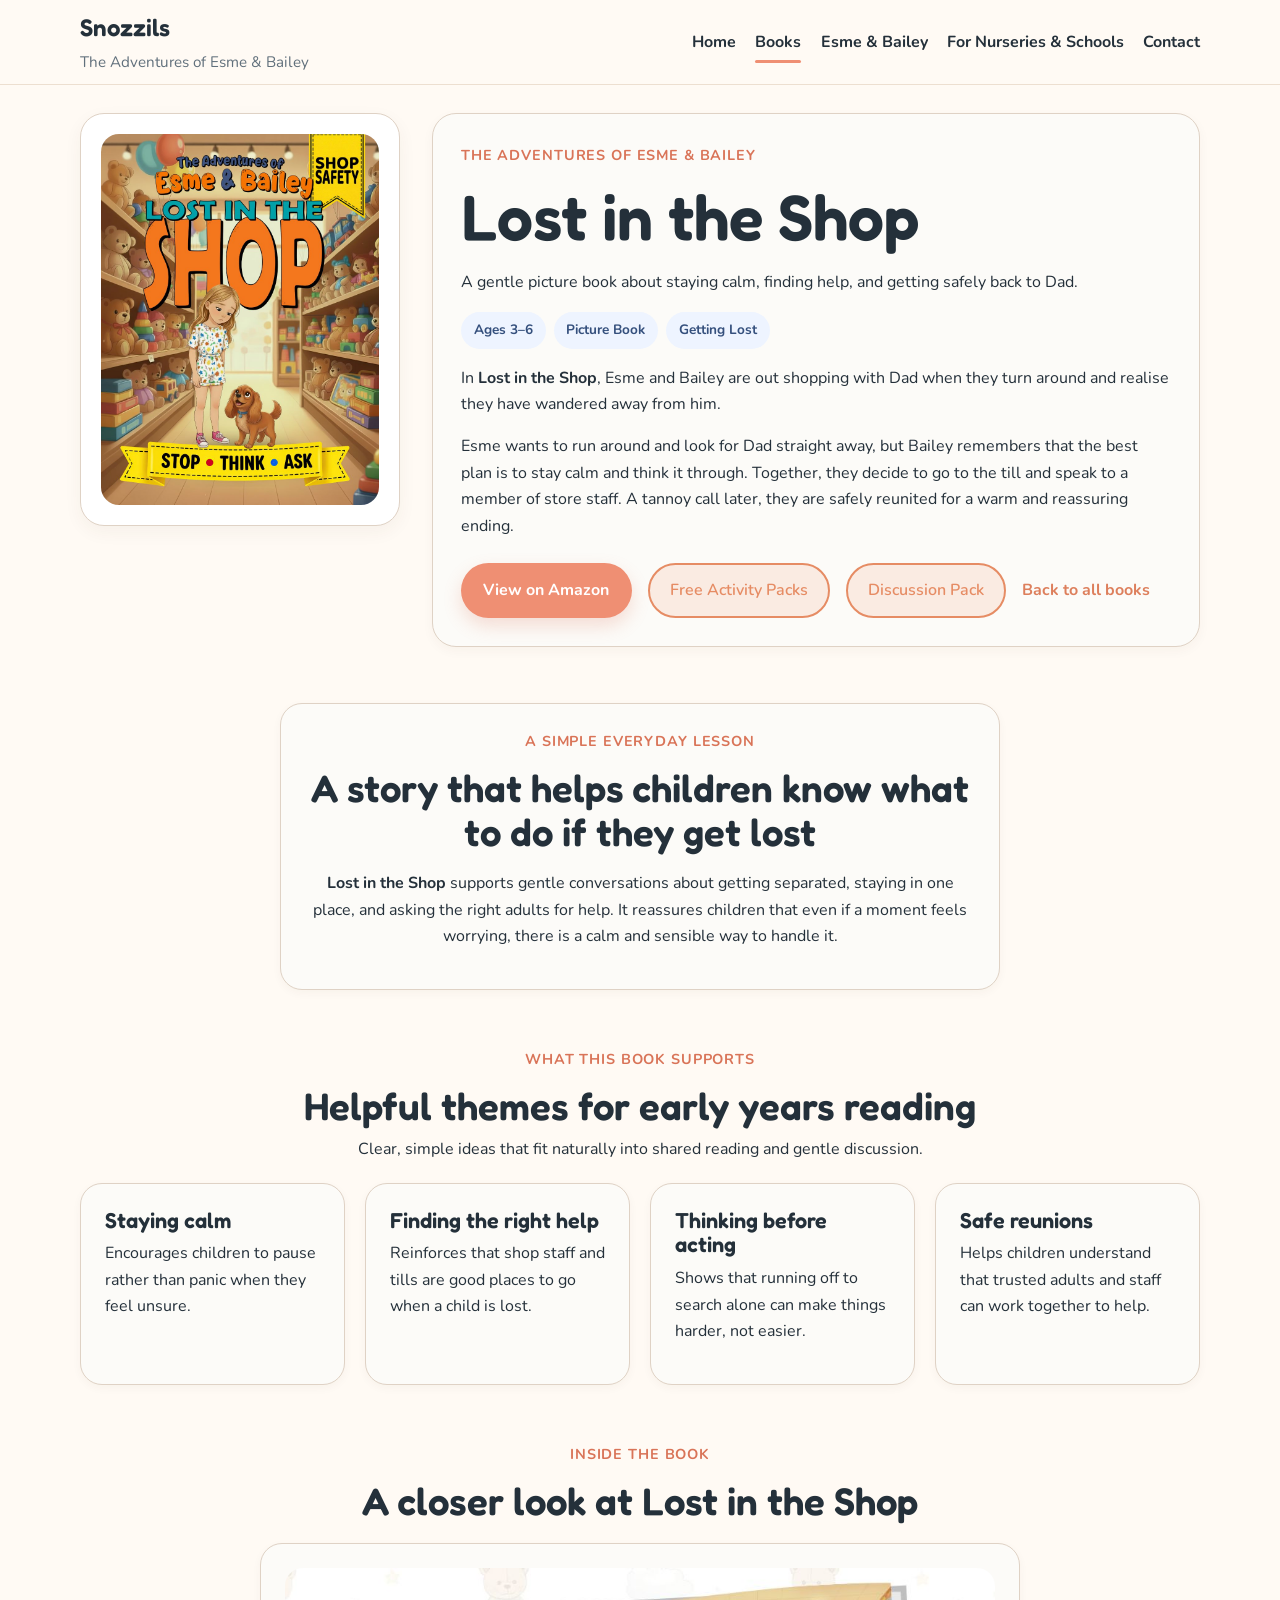
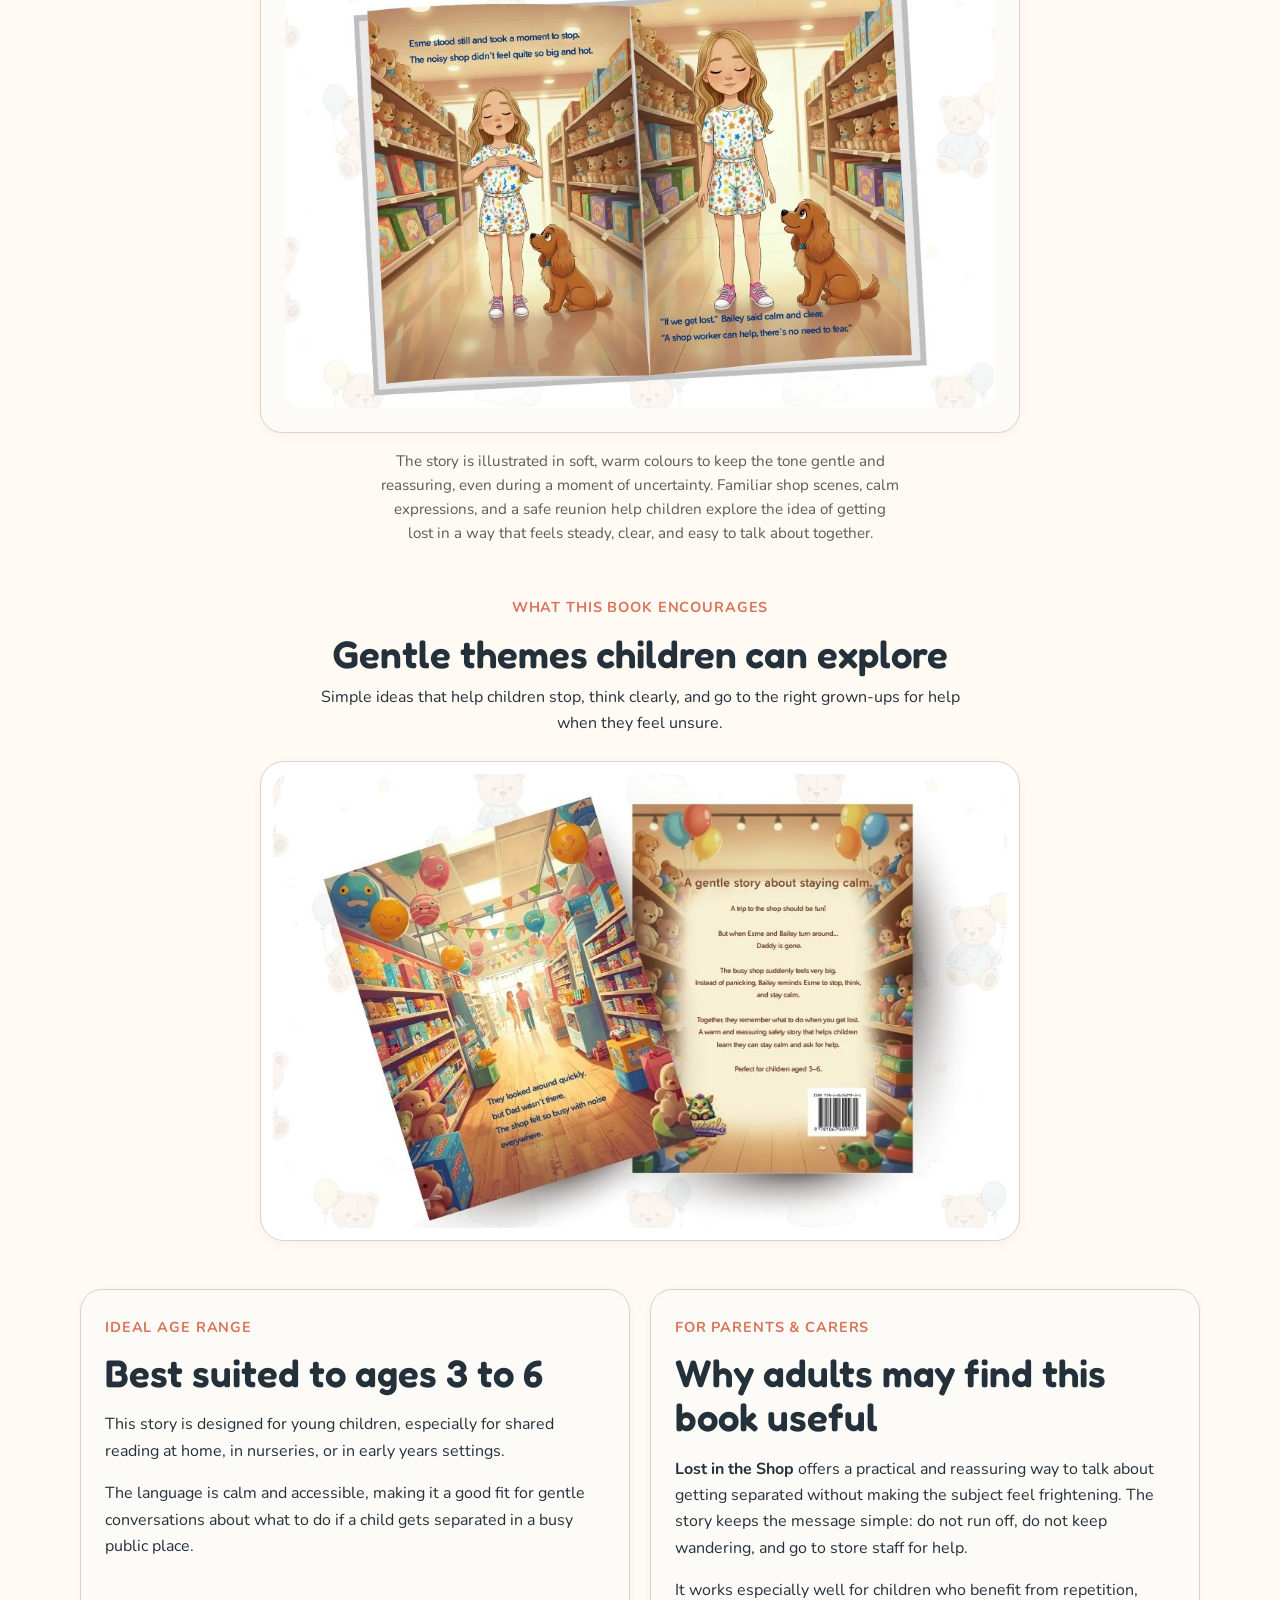
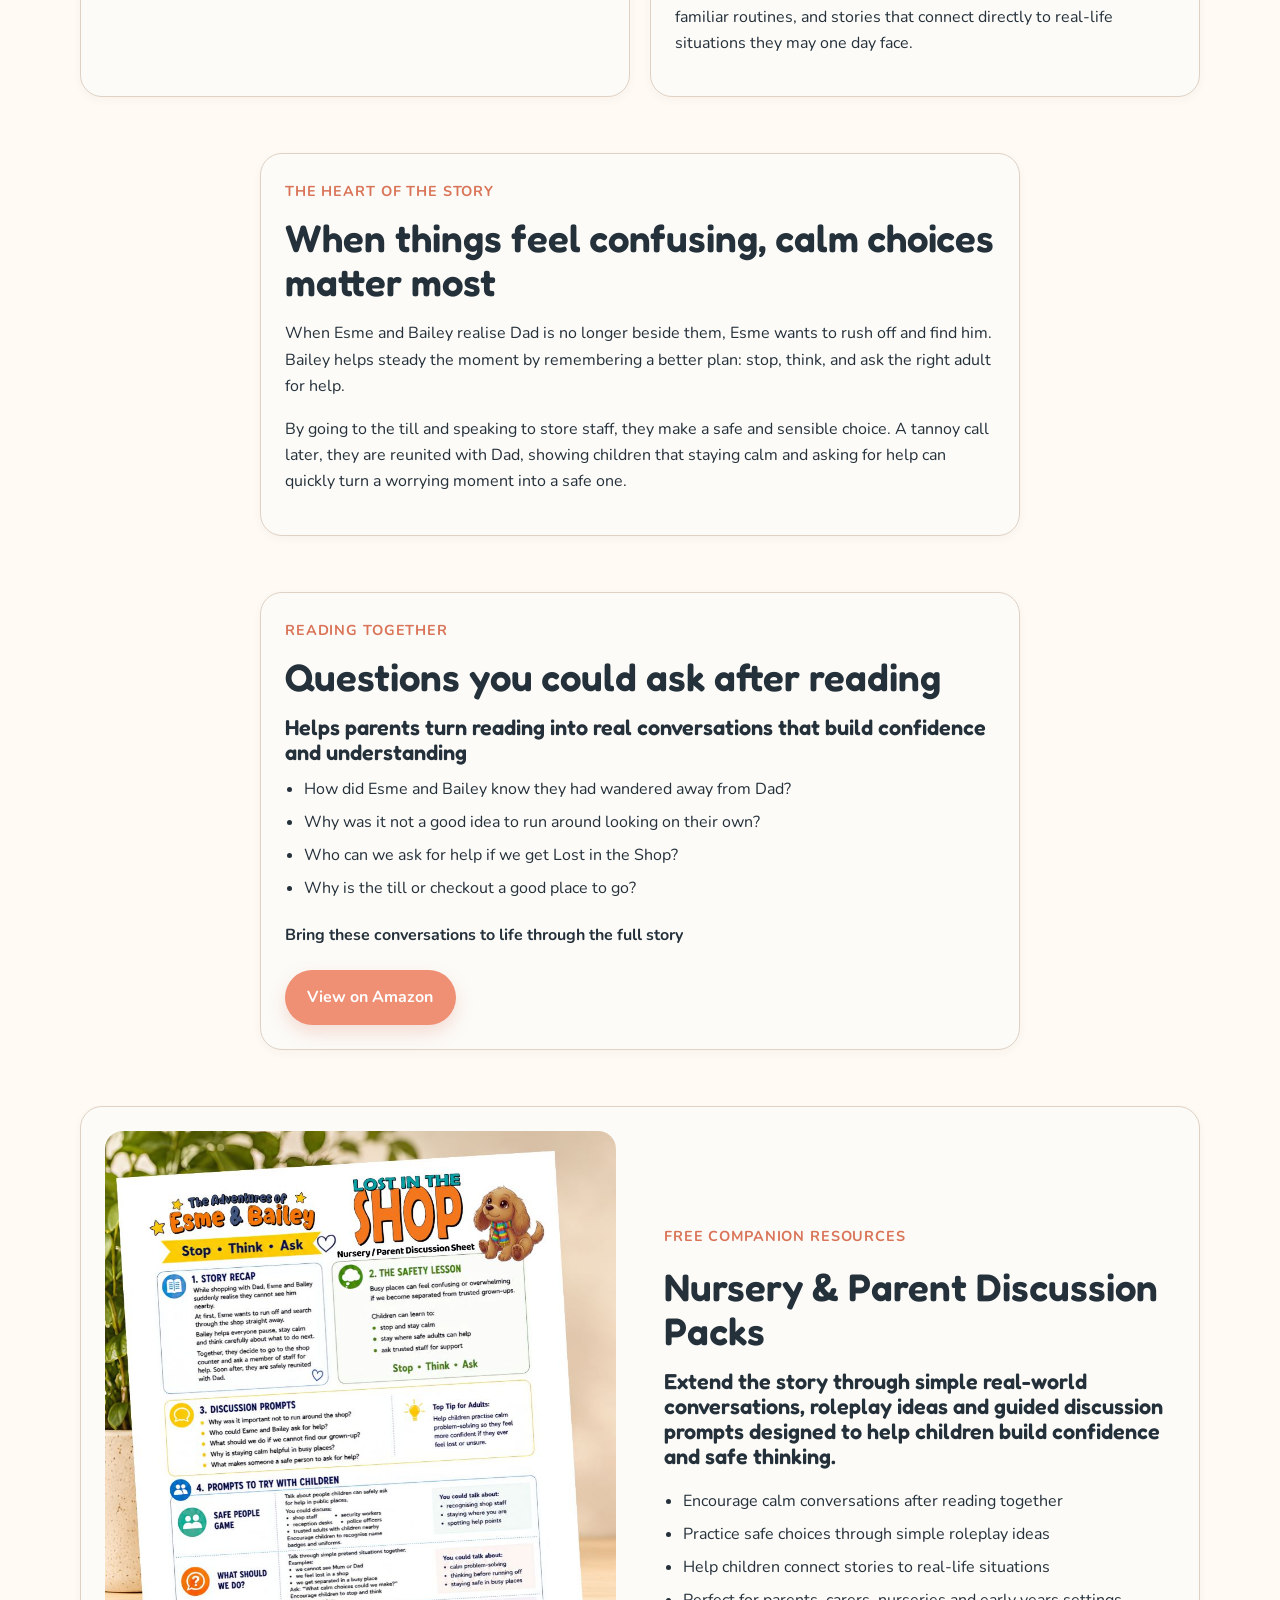
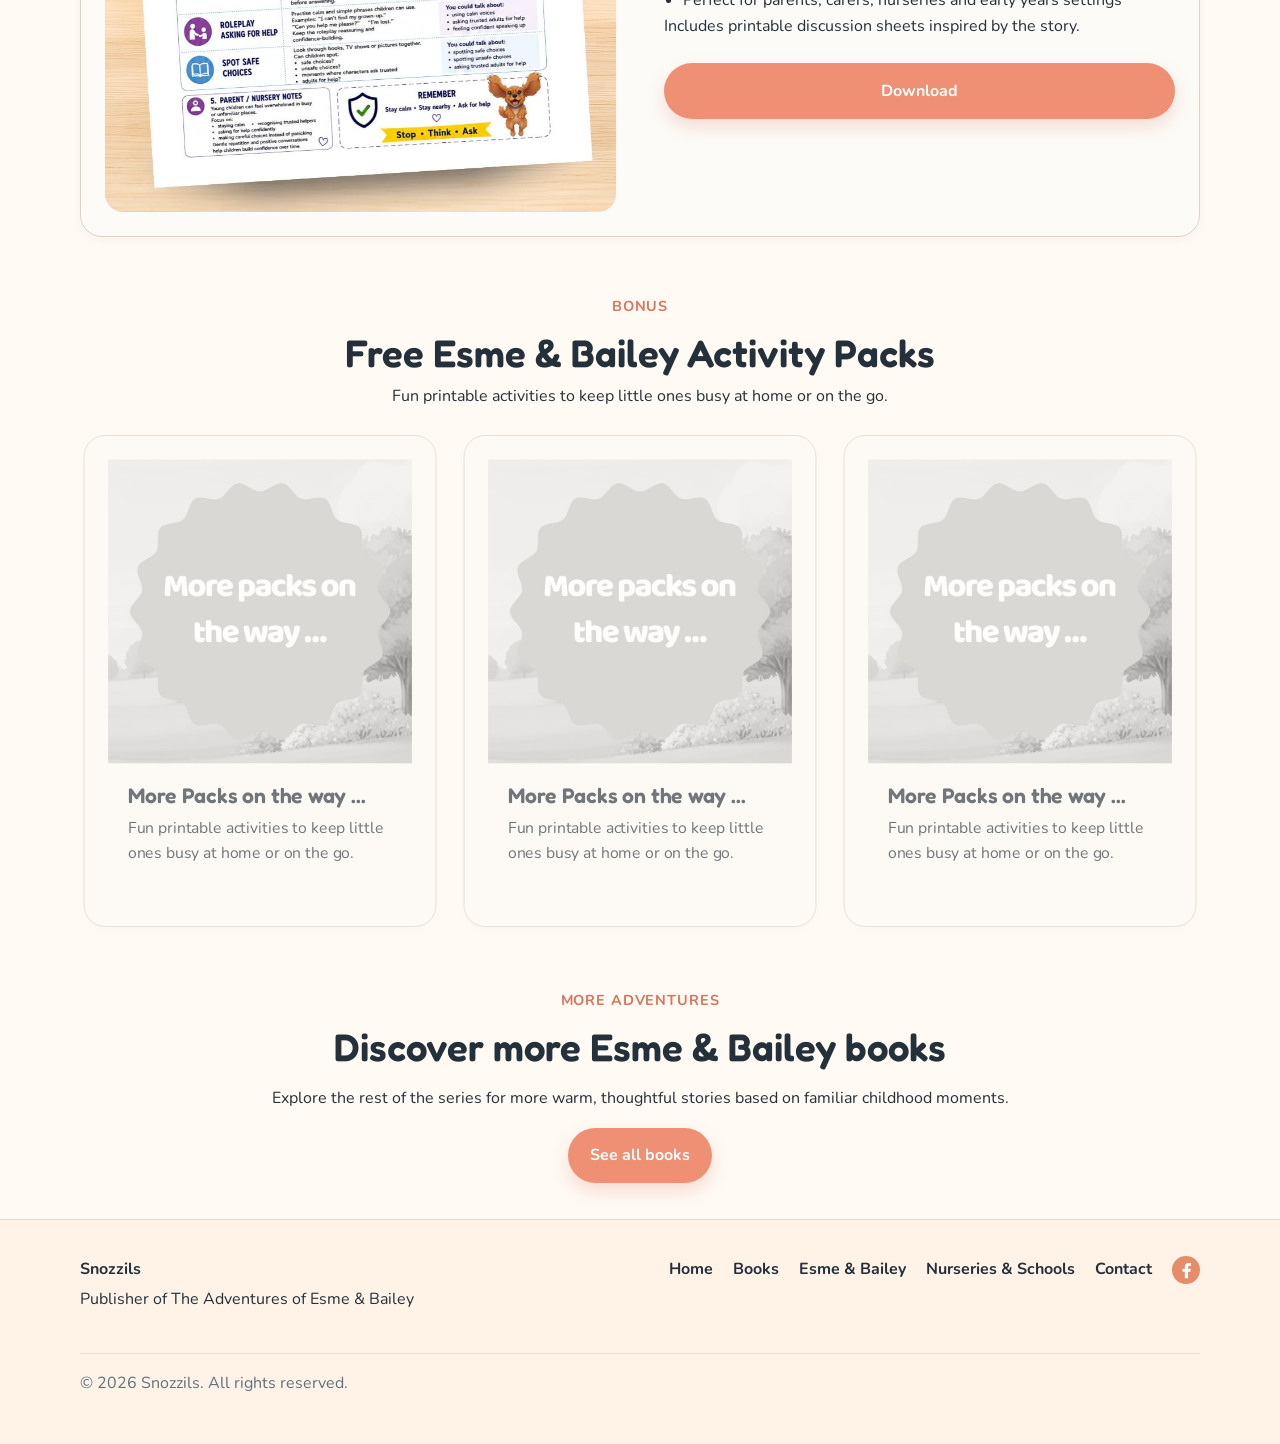
<file: books/lost-in-the-shop.html>
<!doctype html>
<html lang="en">
  <head>
    <meta charset="UTF-8" />
    <meta name="viewport" content="width=device-width, initial-scale=1.0" />
    <title>
      Lost in the Shop – Children's Picture Book About What To Do If You Get
      Lost (Ages 3–6)
    </title>
    <meta
      name="description"
      content="Lost in the Shop is a gentle children's picture book about staying calm, finding store staff, and reuniting safely with a trusted adult. Perfect for ages 3–6."
    />
    <!-- Google tag (gtag.js) -->
    <script
      async
      src="https://www.googletagmanager.com/gtag/js?id=G-G6J64X65LK"
    ></script>
    <script>
      window.dataLayer = window.dataLayer || [];
      function gtag() {
        dataLayer.push(arguments);
      }
      gtag("js", new Date());
      gtag("config", "G-G6J64X65LK");
    </script>
    <link
      rel="canonical"
      href="https://www.snozzils.co.uk/books/lost-in-the-shop.html"
    />

    <link rel="preconnect" href="https://fonts.googleapis.com" />
    <link rel="preconnect" href="https://fonts.gstatic.com" crossorigin />
    <link
      href="https://fonts.googleapis.com/css2?family=Fredoka:wght@400;500;600&family=Nunito:wght@400;600;700&display=swap"
      rel="stylesheet"
    />
    <script src="/js/analytics.js"></script>
    <link rel="stylesheet" href="/css/styles.css" />
    <link rel="stylesheet" href="/css/books.css" />
  </head>
  <body>
    <header class="site-header">
      <div class="container header-inner">
        <a href="/index.html" class="brand" aria-label="Snozzils home">
          <span class="brand-name">Snozzils</span>
          <span class="brand-subtitle"
            >The Adventures of Esme &amp; Bailey</span
          >
        </a>

        <button
          class="nav-toggle"
          aria-expanded="false"
          aria-controls="site-nav"
          aria-label="Open menu"
        >
          <span></span>
          <span></span>
          <span></span>
        </button>

        <nav id="site-nav" class="site-nav">
          <a href="/">Home</a>
          <a href="/books/" class="active">Books</a>
          <a href="/esme-bailey.html">Esme &amp; Bailey</a>
          <a href="/nurseries-schools.html">For Nurseries &amp; Schools</a>
          <a href="/contact.html">Contact</a>
        </nav>
      </div>
    </header>

    <main>
      <!-- HERO -->
      <section class="book-hero section">
        <div class="container book-hero-grid">
          <div class="book-cover-panel">
            <img
              src="/images/books/lost-in-the-shop.jpg"
              alt="Cover of Lost in the Shop by Snozzils"
            />
          </div>

          <div class="book-summary-panel">
            <p class="eyebrow">The Adventures of Esme &amp; Bailey</p>

            <h1>Lost in the Shop</h1>

            <p class="book-subtitle">
              A gentle picture book about staying calm, finding help, and
              getting safely back to Dad.
            </p>

            <div class="detail-badges">
              <span>Ages 3–6</span>
              <span>Picture Book</span>
              <span>Getting Lost</span>
            </div>

            <p class="book-summary-text">
              In <strong>Lost in the Shop</strong>, Esme and Bailey are out
              shopping with Dad when they turn around and realise they have
              wandered away from him.
            </p>
            <p>
              Esme wants to run around and look for Dad straight away, but
              Bailey remembers that the best plan is to stay calm and think it
              through. Together, they decide to go to the till and speak to a
              member of store staff. A tannoy call later, they are safely
              reunited for a warm and reassuring ending.
            </p>

            <div class="detail-actions">
              <a
                class="button"
                href="https://amzn.eu/d/0bIhm81P"
                target="_blank"
                rel="noopener"
                data-tracking="hero"
                data-book="lost_in_the_shop"
                data-page="default"                    
              >
                View on Amazon
              </a>

              <a href="#activity-pack" class="btn-secondary">
                Free Activity Packs
              </a>

              <a href="#discussion-pack" class="btn-secondary">
                Discussion Pack
              </a>                

              <a href="/books/" class="text-link">Back to all books</a>
            </div>
          </div>
        </div>
      </section>

      <!-- REVIEW -->

      <!-- MAIN MESSAGE -->
      <section class="section">
        <div class="container narrow">
          <div class="detail-card centered-card">
            <p class="eyebrow">A Simple Everyday Lesson</p>
            <h2>
              A story that helps children know what to do if they get lost
            </h2>
            <p>
              <strong>Lost in the Shop</strong> supports gentle conversations
              about getting separated, staying in one place, and asking the
              right adults for help. It reassures children that even if a moment
              feels worrying, there is a calm and sensible way to handle it.
            </p>
          </div>
        </div>
      </section>

      <!-- BENEFITS -->
      <section class="section">
        <div class="container">
          <div class="section-heading centered-text">
            <p class="eyebrow">What This Book Supports</p>
            <h2>Helpful themes for early years reading</h2>
            <p>
              Clear, simple ideas that fit naturally into shared reading and
              gentle discussion.
            </p>
          </div>

          <div class="benefit-grid">
            <article class="detail-card benefit-card">
              <h3>Staying calm</h3>
              <p>
                Encourages children to pause rather than panic when they feel
                unsure.
              </p>
            </article>

            <article class="detail-card benefit-card">
              <h3>Finding the right help</h3>
              <p>
                Reinforces that shop staff and tills are good places to go when
                a child is lost.
              </p>
            </article>

            <article class="detail-card benefit-card">
              <h3>Thinking before acting</h3>
              <p>
                Shows that running off to search alone can make things harder,
                not easier.
              </p>
            </article>

            <article class="detail-card benefit-card">
              <h3>Safe reunions</h3>
              <p>
                Helps children understand that trusted adults and staff can work
                together to help.
              </p>
            </article>
          </div>
        </div>
      </section>

      <!-- INSIDE THE BOOK -->
      <section class="section alt-bg">
        <div class="container narrow">
          <div class="section-heading centered-text">
            <p class="eyebrow">Inside the Book</p>
            <h2>A closer look at Lost in the Shop</h2>
          </div>

          <div class="detail-card preview-card">
            <img
              src="/images/books/lost-in-the-shop/spread-01.jpg"
              alt="Interior spread from Lost in the Shop"
            />
          </div>

          <p class="preview-caption">
            The story is illustrated in soft, warm colours to keep the tone
            gentle and reassuring, even during a moment of uncertainty. Familiar
            shop scenes, calm expressions, and a safe reunion help children
            explore the idea of getting lost in a way that feels steady, clear,
            and easy to talk about together.
          </p>
        </div>
      </section>

      <!-- OPTIONAL SECOND VISUAL -->
      <section class="section section-tight">
        <div class="section-heading">
          <p class="eyebrow">What this book encourages</p>
          <h2>Gentle themes children can explore</h2>
          <p class="section-intro">
            Simple ideas that help children stop, think clearly, and go to the
            right grown-ups for help when they feel unsure.
          </p>
        </div>

        <div class="preview-card">
          <img
            src="/images/books/lost-in-the-shop/feature-graphic-01.jpg"
            alt="Themes explored in Lost in the Shop"
          />
        </div>
      </section>

      <!-- AGE + PARENT VALUE -->
      <section class="section">
        <div class="container detail-grid detail-grid-tight">
          <article class="detail-card">
            <p class="eyebrow">Ideal Age Range</p>
            <h2>Best suited to ages 3 to 6</h2>
            <p>
              This story is designed for young children, especially for shared
              reading at home, in nurseries, or in early years settings.
            </p>
            <p>
              The language is calm and accessible, making it a good fit for
              gentle conversations about what to do if a child gets separated in
              a busy public place.
            </p>
          </article>

          <article class="detail-card">
            <p class="eyebrow">For Parents &amp; Carers</p>
            <h2>Why adults may find this book useful</h2>
            <p>
              <strong>Lost in the Shop</strong> offers a practical and
              reassuring way to talk about getting separated without making the
              subject feel frightening. The story keeps the message simple: do
              not run off, do not keep wandering, and go to store staff for
              help.
            </p>
            <p>
              It works especially well for children who benefit from repetition,
              familiar routines, and stories that connect directly to real-life
              situations they may one day face.
            </p>
          </article>
        </div>
      </section>

      <!-- STORY MESSAGE -->
      <section class="section">
        <div class="container narrow">
          <div class="detail-card">
            <p class="eyebrow">The Heart of the Story</p>
            <h2>When things feel confusing, calm choices matter most</h2>
            <p>
              When Esme and Bailey realise Dad is no longer beside them, Esme
              wants to rush off and find him. Bailey helps steady the moment by
              remembering a better plan: stop, think, and ask the right adult
              for help.
            </p>
            <p>
              By going to the till and speaking to store staff, they make a safe
              and sensible choice. A tannoy call later, they are reunited with
              Dad, showing children that staying calm and asking for help can
              quickly turn a worrying moment into a safe one.
            </p>
          </div>
        </div>
      </section>

      <!-- READING TOGETHER -->
      <section class="section">
        <div class="container narrow">
          <div class="detail-card">
            <p class="eyebrow">Reading Together</p>
            <h2>Questions you could ask after reading</h2>
            <h3>
              Helps parents turn reading into real conversations that build
              confidence and understanding
            </h3>
            <ul class="detail-list">
              <li>
                How did Esme and Bailey know they had wandered away from Dad?
              </li>
              <li>
                Why was it not a good idea to run around looking on their own?
              </li>
              <li>Who can we ask for help if we get Lost in the Shop?</li>
              <li>Why is the till or checkout a good place to go?</li>
            </ul>
            <h4>Bring these conversations to life through the full story</h4>
            <a
              class="button"
              href="https://amzn.eu/d/0bIhm81P"
              target="_blank"
              rel="noopener"
              data-tracking="read_together"
              data-book="lost_in_the_shop"
              data-page="default"               
            >
              View on Amazon
            </a>
          </div>
        </div>
      </section>

      <!-- DISCUSSION PACKS -->
      <section id="discussion-pack" class="section">
        <div class="container">
          <article class="detail-card discussion-card">
            <div class="discussion-card-image">
              <img
                src="/images/discussion-packs/lost-in-the-shop-discussion-pack.jpg"
                alt="Preview of the A Friendly Hello nursery and parent discussion pack"
              />
            </div>

            <div class="discussion-card-content">
              <p class="eyebrow">Free Companion Resources</p>

              <h2>Nursery & Parent Discussion Packs</h2>

              <h3>
                Extend the story through simple real-world conversations,
                roleplay ideas and guided discussion prompts designed to help
                children build confidence and safe thinking.
              </h3>

              <ul class="detail-list">
                <li>Encourage calm conversations after reading together</li>
                <li>Practice safe choices through simple roleplay ideas</li>
                <li>Help children connect stories to real-life situations</li>
                <li>
                  Perfect for parents, carers, nurseries and early years
                  settings
                </li>
              </ul>

              <p>Includes printable discussion sheets inspired by the story.</p>

              <a
                class="button"
                href="https://drive.google.com/file/d/19J4qkW6kTK9IrupJcbBzCZvX1H-qnIRO/view?usp=sharing"
                target="_blank"
                rel="noopener"
                data-tracking="discussion_pack_download"
                data-book="lost-in-the-shop"
                data-page="discussion-pack"
              >
                Download
              </a>
            </div>
          </article>
        </div>
      </section>

      <!-- BONUS DOWNLOADS -->
      <section id="activity-pack" class="section alt-bg">
        <div class="container">
          <div class="section-heading centered-text">
            <p class="eyebrow">Bonus</p>
            <h2>Free Esme &amp; Bailey Activity Packs</h2>
            <p>
              Fun printable activities to keep little ones busy at home or on
              the go.
            </p>
          </div>

          <div class="bonus-grid">
            <article class="detail-card coming-soon-card">
              <img
                src="/images/activity-packs/coming-soon.jpg"
                alt="Coming Soon Image"
              />

              <div class="bonus-card-content">
                <h3>More Packs on the way ...</h3>
                <p>
                  Fun printable activities to keep little ones busy at home or
                  on the go.
                </p>
              </div>
            </article>

            <article class="detail-card coming-soon-card">
              <img
                src="/images/activity-packs/coming-soon.jpg"
                alt="Coming Soon Image"
              />

              <div class="bonus-card-content">
                <h3>More Packs on the way ...</h3>
                <p>
                  Fun printable activities to keep little ones busy at home or
                  on the go.
                </p>
              </div>
            </article>

            <article class="detail-card coming-soon-card">
              <img
                src="/images/activity-packs/coming-soon.jpg"
                alt="Coming Soon Image"
              />

              <div class="bonus-card-content">
                <h3>More Packs on the way ...</h3>
                <p>
                  Fun printable activities to keep little ones busy at home or
                  on the go.
                </p>
              </div>
            </article>
          </div>
        </div>
      </section>

      <!-- SERIES CTA -->
      <section class="section final-cta">
        <div class="container centered-text narrow">
          <p class="eyebrow">More Adventures</p>
          <h2>Discover more Esme &amp; Bailey books</h2>
          <p>
            Explore the rest of the series for more warm, thoughtful stories
            based on familiar childhood moments.
          </p>
          <a class="button" href="/books/">See all books</a>
        </div>
      </section>
    </main>

    <footer class="site-footer">
      <div class="container footer-inner">
        <div>
          <p class="footer-brand"><strong>Snozzils</strong></p>
          <p>Publisher of The Adventures of Esme &amp; Bailey</p>
        </div>

        <nav class="footer-nav">
          <a href="/">Home</a>
          <a href="/books/">Books</a>
          <a href="/esme-bailey.html">Esme &amp; Bailey</a>
          <a href="/nurseries-schools.html">Nurseries &amp; Schools</a>
          <a href="/contact.html">Contact</a>
          <a
            href="https://www.facebook.com/profile.php?id=61585542509320"
            target="_blank"
            class="social-link"
          >
            <img src="/images/fb.svg" alt="Facebook" />
          </a>
        </nav>
      </div>
      <div class="container footer-bottom">
        <p>&copy; 2026 Snozzils. All rights reserved.</p>
      </div>
    </footer>

    <a
      href="https://amzn.eu/d/0bIhm81P"
      class="floating-amazon-cta"
      id="floatingAmazonCta"
      target="_blank"
      rel="noopener noreferrer"
      data-tracking="sticky"
      data-book="lost_in_the_shop"
      data-page="default"       
    >
      View on Amazon
    </a>

    <script src="/js/main.js"></script>
    <script src="/js/floating-cta.js"></script>
  </body>
</html>
</file>
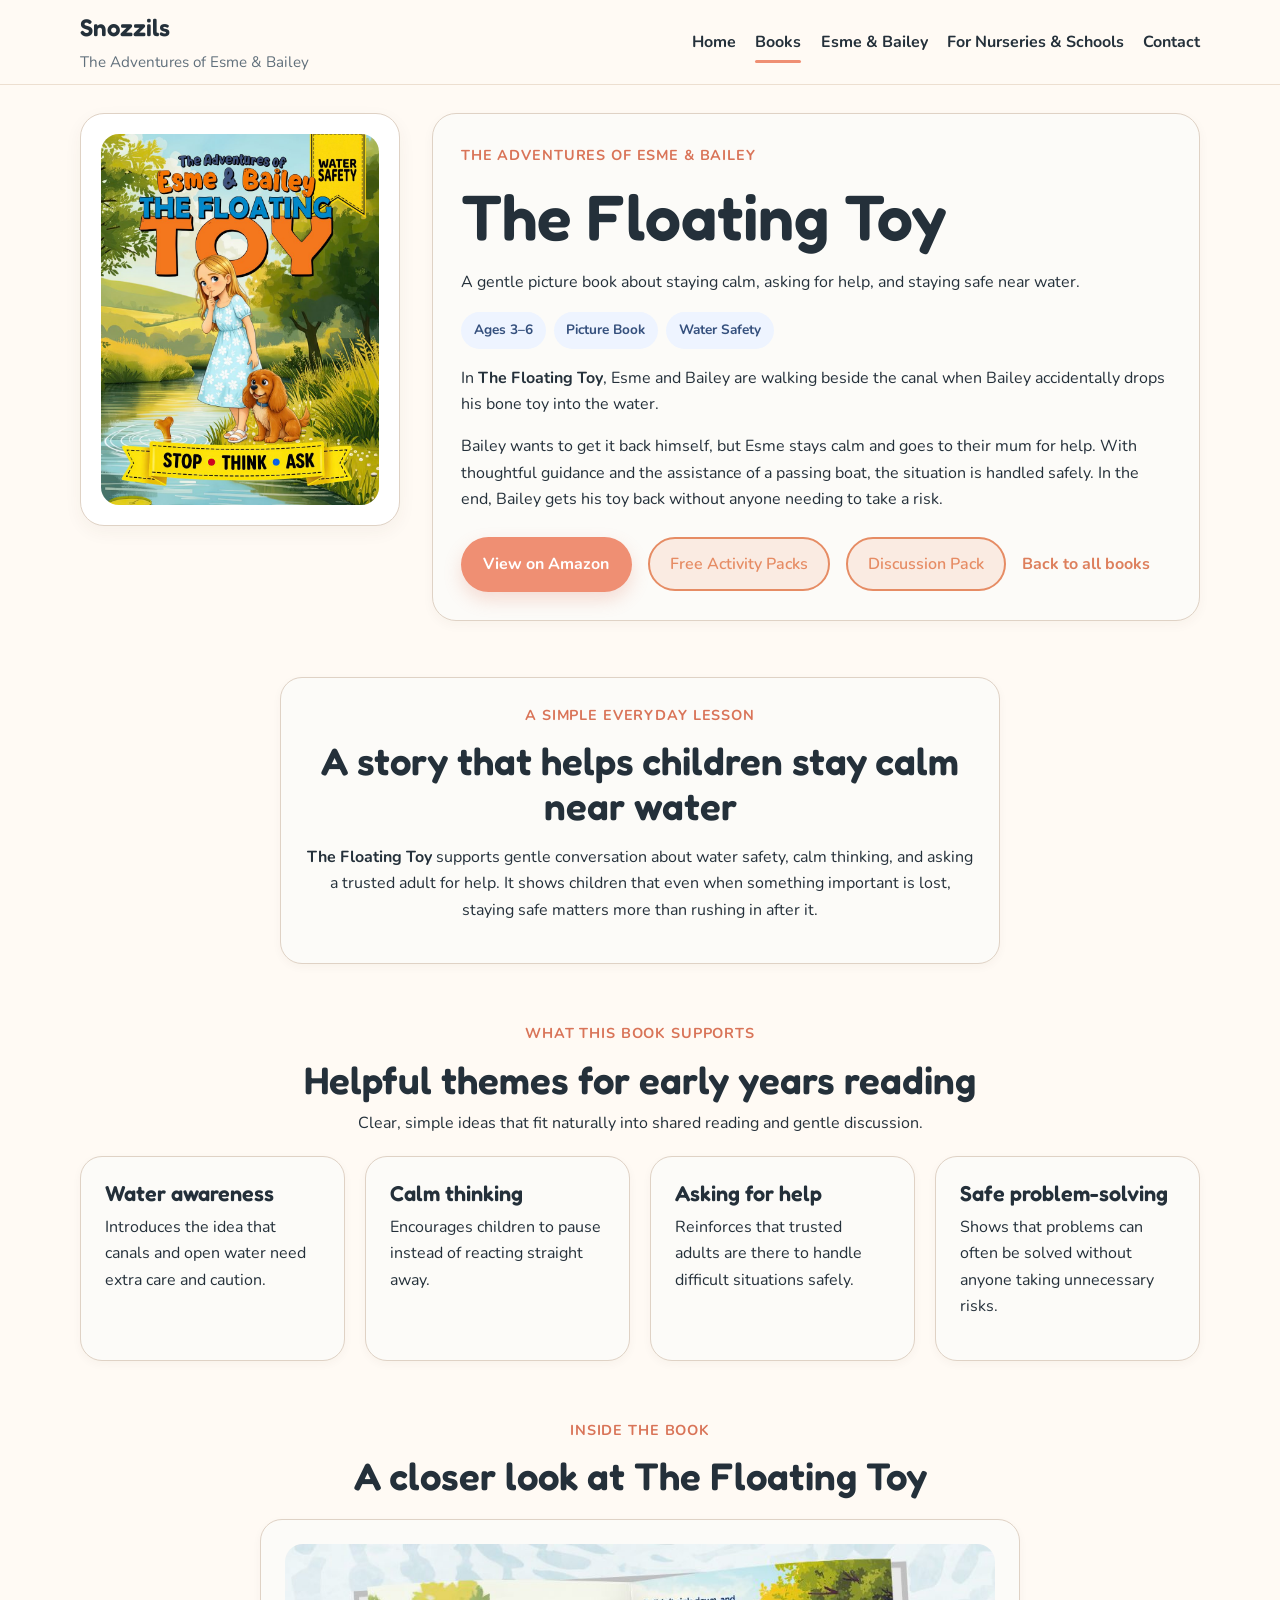
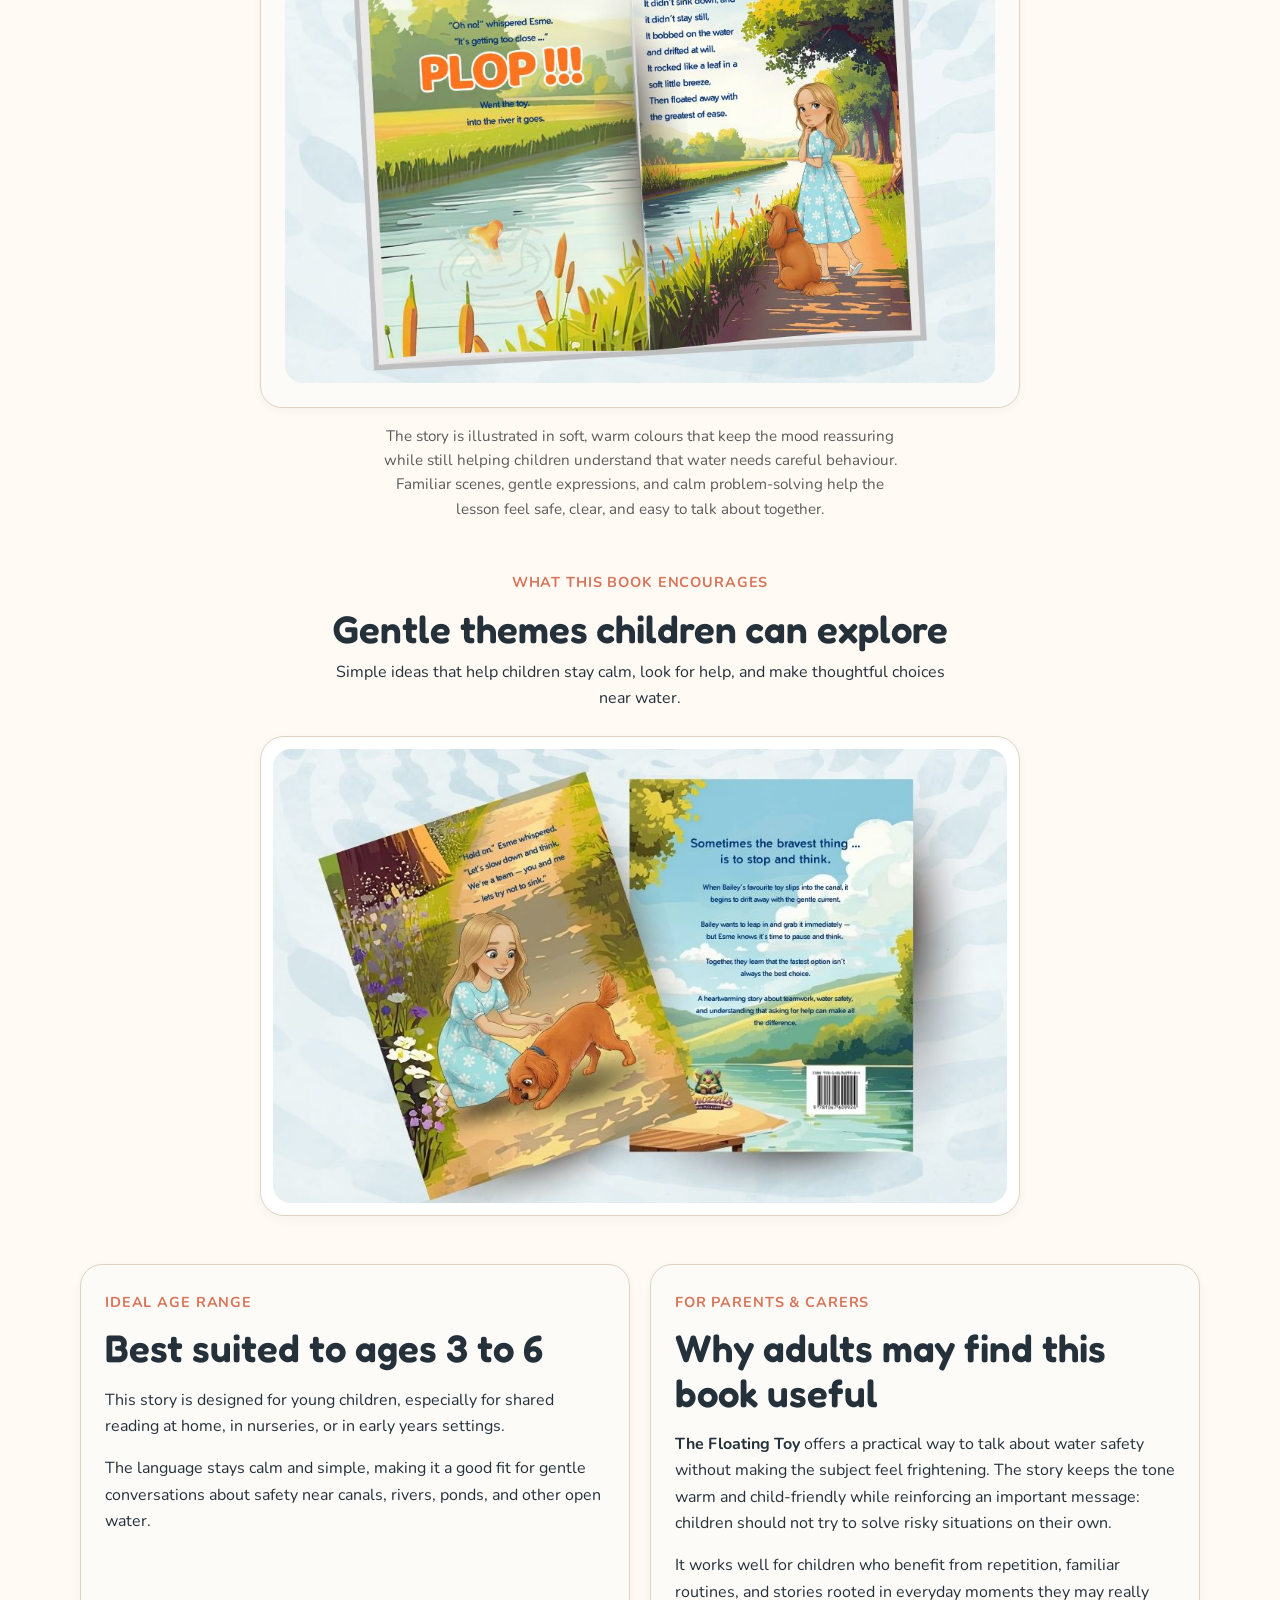
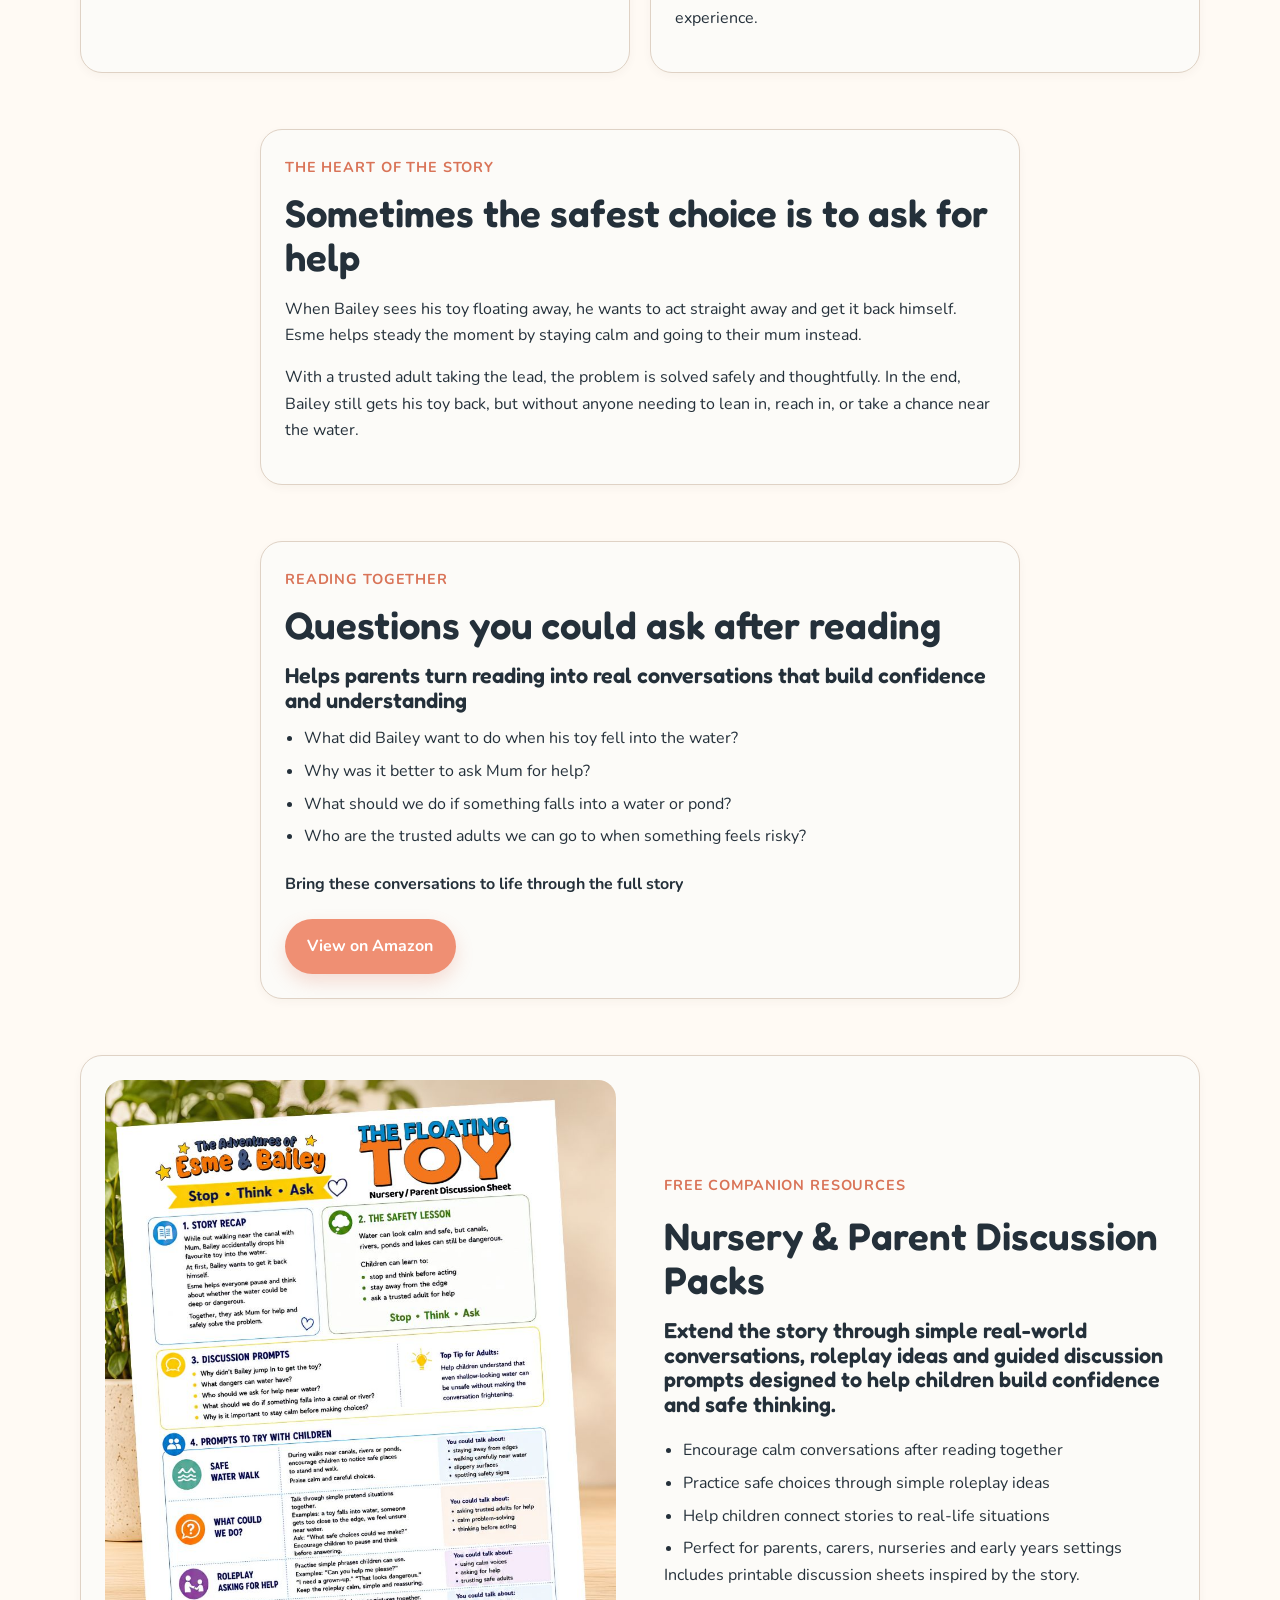
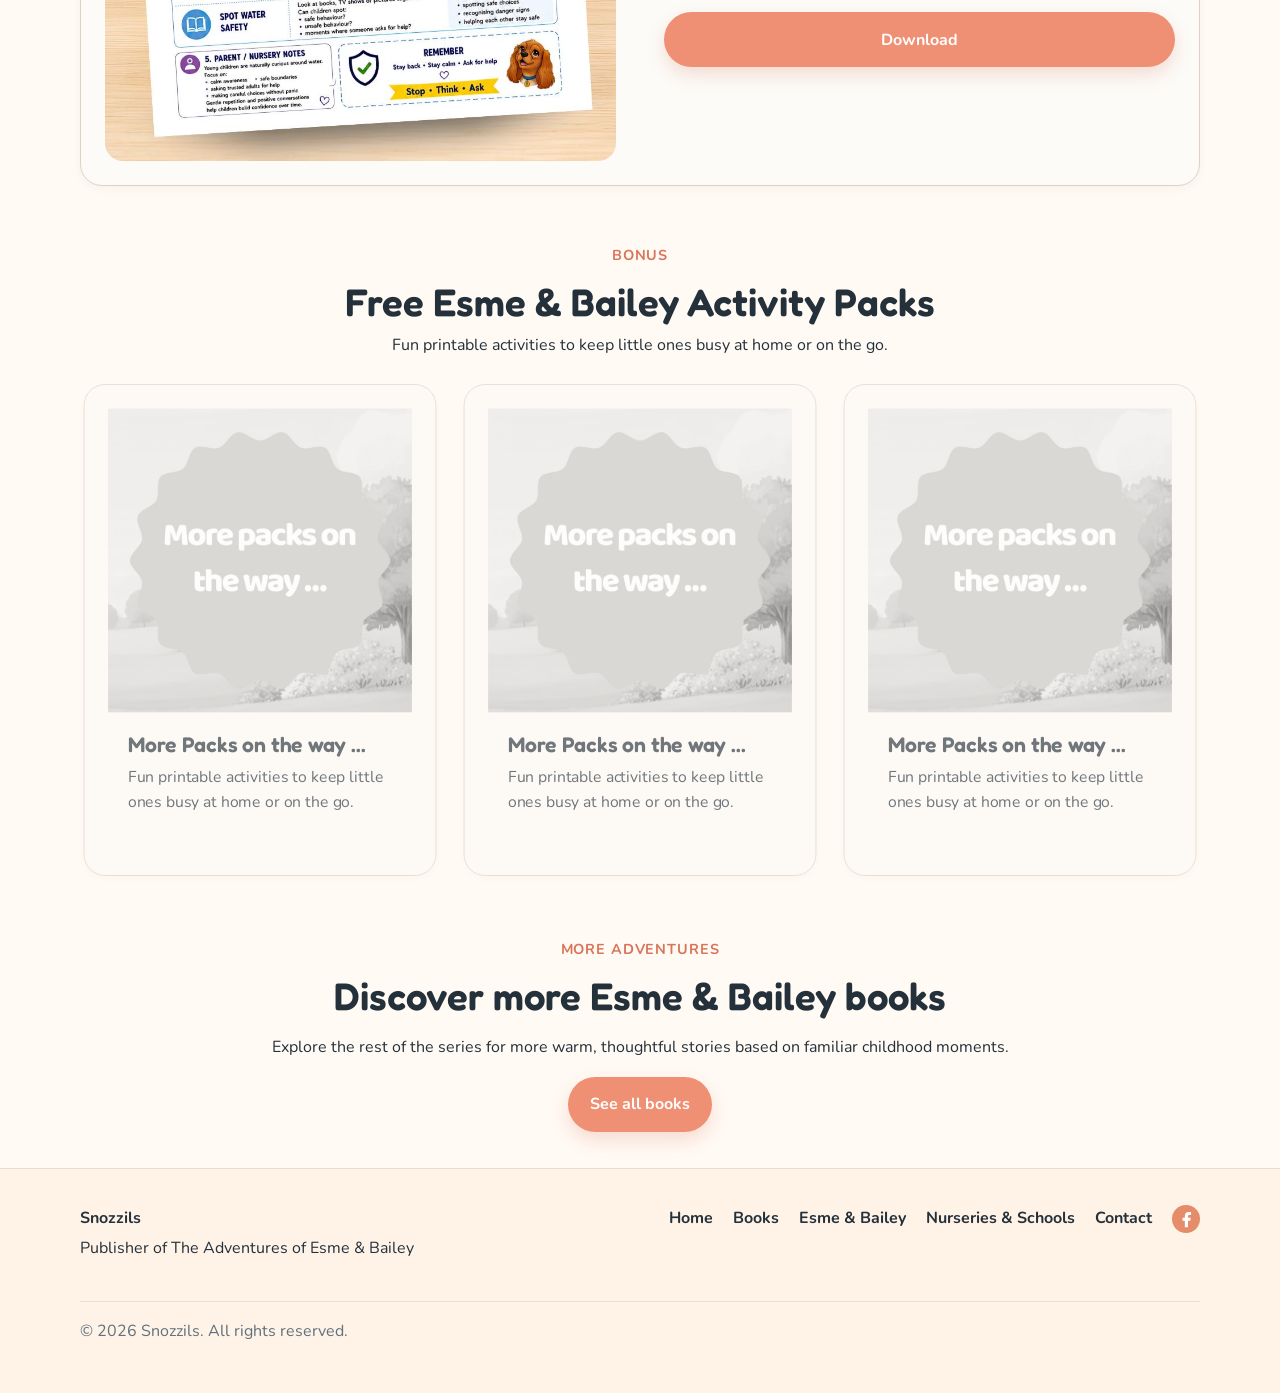
<file: books/the-floating-toy.html>
<!doctype html>
<html lang="en">
  <head>
    <meta charset="UTF-8" />
    <meta name="viewport" content="width=device-width, initial-scale=1.0" />
    <title>
      The Floating Toy – Children's Picture Book About water Safety (Ages 3–6)
    </title>
    <meta
      name="description"
      content="The Floating Toy is a gentle children's picture book about water safety, staying calm, and asking a trusted adult for help. Perfect for ages 3–6."
    />
    <!-- Google tag (gtag.js) -->
    <script
      async
      src="https://www.googletagmanager.com/gtag/js?id=G-G6J64X65LK"
    ></script>
    <script>
      window.dataLayer = window.dataLayer || [];
      function gtag() {
        dataLayer.push(arguments);
      }
      gtag("js", new Date());
      gtag("config", "G-G6J64X65LK");
    </script>
    <link
      rel="canonical"
      href="https://www.snozzils.co.uk/books/the-floating-toy.html"
    />

    <link rel="preconnect" href="https://fonts.googleapis.com" />
    <link rel="preconnect" href="https://fonts.gstatic.com" crossorigin />
    <link
      href="https://fonts.googleapis.com/css2?family=Fredoka:wght@400;500;600&family=Nunito:wght@400;600;700&display=swap"
      rel="stylesheet"
    />
    <script src="/js/analytics.js"></script>
    <link rel="stylesheet" href="/css/styles.css" />
    <link rel="stylesheet" href="/css/books.css" />
  </head>
  <body>
    <header class="site-header">
      <div class="container header-inner">
        <a href="/index.html" class="brand" aria-label="Snozzils home">
          <span class="brand-name">Snozzils</span>
          <span class="brand-subtitle"
            >The Adventures of Esme &amp; Bailey</span
          >
        </a>

        <button
          class="nav-toggle"
          aria-expanded="false"
          aria-controls="site-nav"
          aria-label="Open menu"
        >
          <span></span>
          <span></span>
          <span></span>
        </button>

        <nav id="site-nav" class="site-nav">
          <a href="/">Home</a>
          <a href="/books/" class="active">Books</a>
          <a href="/esme-bailey.html">Esme &amp; Bailey</a>
          <a href="/nurseries-schools.html">For Nurseries &amp; Schools</a>
          <a href="/contact.html">Contact</a>
        </nav>
      </div>
    </header>

    <main>
      <!-- HERO -->
      <section class="book-hero section">
        <div class="container book-hero-grid">
          <div class="book-cover-panel">
            <img
              src="/images/books/floating-toy.jpg"
              alt="Cover of The Floating Toy by Snozzils"
            />
          </div>

          <div class="book-summary-panel">
            <p class="eyebrow">The Adventures of Esme &amp; Bailey</p>

            <h1>The Floating Toy</h1>

            <p class="book-subtitle">
              A gentle picture book about staying calm, asking for help, and
              staying safe near water.
            </p>

            <div class="detail-badges">
              <span>Ages 3–6</span>
              <span>Picture Book</span>
              <span>Water Safety</span>
            </div>

            <p class="book-summary-text">
              In <strong>The Floating Toy</strong>, Esme and Bailey are walking
              beside the canal when Bailey accidentally drops his bone toy into
              the water.
            </p>
            <p>
              Bailey wants to get it back himself, but Esme stays calm and goes
              to their mum for help. With thoughtful guidance and the assistance
              of a passing boat, the situation is handled safely. In the end,
              Bailey gets his toy back without anyone needing to take a risk.
            </p>

            <div class="detail-actions">
              <a
                class="button"
                href="https://amzn.eu/d/0euOwkkl"
                target="_blank"
                rel="noopener"
                data-tracking="hero"
                data-book="the_floating_toy"
                data-page="default"                 
              >
                View on Amazon
              </a>

              <a href="#activity-pack" class="btn-secondary">
                Free Activity Packs
              </a>

              <a href="#discussion-pack" class="btn-secondary">
                Discussion Pack
              </a>  

              <a href="/books/" class="text-link">Back to all books</a>
            </div>
          </div>
        </div>
      </section>

      <!-- REVIEW -->

      <!-- MAIN MESSAGE -->
      <section class="section">
        <div class="container narrow">
          <div class="detail-card centered-card">
            <p class="eyebrow">A Simple Everyday Lesson</p>
            <h2>A story that helps children stay calm near water</h2>
            <p>
              <strong>The Floating Toy</strong> supports gentle conversation
              about water safety, calm thinking, and asking a trusted adult for
              help. It shows children that even when something important is
              lost, staying safe matters more than rushing in after it.
            </p>
          </div>
        </div>
      </section>

      <!-- BENEFITS -->
      <section class="section">
        <div class="container">
          <div class="section-heading centered-text">
            <p class="eyebrow">What This Book Supports</p>
            <h2>Helpful themes for early years reading</h2>
            <p>
              Clear, simple ideas that fit naturally into shared reading and
              gentle discussion.
            </p>
          </div>

          <div class="benefit-grid">
            <article class="detail-card benefit-card">
              <h3>Water awareness</h3>
              <p>
                Introduces the idea that canals and open water need extra care
                and caution.
              </p>
            </article>

            <article class="detail-card benefit-card">
              <h3>Calm thinking</h3>
              <p>
                Encourages children to pause instead of reacting straight away.
              </p>
            </article>

            <article class="detail-card benefit-card">
              <h3>Asking for help</h3>
              <p>
                Reinforces that trusted adults are there to handle difficult
                situations safely.
              </p>
            </article>

            <article class="detail-card benefit-card">
              <h3>Safe problem-solving</h3>
              <p>
                Shows that problems can often be solved without anyone taking
                unnecessary risks.
              </p>
            </article>
          </div>
        </div>
      </section>

      <!-- INSIDE THE BOOK -->
      <section class="section alt-bg">
        <div class="container narrow">
          <div class="section-heading centered-text">
            <p class="eyebrow">Inside the Book</p>
            <h2>A closer look at The Floating Toy</h2>
          </div>

          <div class="detail-card preview-card">
            <img
              src="/images/books/the-floating-toy/spread-01.jpg"
              alt="Interior spread from The Floating Toy"
            />
          </div>

          <p class="preview-caption">
            The story is illustrated in soft, warm colours that keep the mood
            reassuring while still helping children understand that water needs
            careful behaviour. Familiar scenes, gentle expressions, and calm
            problem-solving help the lesson feel safe, clear, and easy to talk
            about together.
          </p>
        </div>
      </section>

      <!-- OPTIONAL SECOND VISUAL -->
      <section class="section section-tight">
        <div class="section-heading">
          <p class="eyebrow">What this book encourages</p>
          <h2>Gentle themes children can explore</h2>
          <p class="section-intro">
            Simple ideas that help children stay calm, look for help, and make
            thoughtful choices near water.
          </p>
        </div>

        <div class="preview-card">
          <img
            src="/images/books/the-floating-toy/feature-graphic-01.jpg"
            alt="Themes explored in The Floating Toy"
          />
        </div>
      </section>

      <!-- AGE + PARENT VALUE -->
      <section class="section">
        <div class="container detail-grid detail-grid-tight">
          <article class="detail-card">
            <p class="eyebrow">Ideal Age Range</p>
            <h2>Best suited to ages 3 to 6</h2>
            <p>
              This story is designed for young children, especially for shared
              reading at home, in nurseries, or in early years settings.
            </p>
            <p>
              The language stays calm and simple, making it a good fit for
              gentle conversations about safety near canals, rivers, ponds, and
              other open water.
            </p>
          </article>

          <article class="detail-card">
            <p class="eyebrow">For Parents &amp; Carers</p>
            <h2>Why adults may find this book useful</h2>
            <p>
              <strong>The Floating Toy</strong> offers a practical way to talk
              about water safety without making the subject feel frightening.
              The story keeps the tone warm and child-friendly while reinforcing
              an important message: children should not try to solve risky
              situations on their own.
            </p>
            <p>
              It works well for children who benefit from repetition, familiar
              routines, and stories rooted in everyday moments they may really
              experience.
            </p>
          </article>
        </div>
      </section>

      <!-- STORY MESSAGE -->
      <section class="section">
        <div class="container narrow">
          <div class="detail-card">
            <p class="eyebrow">The Heart of the Story</p>
            <h2>Sometimes the safest choice is to ask for help</h2>
            <p>
              When Bailey sees his toy floating away, he wants to act straight
              away and get it back himself. Esme helps steady the moment by
              staying calm and going to their mum instead.
            </p>
            <p>
              With a trusted adult taking the lead, the problem is solved safely
              and thoughtfully. In the end, Bailey still gets his toy back, but
              without anyone needing to lean in, reach in, or take a chance near
              the water.
            </p>
          </div>
        </div>
      </section>

      <!-- READING TOGETHER -->
      <section class="section">
        <div class="container narrow">
          <div class="detail-card">
            <p class="eyebrow">Reading Together</p>
            <h2>Questions you could ask after reading</h2>
            <h3>
              Helps parents turn reading into real conversations that build
              confidence and understanding
            </h3>
            <ul class="detail-list">
              <li>
                What did Bailey want to do when his toy fell into the water?
              </li>
              <li>Why was it better to ask Mum for help?</li>
              <li>
                What should we do if something falls into a water or pond?
              </li>
              <li>
                Who are the trusted adults we can go to when something feels
                risky?
              </li>
            </ul>
            <h4>Bring these conversations to life through the full story</h4>
            <a
              class="button"
              href="https://amzn.eu/d/0euOwkkl"
              target="_blank"
              rel="noopener"
              data-tracking="read_together"
              data-book="the_floating_toy"
              data-page="default"                
            >
              View on Amazon
            </a>
          </div>
        </div>
      </section>

      <!-- DISCUSSION PACKS -->
      <section id="discussion-pack" class="section">
        <div class="container">
          <article class="detail-card discussion-card">
            <div class="discussion-card-image">
              <img
                src="/images/discussion-packs/the-floating-toy-discussion-pack.jpg"
                alt="Preview of the A Friendly Hello nursery and parent discussion pack"
              />
            </div>

            <div class="discussion-card-content">
              <p class="eyebrow">Free Companion Resources</p>

              <h2>Nursery & Parent Discussion Packs</h2>

              <h3>
                Extend the story through simple real-world conversations,
                roleplay ideas and guided discussion prompts designed to help
                children build confidence and safe thinking.
              </h3>

              <ul class="detail-list">
                <li>Encourage calm conversations after reading together</li>
                <li>Practice safe choices through simple roleplay ideas</li>
                <li>Help children connect stories to real-life situations</li>
                <li>
                  Perfect for parents, carers, nurseries and early years
                  settings
                </li>
              </ul>

              <p>Includes printable discussion sheets inspired by the story.</p>

              <a
                class="button"
                href="https://drive.google.com/file/d/1oLTm0W8vLeALciXiyE7aQWJMmtBUmy1D/view?usp=sharing"
                target="_blank"
                rel="noopener"
                data-tracking="discussion_pack_download"
                data-book="the-floating-toy"
                data-page="discussion-pack"
              >
                Download
              </a>
            </div>
          </article>
        </div>
      </section>

      <!-- BONUS DOWNLOADS -->
      <section id="activity-pack" class="section alt-bg">
        <div class="container">
          <div class="section-heading centered-text">
            <p class="eyebrow">Bonus</p>
            <h2>Free Esme &amp; Bailey Activity Packs</h2>
            <p>
              Fun printable activities to keep little ones busy at home or on
              the go.
            </p>
          </div>

          <div class="bonus-grid">
            <article class="detail-card coming-soon-card">
              <img
                src="/images/activity-packs/coming-soon.jpg"
                alt="Coming Soon Image"
              />

              <div class="bonus-card-content">
                <h3>More Packs on the way ...</h3>
                <p>
                  Fun printable activities to keep little ones busy at home or
                  on the go.
                </p>
              </div>
            </article>

            <article class="detail-card coming-soon-card">
              <img
                src="/images/activity-packs/coming-soon.jpg"
                alt="Coming Soon Image"
              />

              <div class="bonus-card-content">
                <h3>More Packs on the way ...</h3>
                <p>
                  Fun printable activities to keep little ones busy at home or
                  on the go.
                </p>
              </div>
            </article>

            <article class="detail-card coming-soon-card">
              <img
                src="/images/activity-packs/coming-soon.jpg"
                alt="Coming Soon Image"
              />

              <div class="bonus-card-content">
                <h3>More Packs on the way ...</h3>
                <p>
                  Fun printable activities to keep little ones busy at home or
                  on the go.
                </p>
              </div>
            </article>
          </div>
        </div>
      </section>

      <!-- SERIES CTA -->
      <section class="section final-cta">
        <div class="container centered-text narrow">
          <p class="eyebrow">More Adventures</p>
          <h2>Discover more Esme &amp; Bailey books</h2>
          <p>
            Explore the rest of the series for more warm, thoughtful stories
            based on familiar childhood moments.
          </p>
          <a class="button" href="/books/">See all books</a>
        </div>
      </section>
    </main>

    <footer class="site-footer">
      <div class="container footer-inner">
        <div>
          <p class="footer-brand"><strong>Snozzils</strong></p>
          <p>Publisher of The Adventures of Esme &amp; Bailey</p>
        </div>

        <nav class="footer-nav">
          <a href="/">Home</a>
          <a href="/books/">Books</a>
          <a href="/esme-bailey.html">Esme &amp; Bailey</a>
          <a href="/nurseries-schools.html">Nurseries &amp; Schools</a>
          <a href="/contact.html">Contact</a>
          <a
            href="https://www.facebook.com/profile.php?id=61585542509320"
            target="_blank"
            class="social-link"
          >
            <img src="/images/fb.svg" alt="Facebook" />
          </a>
        </nav>
      </div>
      <div class="container footer-bottom">
        <p>&copy; 2026 Snozzils. All rights reserved.</p>
      </div>
    </footer>

    <a
      href="https://amzn.eu/d/0euOwkkl"
      class="floating-amazon-cta"
      id="floatingAmazonCta"
      target="_blank"
      rel="noopener noreferrer"
      data-tracking="sticky"
      data-book="the_floating_toy"
      data-page="default"        
    >
      View on Amazon
    </a>

    <script src="/js/main.js"></script>
    <script src="/js/floating-cta.js"></script>
  </body>
</html>
</file>
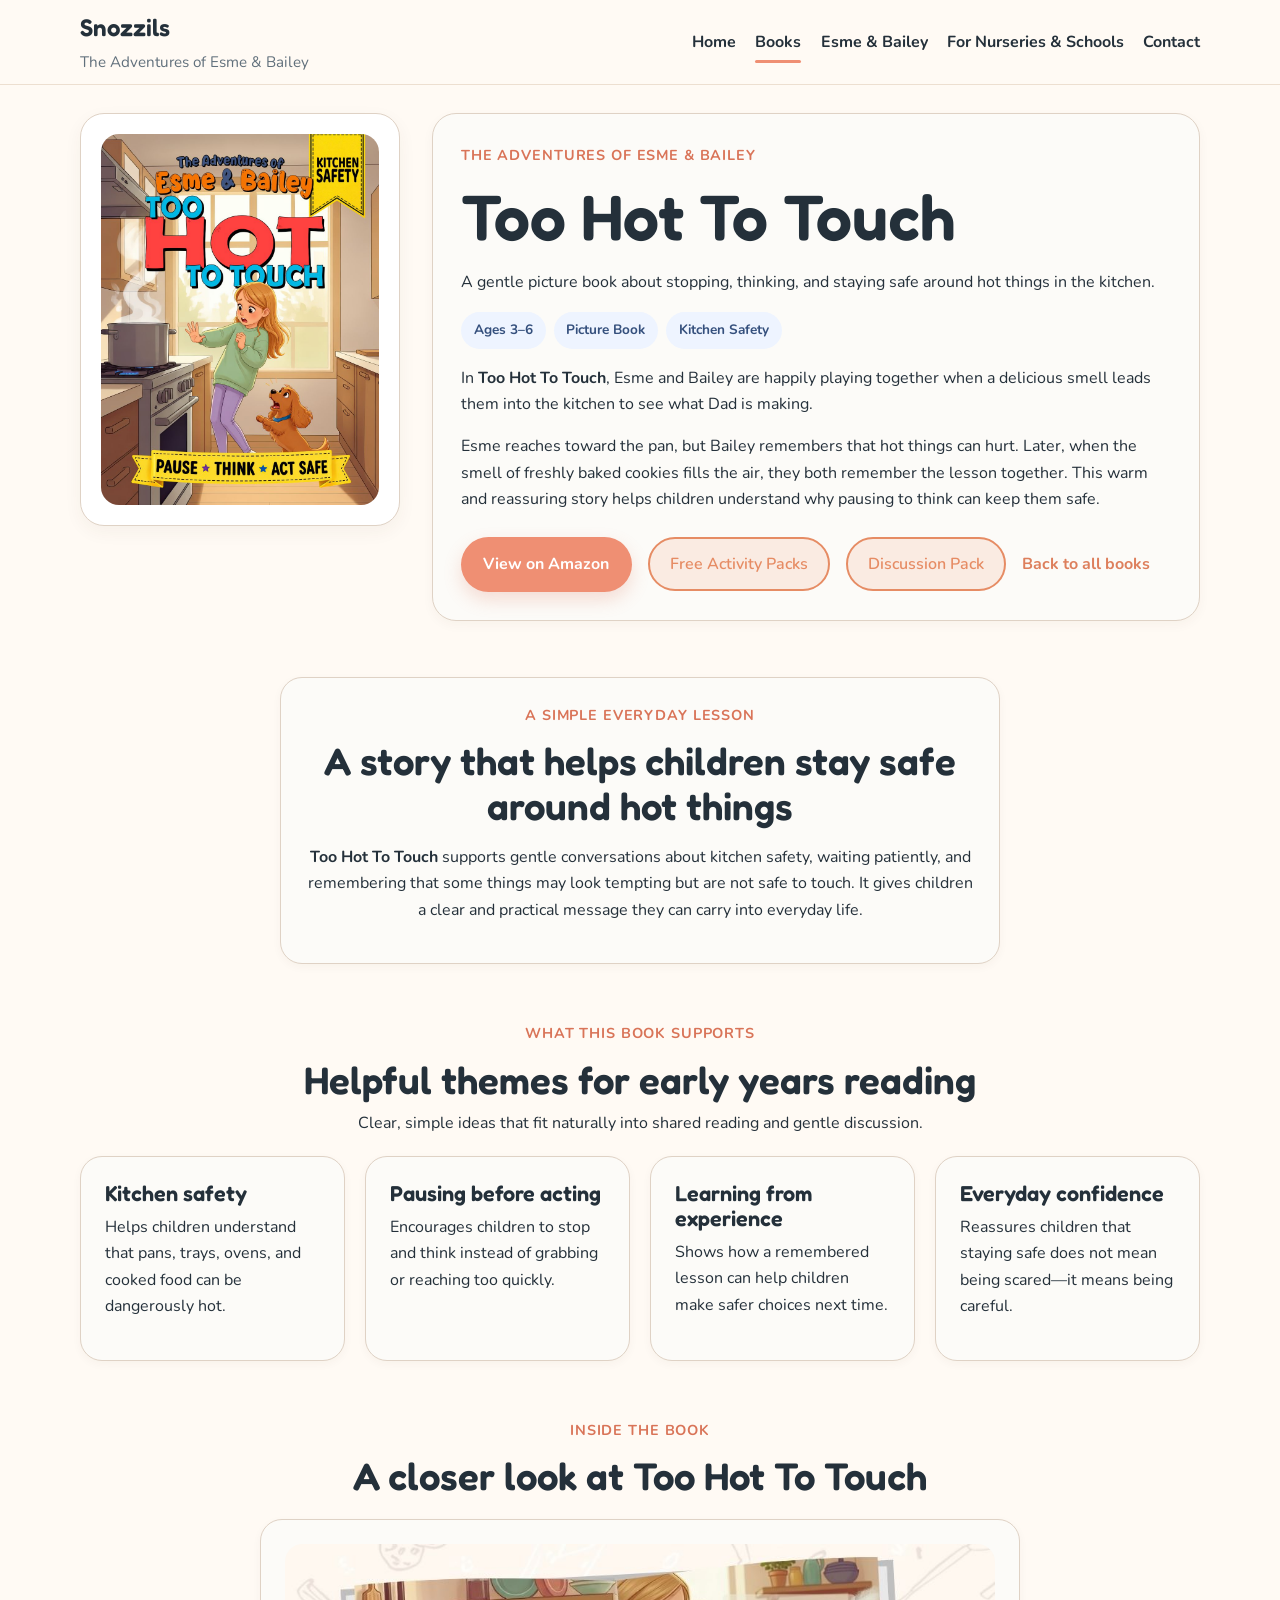
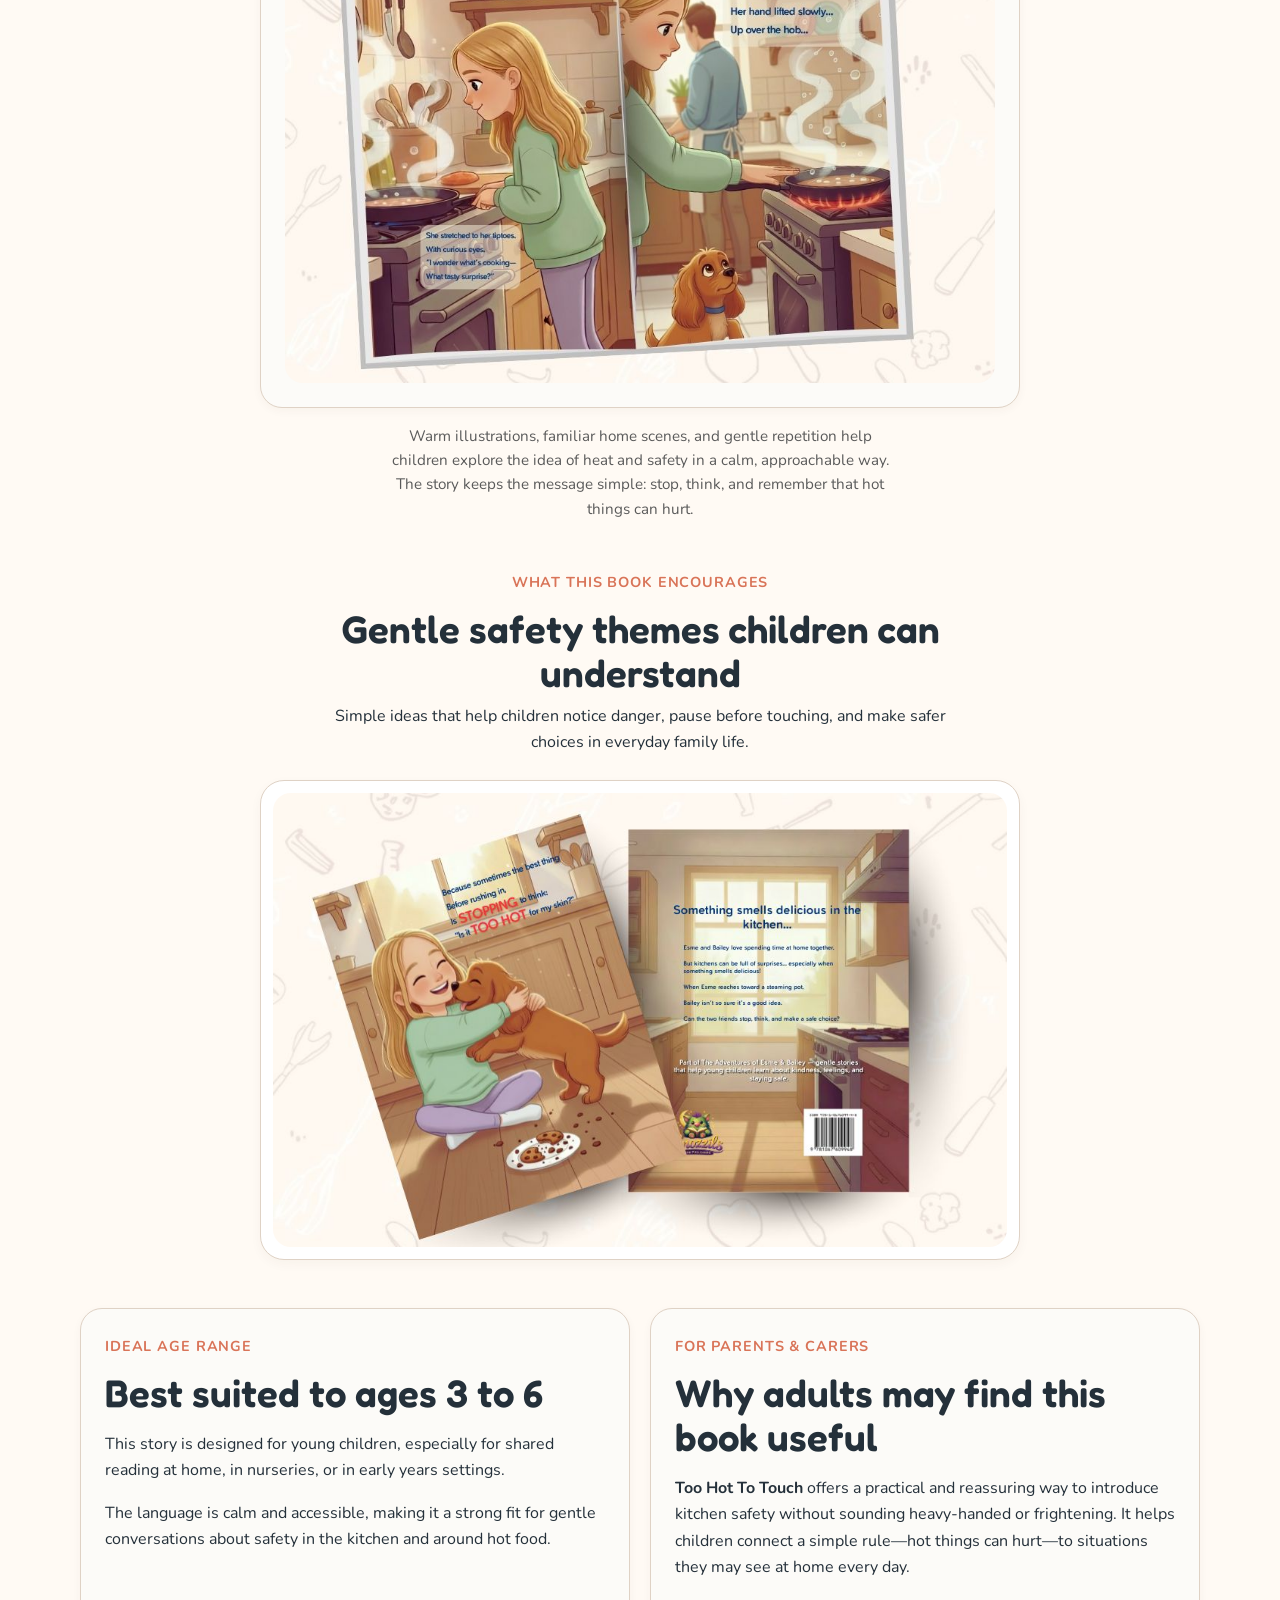
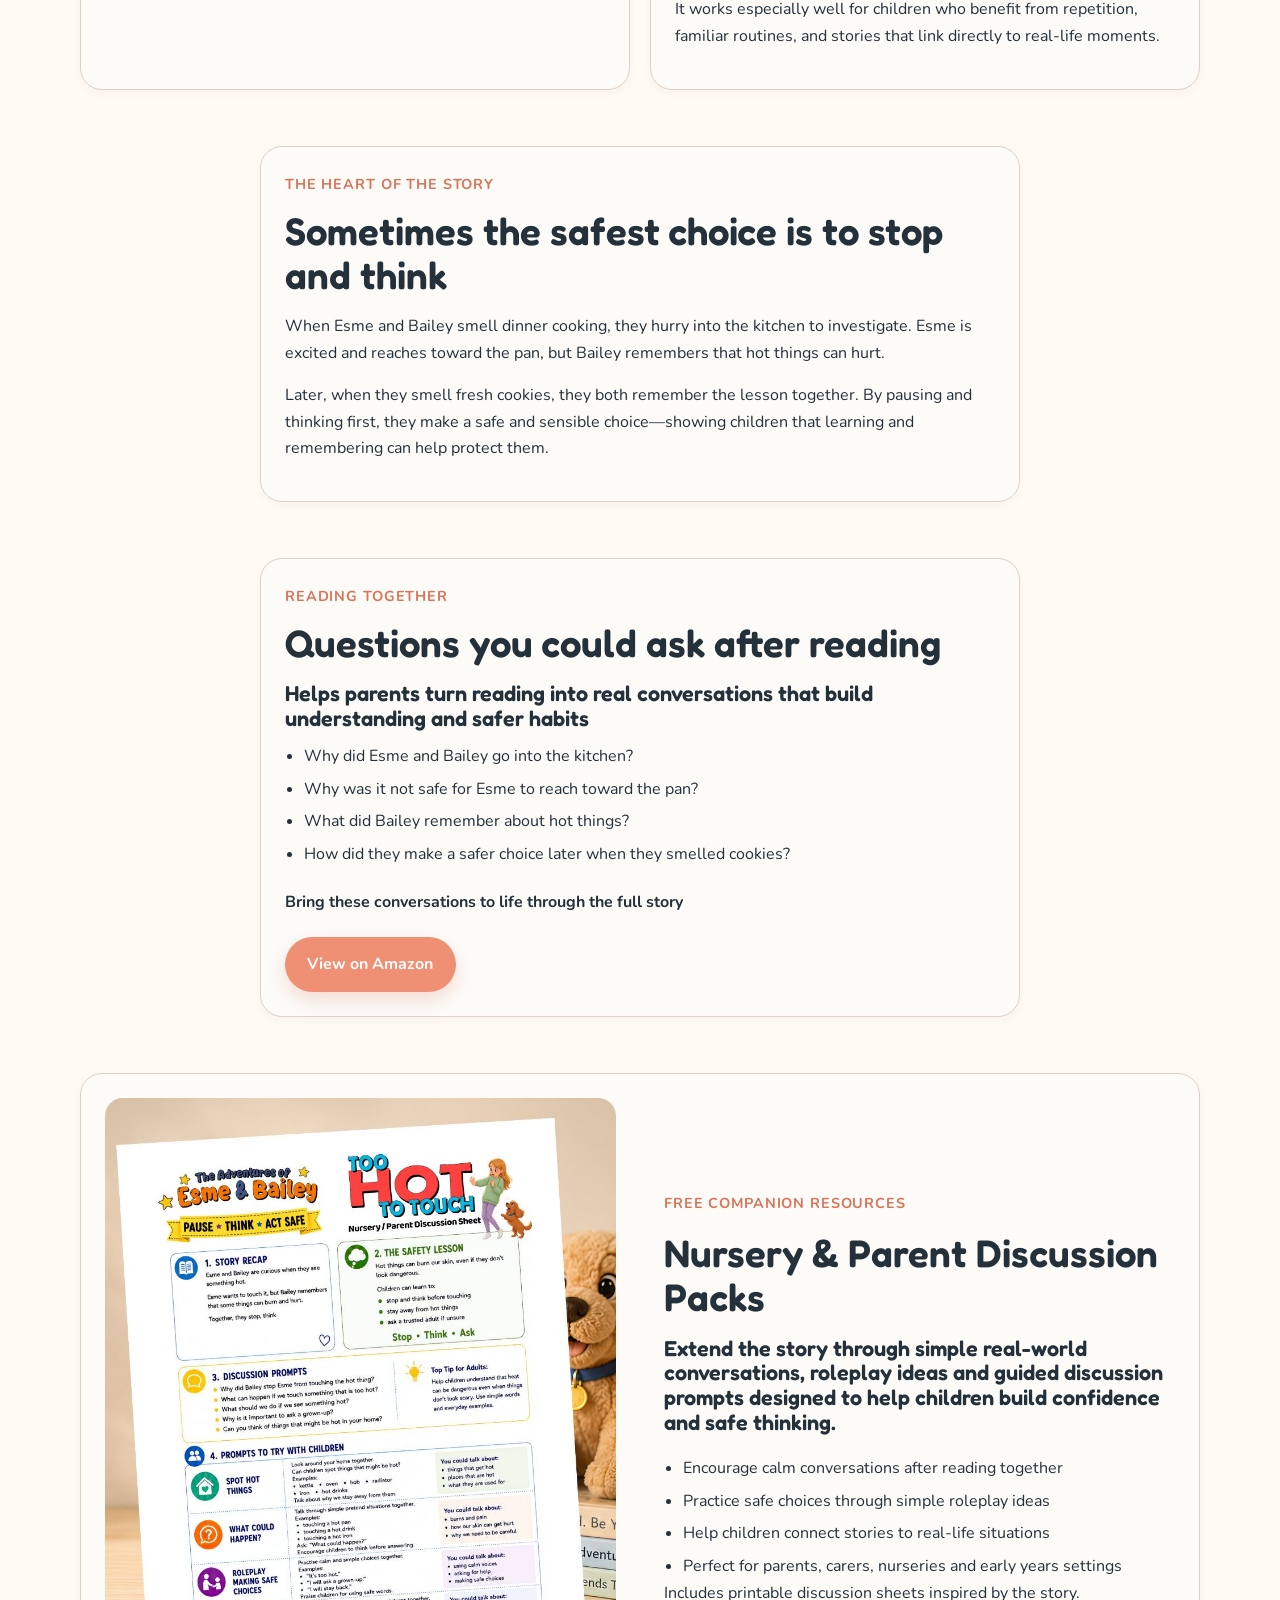
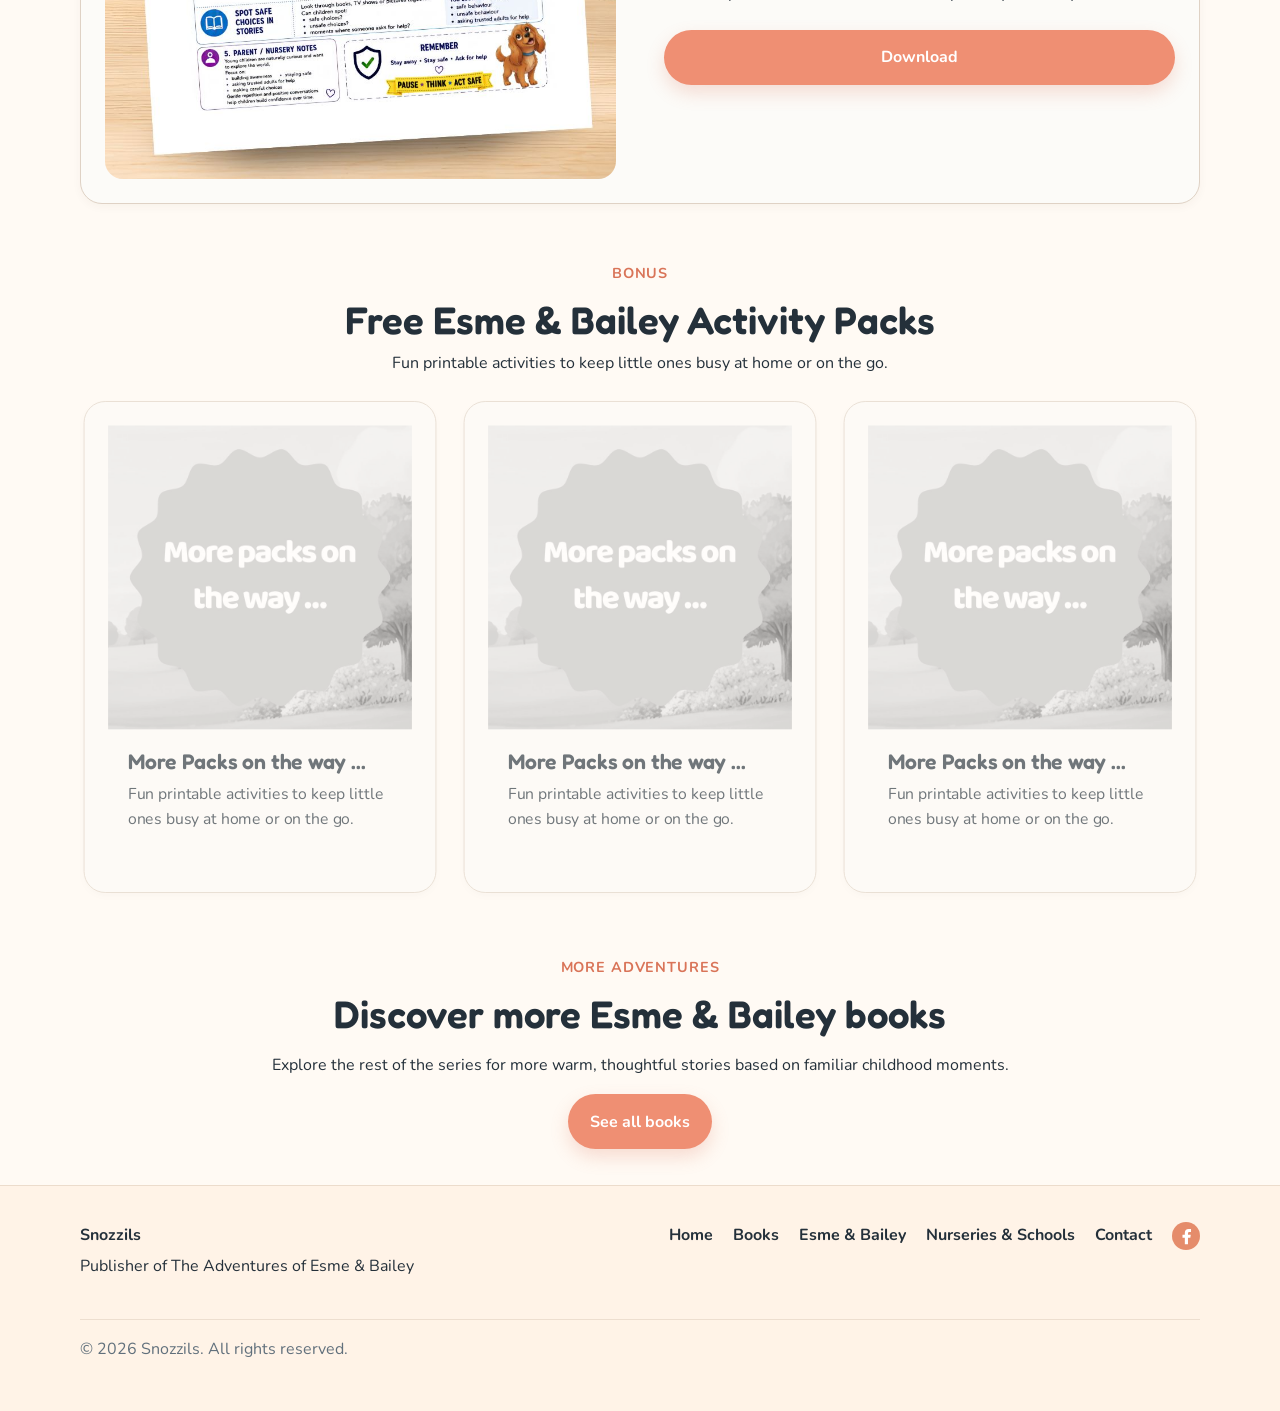
<file: books/too-hot-to-touch.html>
<!doctype html>
<html lang="en">
  <head>
    <meta charset="UTF-8" />
    <meta name="viewport" content="width=device-width, initial-scale=1.0" />
    <title>
      Too Hot To Touch – Children's Picture Book About Kitchen Safety (Ages 3–6)
    </title>
    <meta
      name="description"
      content="Too Hot To Touch is a gentle children's picture book about stopping, thinking, and staying safe around hot pans, ovens, and freshly baked treats. Perfect for ages 3–6."
    />
     <!-- Google tag (gtag.js) -->
    <script
      async
      src="https://www.googletagmanager.com/gtag/js?id=G-G6J64X65LK"
    ></script>
    <script>
      window.dataLayer = window.dataLayer || [];
      function gtag() {
        dataLayer.push(arguments);
      }
      gtag("js", new Date());
      gtag("config", "G-G6J64X65LK");
    </script>
    <link
      rel="canonical"
      href="https://www.snozzils.co.uk/books/too-hot-to-touch.html"
    />

    <link rel="preconnect" href="https://fonts.googleapis.com" />
    <link rel="preconnect" href="https://fonts.gstatic.com" crossorigin />
    <link
      href="https://fonts.googleapis.com/css2?family=Fredoka:wght@400;500;600&family=Nunito:wght@400;600;700&display=swap"
      rel="stylesheet"
    />
    <script src="/js/analytics.js"></script>
    <link rel="stylesheet" href="/css/styles.css" />
    <link rel="stylesheet" href="/css/books.css" />
  </head>
  <body>
    <header class="site-header">
      <div class="container header-inner">
        <a href="/index.html" class="brand" aria-label="Snozzils home">
          <span class="brand-name">Snozzils</span>
          <span class="brand-subtitle"
            >The Adventures of Esme &amp; Bailey</span
          >
        </a>

        <button
          class="nav-toggle"
          aria-expanded="false"
          aria-controls="site-nav"
          aria-label="Open menu"
        >
          <span></span>
          <span></span>
          <span></span>
        </button>

        <nav id="site-nav" class="site-nav">
          <a href="/">Home</a>
          <a href="/books/" class="active">Books</a>
          <a href="/esme-bailey.html">Esme &amp; Bailey</a>
          <a href="/nurseries-schools.html">For Nurseries &amp; Schools</a>
          <a href="/contact.html">Contact</a>
        </nav>
      </div>
    </header>

    <main>
      <!-- HERO -->
      <section class="book-hero section">
        <div class="container book-hero-grid">
          <div class="book-cover-panel">
            <img
              src="/images/books/too-hot-to-touch.jpg"
              alt="Cover of Too Hot To Touch by Snozzils"
            />
          </div>

          <div class="book-summary-panel">
            <p class="eyebrow">The Adventures of Esme &amp; Bailey</p>

            <h1>Too Hot To Touch</h1>

            <p class="book-subtitle">
              A gentle picture book about stopping, thinking, and staying safe
              around hot things in the kitchen.
            </p>

            <div class="detail-badges">
              <span>Ages 3–6</span>
              <span>Picture Book</span>
              <span>Kitchen Safety</span>
            </div>

            <p class="book-summary-text">
              In <strong>Too Hot To Touch</strong>, Esme and Bailey are happily
              playing together when a delicious smell leads them into the
              kitchen to see what Dad is making.
            </p>
            <p>
              Esme reaches toward the pan, but Bailey remembers that hot things
              can hurt. Later, when the smell of freshly baked cookies fills the
              air, they both remember the lesson together. This warm and
              reassuring story helps children understand why pausing to think
              can keep them safe.
            </p>

            <div class="detail-actions">
              <a
                class="button"
                href="https://amzn.eu/d/02u6YwlA"
                target="_blank"
                rel="noopener"
                data-tracking="hero"
                data-book="too_hot_to_touch"
                data-page="default"                      
              >
                View on Amazon
              </a>

              <a href="#activity-pack" class="btn-secondary">
                Free Activity Packs
              </a>

              <a href="#discussion-pack" class="btn-secondary">
                Discussion Pack
              </a>   

              <a href="/books/" class="text-link">Back to all books</a>
            </div>
          </div>
        </div>
      </section>

      <!-- MAIN MESSAGE -->
      <section class="section">
        <div class="container narrow">
          <div class="detail-card centered-card">
            <p class="eyebrow">A Simple Everyday Lesson</p>
            <h2>A story that helps children stay safe around hot things</h2>
            <p>
              <strong>Too Hot To Touch</strong> supports gentle conversations
              about kitchen safety, waiting patiently, and remembering that some
              things may look tempting but are not safe to touch. It gives
              children a clear and practical message they can carry into
              everyday life.
            </p>
          </div>
        </div>
      </section>

      <!-- BENEFITS -->
      <section class="section">
        <div class="container">
          <div class="section-heading centered-text">
            <p class="eyebrow">What This Book Supports</p>
            <h2>Helpful themes for early years reading</h2>
            <p>
              Clear, simple ideas that fit naturally into shared reading and
              gentle discussion.
            </p>
          </div>

          <div class="benefit-grid">
            <article class="detail-card benefit-card">
              <h3>Kitchen safety</h3>
              <p>
                Helps children understand that pans, trays, ovens, and cooked
                food can be dangerously hot.
              </p>
            </article>

            <article class="detail-card benefit-card">
              <h3>Pausing before acting</h3>
              <p>
                Encourages children to stop and think instead of grabbing or
                reaching too quickly.
              </p>
            </article>

            <article class="detail-card benefit-card">
              <h3>Learning from experience</h3>
              <p>
                Shows how a remembered lesson can help children make safer
                choices next time.
              </p>
            </article>

            <article class="detail-card benefit-card">
              <h3>Everyday confidence</h3>
              <p>
                Reassures children that staying safe does not mean being
                scared—it means being careful.
              </p>
            </article>
          </div>
        </div>
      </section>

      <!-- INSIDE THE BOOK -->
      <section class="section alt-bg">
        <div class="container narrow">
          <div class="section-heading centered-text">
            <p class="eyebrow">Inside the Book</p>
            <h2>A closer look at Too Hot To Touch</h2>
          </div>

          <div class="detail-card preview-card">
            <img
              src="/images/books/too-hot-to-touch/spread-01.jpg"
              alt="Interior spread from Too Hot To Touch"
            />
          </div>

          <p class="preview-caption">
            Warm illustrations, familiar home scenes, and gentle repetition help
            children explore the idea of heat and safety in a calm, approachable
            way. The story keeps the message simple: stop, think, and remember
            that hot things can hurt.
          </p>
        </div>
      </section>

      <!-- OPTIONAL SECOND VISUAL -->
      <section class="section section-tight">
        <div class="section-heading">
          <p class="eyebrow">What this book encourages</p>
          <h2>Gentle safety themes children can understand</h2>
          <p class="section-intro">
            Simple ideas that help children notice danger, pause before
            touching, and make safer choices in everyday family life.
          </p>
        </div>

        <div class="preview-card">
          <img
            src="/images/books/too-hot-to-touch/feature-graphic-01.jpg"
            alt="Themes explored in Too Hot To Touch"
          />
        </div>
      </section>

      <!-- AGE + PARENT VALUE -->
      <section class="section">
        <div class="container detail-grid detail-grid-tight">
          <article class="detail-card">
            <p class="eyebrow">Ideal Age Range</p>
            <h2>Best suited to ages 3 to 6</h2>
            <p>
              This story is designed for young children, especially for shared
              reading at home, in nurseries, or in early years settings.
            </p>
            <p>
              The language is calm and accessible, making it a strong fit for
              gentle conversations about safety in the kitchen and around hot
              food.
            </p>
          </article>

          <article class="detail-card">
            <p class="eyebrow">For Parents &amp; Carers</p>
            <h2>Why adults may find this book useful</h2>
            <p>
              <strong>Too Hot To Touch</strong> offers a practical and
              reassuring way to introduce kitchen safety without sounding
              heavy-handed or frightening. It helps children connect a simple
              rule—hot things can hurt—to situations they may see at home every
              day.
            </p>
            <p>
              It works especially well for children who benefit from repetition,
              familiar routines, and stories that link directly to real-life
              moments.
            </p>
          </article>
        </div>
      </section>

      <!-- STORY MESSAGE -->
      <section class="section">
        <div class="container narrow">
          <div class="detail-card">
            <p class="eyebrow">The Heart of the Story</p>
            <h2>Sometimes the safest choice is to stop and think</h2>
            <p>
              When Esme and Bailey smell dinner cooking, they hurry into the
              kitchen to investigate. Esme is excited and reaches toward the
              pan, but Bailey remembers that hot things can hurt.
            </p>
            <p>
              Later, when they smell fresh cookies, they both remember the
              lesson together. By pausing and thinking first, they make a safe
              and sensible choice—showing children that learning and remembering
              can help protect them.
            </p>
          </div>
        </div>
      </section>

      <!-- READING TOGETHER -->
      <section class="section">
        <div class="container narrow">
          <div class="detail-card">
            <p class="eyebrow">Reading Together</p>
            <h2>Questions you could ask after reading</h2>
            <h3>
              Helps parents turn reading into real conversations that build
              understanding and safer habits
            </h3>
            <ul class="detail-list">
              <li>Why did Esme and Bailey go into the kitchen?</li>
              <li>Why was it not safe for Esme to reach toward the pan?</li>
              <li>What did Bailey remember about hot things?</li>
              <li>
                How did they make a safer choice later when they smelled
                cookies?
              </li>
            </ul>
            <h4>Bring these conversations to life through the full story</h4>
            <a
              class="button"
              href="https://amzn.eu/d/02u6YwlA"
              target="_blank"
              rel="noopener"
              data-tracking="read_together"
              data-book="too_hot_to_touch"
              data-page="default"                    
            >
              View on Amazon
            </a>
          </div>
        </div>
      </section>

      <!-- DISCUSSION PACKS -->
      <section id="discussion-pack" class="section">
        <div class="container">
          <article class="detail-card discussion-card">
            <div class="discussion-card-image">
              <img
                src="/images/discussion-packs/too-hot-to-touch-discussion-pack.jpg"
                alt="Preview of the A Friendly Hello nursery and parent discussion pack"
              />
            </div>

            <div class="discussion-card-content">
              <p class="eyebrow">Free Companion Resources</p>

              <h2>Nursery & Parent Discussion Packs</h2>

              <h3>
                Extend the story through simple real-world conversations,
                roleplay ideas and guided discussion prompts designed to help
                children build confidence and safe thinking.
              </h3>

              <ul class="detail-list">
                <li>Encourage calm conversations after reading together</li>
                <li>Practice safe choices through simple roleplay ideas</li>
                <li>Help children connect stories to real-life situations</li>
                <li>
                  Perfect for parents, carers, nurseries and early years
                  settings
                </li>
              </ul>

              <p>Includes printable discussion sheets inspired by the story.</p>

              <a
                class="button"
                href="https://drive.google.com/file/d/126GYg_CL6vDTqUKD81aDDBj3VPGi0yH-/view?usp=sharing"
                target="_blank"
                rel="noopener"
                data-tracking="discussion_pack_download"
                data-book="too-hot-to-touch"
                data-page="discussion-pack"
              >
                Download
              </a>
            </div>
          </article>
        </div>
      </section>

      <!-- BONUS DOWNLOADS -->
      <section id="activity-pack" class="section alt-bg">
        <div class="container">
          <div class="section-heading centered-text">
            <p class="eyebrow">Bonus</p>
            <h2>Free Esme &amp; Bailey Activity Packs</h2>
            <p>
              Fun printable activities to keep little ones busy at home or on
              the go.
            </p>
          </div>

          <div class="bonus-grid">
            <article class="detail-card coming-soon-card">
              <img
                src="/images/activity-packs/coming-soon.jpg"
                alt="Coming Soon Image"
              />

              <div class="bonus-card-content">
                <h3>More Packs on the way ...</h3>
                <p>
                  Fun printable activities to keep little ones busy at home or
                  on the go.
                </p>
              </div>
            </article>

            <article class="detail-card coming-soon-card">
              <img
                src="/images/activity-packs/coming-soon.jpg"
                alt="Coming Soon Image"
              />

              <div class="bonus-card-content">
                <h3>More Packs on the way ...</h3>
                <p>
                  Fun printable activities to keep little ones busy at home or
                  on the go.
                </p>
              </div>
            </article>

            <article class="detail-card coming-soon-card">
              <img
                src="/images/activity-packs/coming-soon.jpg"
                alt="Coming Soon Image"
              />

              <div class="bonus-card-content">
                <h3>More Packs on the way ...</h3>
                <p>
                  Fun printable activities to keep little ones busy at home or
                  on the go.
                </p>
              </div>
            </article>
          </div>
        </div>
      </section>

      <!-- SERIES CTA -->
      <section class="section final-cta">
        <div class="container centered-text narrow">
          <p class="eyebrow">More Adventures</p>
          <h2>Discover more Esme &amp; Bailey books</h2>
          <p>
            Explore the rest of the series for more warm, thoughtful stories
            based on familiar childhood moments.
          </p>
          <a class="button" href="/books/">See all books</a>
        </div>
      </section>
    </main>

    <footer class="site-footer">
      <div class="container footer-inner">
        <div>
          <p class="footer-brand"><strong>Snozzils</strong></p>
          <p>Publisher of The Adventures of Esme &amp; Bailey</p>
        </div>

        <nav class="footer-nav">
          <a href="/">Home</a>
          <a href="/books/">Books</a>
          <a href="/esme-bailey.html">Esme &amp; Bailey</a>
          <a href="/nurseries-schools.html">Nurseries &amp; Schools</a>
          <a href="/contact.html">Contact</a>
          <a
            href="https://www.facebook.com/profile.php?id=61585542509320"
            target="_blank"
            class="social-link"
          >
            <img src="/images/fb.svg" alt="Facebook" />
          </a>
        </nav>
      </div>
      <div class="container footer-bottom">
        <p>&copy; 2026 Snozzils. All rights reserved.</p>
      </div>
    </footer>

    <a
      href="https://amzn.eu/d/02u6YwlA"
      class="floating-amazon-cta"
      id="floatingAmazonCta"
      target="_blank"
      rel="noopener noreferrer"
      data-tracking="sticky"
      data-book="too_hot_to_touch"
      data-page="default"        
    >
      View on Amazon
    </a>

    <script src="/js/main.js"></script>
    <script src="/js/floating-cta.js"></script>
  </body>
</html>
</file>
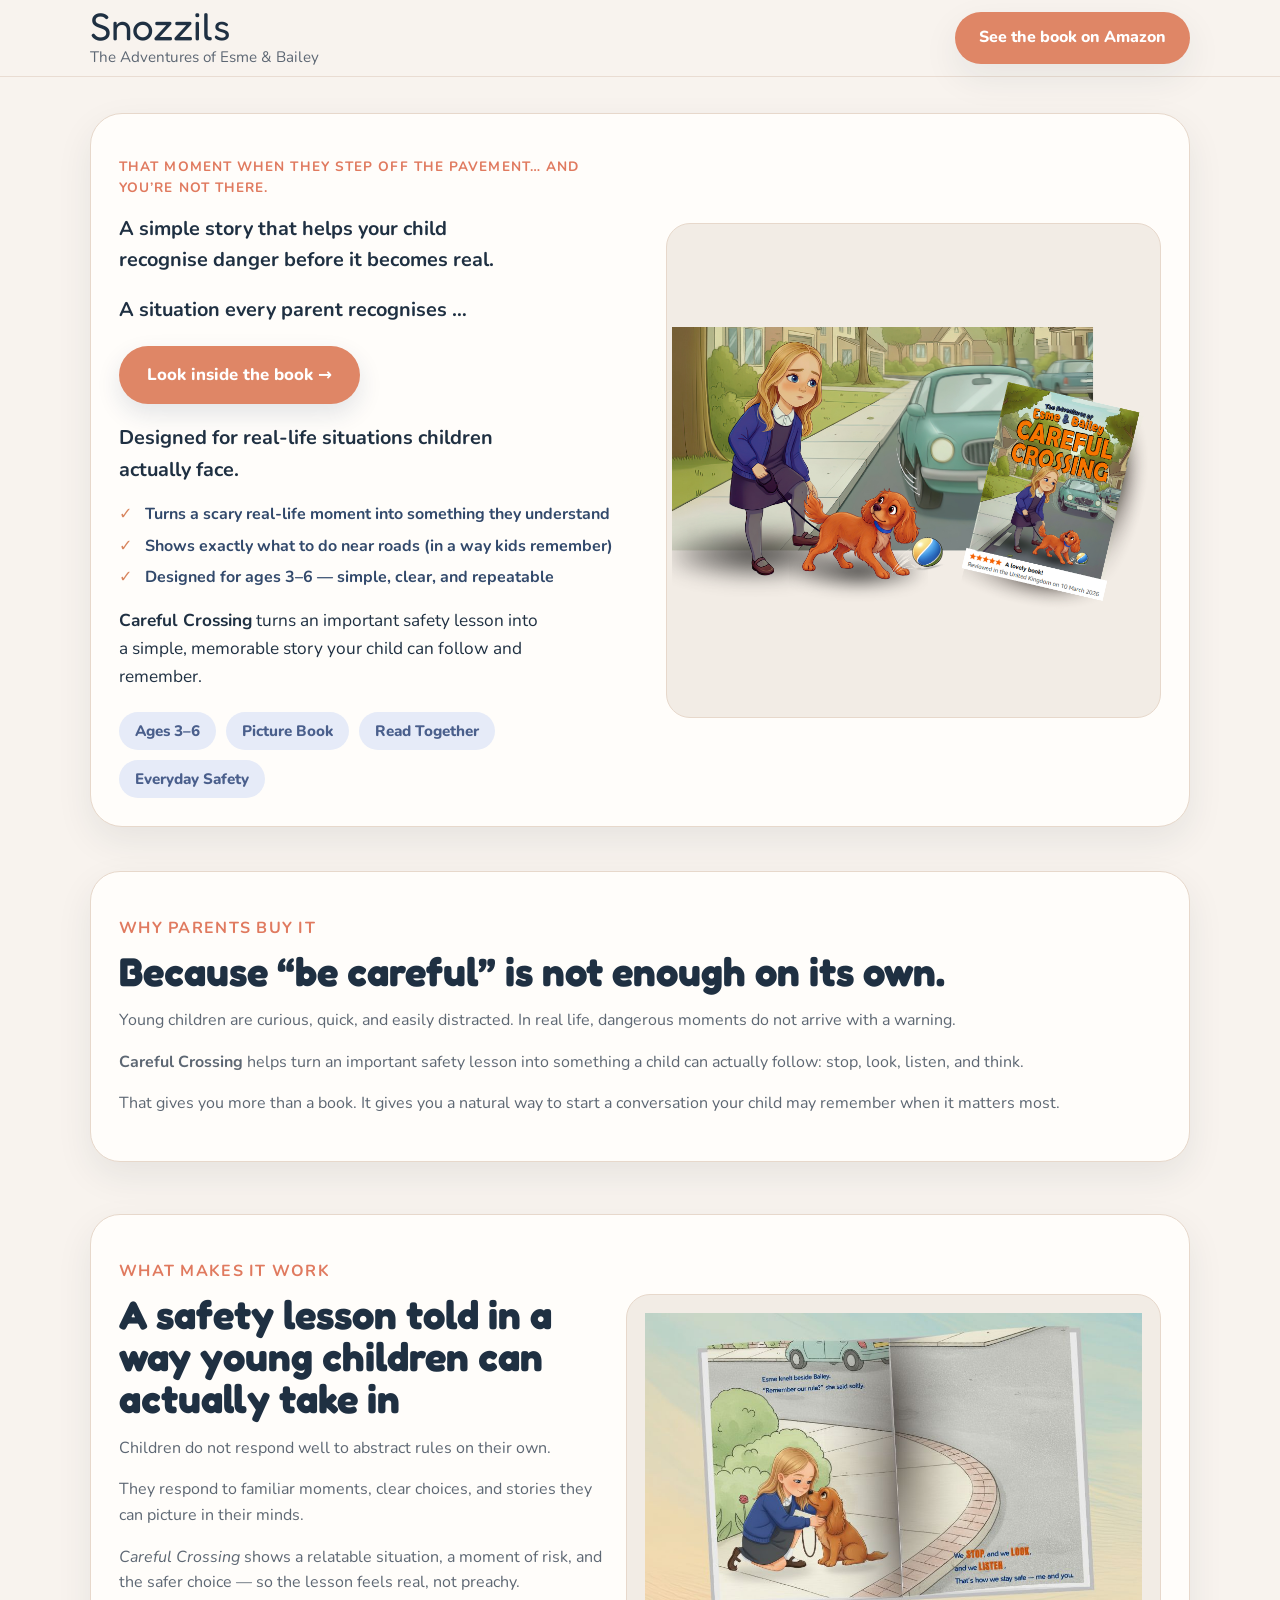
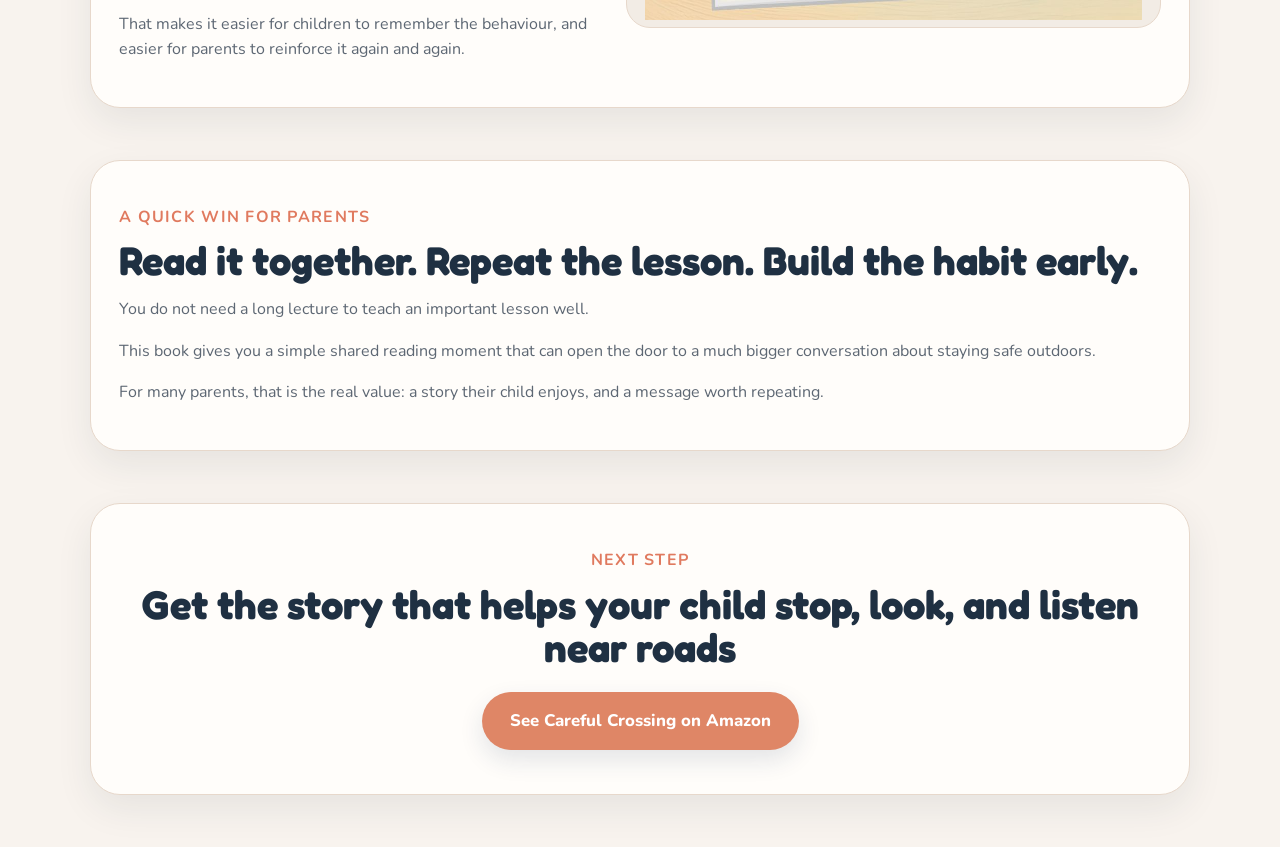
<file: ads/careful-crossing/careful-crossing-ad-landing.html>
<!doctype html>
<html lang="en">
  <head>
    <meta charset="UTF-8" />
    <meta name="viewport" content="width=device-width, initial-scale=1.0" />
    <title>AD1 | Careful Crossing | Road Safety Story for Ages 3–6</title>
    <meta
      name="description"
      content="A focused landing page for Careful Crossing, designed for ad traffic and built around one clear action: view the book on Amazon."
    />
    <script
      async
      src="https://www.googletagmanager.com/gtag/js?id=G-G6J64X65LK"
    ></script>
    <script>
      window.dataLayer = window.dataLayer || [];
      function gtag() {
        console.log("gtag call:", arguments);
        dataLayer.push(arguments);
      }
      gtag("js", new Date());
      gtag("config", "G-G6J64X65LK");
    </script>
    <script src="/js/analytics.js"></script>
    <link rel="preconnect" href="https://fonts.googleapis.com" />
    <link rel="preconnect" href="https://fonts.gstatic.com" crossorigin />
    <link
      href="https://fonts.googleapis.com/css2?family=Fredoka:wght@400;500;600&family=Nunito:wght@400;600;700;800&display=swap"
      rel="stylesheet"
    />
    <link rel="stylesheet" href="/css/ad-styles.css" />
  </head>
  <body>
    <header class="site-header">
      <div class="container header-inner">
        <a href="/" class="brand" aria-label="Snozzils home">
          <span class="brand-name">Snozzils</span>
          <span class="brand-subtitle"
            >The Adventures of Esme &amp; Bailey</span
          >
        </a>
        <a
          class="top-cta"
          href="https://amzn.eu/d/08nSRtju"
          target="_blank"
          rel="noopener noreferrer"
          data-tracking="hero"
          data-book="careful_crossing"
          data-page="ad1"
        >
          See the book on Amazon
        </a>
      </div>
    </header>

    <main>
      <section class="hero">
        <div class="container">
          <div class="hero-card">
            <div class="hero-copy">
              <p class="eyebrow">That moment when they step off the pavement… and you’re not there.</b></p>

              <p class="hero-statement">
                A simple story that helps your child recognise danger before it becomes real.
              </p>

              <div class="hero-media mobile-visual">
                <div class="hero-image hero-image-cropped placeholder">
                  <img
                    src="/images/books/ads/careful-crossing-ad-hero.png"
                    alt="A child pausing at the edge of a road with a small dog in Careful Crossing"
                  />
                </div>
              </div>

              <p class="hero-statement">
                A situation every parent recognises …
              </p>

              <div class="button-row mobile-priority hero-primary-cta">
                <a
                  class="button button-primary"
                  href="https://amzn.eu/d/08nSRtju"
                  target="_blank"
                  rel="noopener noreferrer"
                  data-tracking="everyday"
                  data-book="careful_crossing"
                  data-page="ad1"
                >
                 Look inside the book →
                </a>
              </div>
              <p class="hero-statement">Designed for real-life situations children actually face.</b></p>
              <ul class="quick-points" aria-label="Book highlights">
                <li>Turns a scary real-life moment into something they understand</li>
                <li>Shows exactly what to do near roads (in a way kids remember)</li>
                <li>Designed for ages 3–6 — simple, clear, and repeatable</li>
              </ul>

              <p class="lead hero-lead">
                <strong>Careful Crossing</strong> turns an important safety lesson into a simple,
                memorable story your child can follow and remember.
              </p>

              <div class="micro-proof">
                <span class="pill">Ages 3–6</span>
                <span class="pill">Picture Book</span>
                <span class="pill">Read Together</span>
                <span class="pill">Everyday Safety</span>
              </div>
            </div>

            <div class="hero-media desktop-visual">
              <div class="hero-image placeholder">
                <img
                  src="/images/books/ads/careful-crossing-ad-hero.png"
                  alt="A child pausing at the edge of a road with a small dog in Careful Crossing"
                />
              </div>
            </div>
          </div>
        </div>
      </section>

      <section class="section">
        <div class="container">
          <div class="section-card">
            <p class="eyebrow">WHY PARENTS BUY IT</p>
            <h2>Because “be careful” is not enough on its own.</h2>

            <p>
              Young children are curious, quick, and easily distracted. In real
              life, dangerous moments do not arrive with a warning.
            </p>

            <p>
              <strong>Careful Crossing</strong> helps turn an important safety
              lesson into something a child can actually follow: stop, look,
              listen, and think.
            </p>

            <p>
              That gives you more than a book. It gives you a natural way to
              start a conversation your child may remember when it matters most.
            </p>
          </div>
        </div>
      </section>

      <section class="section">
        <div class="container">
          <div class="section-card inside-grid">
            <section
              class="ad-copy-block"
              aria-labelledby="story-children-remember"
            >
              <p class="eyebrow">WHAT MAKES IT WORK</p>

              <h2 id="story-children-remember">
                A safety lesson told in a way young children can actually take
                in
              </h2>

              <p>
                Children do not respond well to abstract rules on their own.
              </p>

              <p>
                They respond to familiar moments, clear choices, and stories
                they can picture in their minds.
              </p>

              <p>
                <em>Careful Crossing</em> shows a relatable situation, a moment
                of risk, and the safer choice — so the lesson feels real, not
                preachy.
              </p>

              <p>
                That makes it easier for children to remember the behaviour, and
                easier for parents to reinforce it again and again.
              </p>
            </section>

            <div class="inside-image placeholder">
              <img
                src="/images/books/careful-crossing/spread-01.jpg"
                alt="Inside Careful Crossing"
              />
            </div>
          </div>
        </div>
      </section>

      <section class="section">
        <div class="container">
          <div class="section-card">
            <p class="eyebrow">A QUICK WIN FOR PARENTS</p>
            <h2>Read it together. Repeat the lesson. Build the habit early.</h2>

            <p>
              You do not need a long lecture to teach an important lesson well.
            </p>

            <p>
              This book gives you a simple shared reading moment that can open
              the door to a much bigger conversation about staying safe
              outdoors.
            </p>

            <p>
              For many parents, that is the real value: a story their child
              enjoys, and a message worth repeating.
            </p>
          </div>
        </div>
      </section>

      <section class="section final-cta">
        <div class="container">
          <div class="section-card final-cta-card">
            <p class="eyebrow">NEXT STEP</p>
            <h2>
              Get the story that helps your child stop, look, and listen near
              roads
            </h2>
            <div class="button-row final-cta-row">
              <a
                class="button button-primary"
                href="https://amzn.eu/d/08nSRtju"
                target="_blank"
                rel="noopener noreferrer"
                data-tracking="next_step"
                data-book="careful_crossing"
                data-page="ad1"
              >
                See Careful Crossing on Amazon
              </a>
            </div>
          </div>
        </div>
      </section>
    </main>
  </body>
</html>
</file>
<file: css/styles.css>
/*
Snozzils Website
Copyright © 2026 Snozzils
All rights reserved.
*/

:root {
  --bg: #fffaf4;
  --surface: #ffffff;
  --surface-soft: #fff3e7;
  --text: #24303a;
  --muted: #61707c;
  --accent: #ef8f73;
  --accent-dark: #d97458;
  --secondary: #7fc9c4;
  --secondary-dark: #58aea7;
  --border: #ecdccc;
  --shadow: 0 12px 32px rgba(28, 28, 28, 0.08);
  --radius: 22px;
  --radius-sm: 14px;
  --max-width: 1120px;
  --transition: 0.2s ease;
}

*,
*::before,
*::after {
  box-sizing: border-box;
}

html {
  scroll-behavior: smooth;
}

body {
  margin: 0;
  font-family: "Nunito", Arial, sans-serif;
  background: var(--bg);
  color: var(--text);
  line-height: 1.65;
}

img {
  max-width: 100%;
  display: block;
}

a {
  color: var(--accent-dark);
  text-decoration: none;
}

a:hover {
  text-decoration: underline;
}

h1,
h2,
h3 {
  margin-top: 0;
  line-height: 1.15;
  font-family: "Fredoka", Arial, sans-serif;
  font-weight: 600;
  color: var(--text);
}

h1 {
  font-size: clamp(2.2rem, 5vw, 4rem);
  margin-bottom: 1rem;
}

h2 {
  font-size: clamp(1.7rem, 3vw, 2.5rem);
  margin-bottom: 1rem;
}

h3 {
  font-size: 1.35rem;
  margin-bottom: 0.75rem;
}

p {
  margin-top: 0;
  margin-bottom: 1rem;
}

ul {
  padding-left: 1.2rem;
  margin: 0;
}

.container {
  width: min(var(--max-width), calc(100% - 2rem));
  margin-inline: auto;
}

.narrow {
  max-width: 760px;
}

.section {
  padding: 2.75rem 0;
}

.section-tint {
  padding-top: 2.25rem;
  padding-bottom: 2.25rem;
  background: linear-gradient(180deg, rgba(255, 243, 231, 0.7), rgba(255, 250, 244, 0.8));
}

.centered-text {
  text-align: center;
}

.centered-top-gap {
  margin-top: 2rem;
  text-align: center;
}

.book-card.coming-soon {
  opacity: 0.85;
}

.book-card.coming-soon .book-cover {
  filter: saturate(0.9);
}

.eyebrow {
  display: inline-block;
  margin-bottom: 0.75rem;
  font-size: 0.9rem;
  font-weight: 700;
  letter-spacing: 0.06em;
  text-transform: uppercase;
  color: var(--accent-dark);
}

.lead {
  font-size: 1.15rem;
  color: var(--muted);
}

.card {
  background: var(--surface);
  border: 1px solid var(--border);
  border-radius: var(--radius);
  box-shadow: var(--shadow);
}

.series-panel {
  display: flex;
  align-items: center;
  justify-content: space-between;
  gap: 2rem;
  padding: 1.75rem;
  margin-bottom: 2rem;
}

.series-panel-copy h2 {
  margin-bottom: 0.75rem;
}

.series-panel-copy p:last-child {
  margin-bottom: 0;
}

.series-panel-actions {
  flex-shrink: 0;
}

.schools-intro-card {
  padding: 2rem;
  text-align: center;
}

.schools-intro-card h2 {
  margin-bottom: 1rem;
}

.schools-intro-card p:last-child {
  margin-bottom: 0;
}

.section-tight-top {
  padding-top: 0.5rem;
}

.schools-use-grid {
  display: grid;
  grid-template-columns: repeat(4, minmax(0, 1fr));
  gap: 1.25rem;
}

.use-card {
  padding: 1.5rem;
  text-align: center;
}

.use-card h3 {
  margin-bottom: 0.75rem;
}

.use-card p {
  margin-bottom: 0;
  color: var(--muted);
}

.button-row {
  display: flex;
  flex-wrap: wrap;
  gap: 1rem;
  margin-top: 1.5rem;
}

.centered-buttons {
  justify-content: center;
}

.button {
  display: inline-flex;
  align-items: center;
  justify-content: center;
  min-height: 50px;
  padding: 0.9rem 1.4rem;
  border-radius: 999px;
  border: 0;
  background: var(--accent);
  color: #ffffff;
  font-weight: 700;
  text-decoration: none;
  transition: transform var(--transition), background var(--transition), box-shadow var(--transition);
  box-shadow: 0 8px 18px rgba(217, 116, 88, 0.22);
}

.button:hover {
  background: var(--accent-dark);
  text-decoration: none;
  transform: translateY(-1px);
}

.button-secondary {
  background: var(--secondary);
  box-shadow: 0 8px 18px rgba(88, 174, 167, 0.2);
}

.button-secondary:hover {
  background: var(--secondary-dark);
}

.button-disabled {
  background: #c9c1b8;
  box-shadow: none;
  cursor: not-allowed;
  pointer-events: none;
}

.site-header {
  position: sticky;
  top: 0;
  z-index: 20;
  background: rgba(255, 250, 244, 0.94);
  backdrop-filter: blur(10px);
  border-bottom: 1px solid rgba(236, 220, 204, 0.9);
}

.header-inner {
  display: flex;
  align-items: center;
  justify-content: space-between;
  gap: 1rem;
  min-height: 84px;
}

.brand {
  display: inline-flex;
  flex-direction: column;
  gap: 0.15rem;
  color: var(--text);
  text-decoration: none;
}

.brand:hover {
  text-decoration: none;
}

.brand-name {
  font-family: "Fredoka", Arial, sans-serif;
  font-size: 1.5rem;
  font-weight: 600;
}

.brand-subtitle {
  font-size: 0.95rem;
  color: var(--muted);
}

.site-nav {
  display: flex;
  align-items: center;
  gap: 1.2rem;
}

.site-nav a {
  position: relative;
  padding: 0.35rem 0;
  font-weight: 700;
  color: var(--text);
  text-decoration: none;
}

.site-nav a::after {
  content: "";
  position: absolute;
  left: 0;
  bottom: -0.15rem;
  width: 100%;
  height: 3px;
  border-radius: 999px;
  background: transparent;
  transition: background var(--transition);
}

.site-nav a:hover::after,
.site-nav a.active::after {
  background: var(--accent);
}

.nav-toggle {
  display: none;
  width: 52px;
  height: 52px;
  padding: 0;
  border: 1px solid var(--border);
  border-radius: 14px;
  background: var(--surface);
  cursor: pointer;
}

.nav-toggle span {
  display: block;
  width: 22px;
  height: 2px;
  margin: 5px auto;
  background: var(--text);
  border-radius: 999px;
}

.hero {
  padding-top: 4rem;
  padding-bottom: 2.75rem;
}

.hero-grid,
.split-layout {
  display: grid;
  gap: 2rem;
  align-items: center;
}

.hero-grid {
  grid-template-columns: 1.1fr 0.9fr;
}

.hero-copy p:last-of-type {
  margin-bottom: 0;
}

.hero-media {
  padding: 1rem;
}

.hero-image,
.wide-image,
.character-image,
.book-cover {
  width: 100%;
  height: auto;
  border-radius: calc(var(--radius) - 8px);
}

.section-heading {
  max-width: 760px;
  margin: 0 auto 1.25rem;
  text-align: center;
}

.feature-grid,
.book-grid,
.chips-grid {
  display: grid;
  gap: 1.5rem;
}

.three-col {
  grid-template-columns: repeat(3, minmax(0, 1fr));
}

.two-col,
.split-layout {
  grid-template-columns: repeat(2, minmax(0, 1fr));
}

.book-grid {
  grid-template-columns: repeat(3, minmax(0, 1fr));
}

.info-card,
.character-card,
.book-card,
.contact-card,
.image-card {
  padding: 1.75rem;
}

.book-card .button {
  display: inline-block;
  margin-top: 14px;
}

.book-card .book-link {
  display: inline-block;
  margin-top: 8px;
}

.book-card p {
  flex-grow: 1;
}

.book-card .book-cover {
  aspect-ratio: 3 / 4;
  object-fit: cover;
  margin-bottom: 1rem;
  box-shadow: 0 18px 30px rgba(0,0,0,0.18);
  transition: transform 0.25s ease, box-shadow 0.25s ease;
}

.book-card {
  display: flex;
  flex-direction: column;
  height: 100%;
}

.book-card-content {
  flex-grow: 1;
}

.book-card-footer {
  margin-top: auto;
}

.book-card:hover .book-cover {
  transform: translateY(-6px);
  box-shadow: 0 26px 40px rgba(0,0,0,0.22);
}

.book-card p {
  color: var(--muted);
  flex-grow: 1;
}

.character-image {
  aspect-ratio: 1 / 1;
  object-fit: cover;
  margin-bottom: 1rem;
}

.split-callout {
  display: flex;
  align-items: center;
  justify-content: space-between;
  gap: 2rem;
  padding: 2rem;
}

.split-callout-actions {
  flex-shrink: 0;
}

.split-copy {
  padding: 0.5rem 0;
}

.simple-list li {
  margin-bottom: 0.7rem;
}

.chips-grid {
  grid-template-columns: repeat(4, minmax(0, 1fr));
  margin-top: 1rem;
}

.chip {
  padding: 1rem 1.2rem;
  text-align: center;
  background: var(--surface);
  border: 1px solid var(--border);
  border-radius: 999px;
  font-weight: 700;
  box-shadow: var(--shadow);
}

.final-cta {
  padding-top: 2.25rem;
  padding-bottom: 2.75rem;
}

.page-hero {
  padding-top: 1.75rem;
  padding-bottom: 0.5rem;
}

.page-hero .lead {
  margin-bottom: 0;
}

.page-hero + .section {
  padding-top: 0.75rem;
}

.site-footer {
  margin-top: 0.5rem;
  padding-top: 2.25rem;
  background: #fff3e7;
  border-top: 1px solid var(--border);
}

.footer-inner {
  display: flex;
  justify-content: space-between;
  gap: 2rem;
  padding-bottom: 1.5rem;
}

.footer-brand {
  margin-bottom: 0.25rem;
}

.footer-nav {
  display: flex;
  flex-wrap: wrap;
  gap: 1rem 1.25rem;
  align-content: flex-start;
}

.footer-nav a {
  color: var(--text);
  font-weight: 700;
  text-decoration: none;
}

.footer-bottom {
  padding: 1rem 0 2rem;
  border-top: 1px solid rgba(236, 220, 204, 0.9);
  color: var(--muted);
}

@media (max-width: 960px) {
  .schools-use-grid {
    grid-template-columns: repeat(2, minmax(0, 1fr));
  }
}

@media (max-width: 760px) {
  .schools-use-grid {
    grid-template-columns: 1fr;
  }

  .schools-intro-card,
  .use-card {
    padding: 1.4rem;
  }
}

@media (max-width: 960px) {
  .hero-grid,
  .split-layout,
  .three-col,
  .two-col,
  .book-grid,
  .chips-grid {
    grid-template-columns: repeat(2, minmax(0, 1fr));
  }

  .split-callout {
    flex-direction: column;
    align-items: flex-start;
  }

  .series-panel {
    flex-direction: column;
    align-items: flex-start;
  }

  .series-panel-actions {
    width: 100%;
  }

  .series-panel-actions .button {
    width: 100%;
  }
}

@media (max-width: 760px) {
  .section {
    padding: 2.25rem 0;
  }

  .section-tint {
    padding-top: 2rem;
    padding-bottom: 2rem;
  }

  .page-hero {
    padding-top: 1.5rem;
    padding-bottom: 0.25rem;
  }

  .page-hero + .section {
    padding-top: 0.5rem;
  }

  .hero {
    padding-top: 2.75rem;
    padding-bottom: 2rem;
  }

  .nav-toggle {
    display: inline-block;
  }

  .site-nav {
    position: absolute;
    top: calc(100% + 0.5rem);
    left: 1rem;
    right: 1rem;
    display: none;
    flex-direction: column;
    align-items: stretch;
    gap: 0;
    padding: 0.75rem;
    background: var(--surface);
    border: 1px solid var(--border);
    border-radius: 18px;
    box-shadow: var(--shadow);
  }

  .site-nav.is-open {
    display: flex;
  }

  .site-nav a {
    padding: 0.9rem 0.8rem;
    border-radius: 12px;
  }

  .site-nav a:hover {
    background: var(--surface-soft);
  }

  .site-nav a::after {
    display: none;
  }

  .hero-grid,
  .split-layout,
  .three-col,
  .two-col,
  .book-grid,
  .chips-grid {
    grid-template-columns: 1fr;
  }

  .footer-inner {
    flex-direction: column;
  }

  .button-row {
    flex-direction: column;
    align-items: stretch;
  }

  .button {
    width: 100%;
  }
}
</file>
<file: css/books.css>
/* ============================= */
/* BOOK CARD BUTTONS (LIST PAGE) */
/* ============================= */

.book-actions {
  display: flex;
  flex-direction: column;
  gap: 14px;
  margin-top: 20px;
}

.btn {
  display: inline-block;
  width: 100%;
  padding: 12px 20px;
  font-size: 1rem;
  border-radius: 999px;
  text-align: center;
  text-decoration: none;
  font-weight: 700;
  transition: transform 0.18s ease, opacity 0.18s ease;
  box-sizing: border-box;
}

.btn:hover {
  transform: translateY(-1px);
}

.btn-primary {
  background: #e59678;
  color: #ffffff;
}

.btn-secondary {
  display: inline-flex;
  align-items: center;
  justify-content: center;
  padding: 12px 20px;
  min-height: 50px;
  border-radius: 999px;
  font-weight: 600;
  text-decoration: none;
  background: rgba(230, 140, 100, 0.15);
  color: #e68c64;
  border: 2px solid #e68c64;
  transition: all 0.2s ease;
  box-sizing: border-box;
  white-space: nowrap;
}

.btn-secondary:hover {
  background: #e68c64;
  color: #fff;
}

.btn-secondary,
.btn-secondary:hover,
.btn-secondary:focus,
.btn-secondary:active {
  text-decoration: none !important;
}

.coming-soon-card {
  opacity: 0.65;
  transform: scale(0.98);
}

.activity-link {
  background: rgba(230, 140, 100, 0.1);
  padding: 10px 16px;
  border-radius: 999px;
  font-weight: 600;
  color: #e68c64;
  text-decoration: none;
}

.btn-muted {
  background: #cfc8c2;
  color: #ffffff;
  cursor: default;
}

.book-link {
  font-size: 0.95rem;
  font-weight: 600;
  color: #e07a5f;
  text-decoration: none;
  transition: opacity 0.2s ease;
}

.book-link:hover {
  opacity: 0.7;
}

/* ============================= */
/* BOOK HERO */
/* ============================= */

.book-hero {
  padding: 2rem 0 1.25rem;
}

.book-hero-grid {
  display: grid;
  grid-template-columns: 320px 1fr;
  gap: 2rem;
  align-items: start;
}

.book-cover-panel {
  background: #ffffff;
  border: 1px solid #dfd2c5;
  border-radius: 24px;
  padding: 1.25rem;
  box-shadow: 0 6px 18px rgba(70, 52, 35, 0.05);
}

.book-cover-panel img {
  width: 100%;
  border-radius: 18px;
  display: block;
}

.book-summary-panel {
  background: #fcfbf8;
  border: 1px solid #dfd2c5;
  border-radius: 24px;
  padding: 1.75rem;
  box-shadow: 0 4px 12px rgba(70, 52, 35, 0.04);
}

.book-subtitle {
  margin-bottom: 1rem;
}

.detail-badges {
  display: flex;
  flex-wrap: wrap;
  gap: 0.5rem;
  margin: 1rem 0 1rem;
}

.detail-badges span {
  background: #eef4ff;
  color: #35507d;
  padding: 0.45rem 0.8rem;
  border-radius: 999px;
  font-size: 0.85rem;
  font-weight: 700;
}

.detail-actions {
  display: flex;
  flex-wrap: wrap;
  align-items: center;
  gap: 0.9rem 1rem;
  margin-top: 1.5rem;
}

.detail-actions .button,
.detail-actions .btn-secondary {
  width: auto;
  flex: 0 0 auto;
}

.detail-actions .text-link {
  flex: 0 0 auto;
}

.text-link {
  font-weight: 700;
  color: #dd7f5c;
  text-decoration: none;
}

.text-link:hover {
  text-decoration: underline;
}

/* ============================= */
/* GENERAL SECTION SPACING */
/* ============================= */

.section {
  padding: 1.75rem 0;
}

.section-tight {
  padding: 1.25rem 0;
}

.section-heading {
  text-align: center;
  margin-bottom: 1.25rem;
}

.section-heading h2 {
  margin-bottom: 0.5rem;
}

/* ============================= */
/* CENTERED FEATURE CARD */
/* ============================= */

.centered-card {
  max-width: 720px;
  margin: 0 auto;
  padding: 2rem;
  text-align: center;
  background: #fcfbf8;
  border: 1px solid #dfd2c5;
  border-radius: 24px;
  box-shadow: 0 4px 12px rgba(70, 52, 35, 0.04);
}

/* ============================= */
/* BENEFIT CARDS */
/* ============================= */

.benefit-grid {
  display: grid;
  grid-template-columns: repeat(4, minmax(0, 1fr));
  gap: 1.25rem;
  margin-top: 1rem;
}

.benefit-card {
  padding: 1.25rem;
  background: #fcfbf8;
  border: 1px solid #dfd2c5;
  border-radius: 22px;
  box-shadow: 0 3px 10px rgba(70, 52, 35, 0.04);
}

.benefit-card h3 {
  margin-bottom: 0.5rem;
}

/* ============================= */
/* BOOK PREVIEW */
/* ============================= */

.preview-card {
  max-width: 760px;
  margin: 0 auto;
  padding: 0.75rem;
  background: #ffffff;
  border: 1px solid #dfd2c5;
  border-radius: 24px;
  box-shadow: 0 4px 12px rgba(70, 52, 35, 0.04);
}

.preview-card img {
  width: 100%;
  border-radius: 18px;
  display: block;
}

.preview-caption {
  text-align: center;
  max-width: 520px;
  margin: 1rem auto 0;
  font-size: 0.95rem;
  line-height: 1.6;
  color: #5a5a5a;
}

.section-intro {
  text-align: center;
  max-width: 640px;
  margin: 0 auto 1.5rem;
}

/* ============================= */
/* DETAIL GRID */
/* ============================= */

.detail-grid {
  display: grid;
  grid-template-columns: repeat(2, minmax(0, 1fr));
  gap: 1.25rem;
}

.detail-card {
  padding: 1.5rem;
  background: #fcfbf8;
  border: 1px solid #dfd2c5;
  border-radius: 22px;
  box-shadow: 0 3px 10px rgba(70, 52, 35, 0.04);
}

.detail-list {
  padding-left: 1.2rem;
}

.detail-list li + li {
  margin-top: 0.4rem;
}

/* ============================= */
/* BONUS DOWNLOADS */
/* ============================= */

.bonus-grid {
  display: grid;
  grid-template-columns: repeat(3, minmax(0, 1fr));
  gap: 1.25rem;
}

.bonus-card {
  background: #ffffff;
  border: 1px solid #dfd2c5;
  border-radius: 22px;
  overflow: hidden;
  box-shadow: 0 4px 12px rgba(70, 52, 35, 0.04);
}

.bonus-card img {
  width: 100%;
  display: block;
}

.bonus-card-content {
  padding: 1.25rem;
}

.bonus-card-content h3 {
  margin-bottom: 0.5rem;
}

.bonus-card-content p {
  margin-bottom: 1rem;
}

.bonus-list {
  list-style: none;
  padding: 0;
  margin: 0 0 1rem 0;
}

.bonus-list li {
  position: relative;
  padding-left: 1.4rem;
  margin-bottom: 0.4rem;
}

.bonus-list li::before {
  content: "✔";
  position: absolute;
  left: 0;
  top: 0;
  color: #e58b6b;
  font-weight: bold;
}

/* ============================= */
/* REVIEWS */
/* ============================= */

.review-section {
  text-align: center;
  margin: 4rem auto 5rem;
}

.review-highlight {
  max-width: 720px;
  margin: 1.25rem auto 0;
  padding: 2rem 2.25rem;
  background: #fff;
  border: 1px solid rgba(230, 140, 100, 0.18);
  border-radius: 20px;
  box-shadow: 0 10px 24px rgba(0, 0, 0, 0.04);
  text-align: left;
}

.review-stars {
  font-size: 20px;
  letter-spacing: 2px;
  margin-bottom: 10px;
  color: #f59e0b;
}

.review-stars span {
  color: #f5a623;
}

.review-text {
  font-size: 1.15rem;
  line-height: 1.7;
  margin: 0 0 0.9rem;
}

.review-meta {
  font-size: 0.95rem;
  opacity: 0.75;
  margin: 0;
}

/* ============================= */
/* FLOATING AMAZON CTA */
/* ============================= */

.floating-amazon-cta {
  position: fixed;
  right: 20px;
  bottom: 20px;
  z-index: 1000;
  display: inline-flex;
  align-items: center;
  justify-content: center;
  padding: 14px 20px;
  border-radius: 999px;
  background: #e68c64;
  color: #fff;
  font-weight: 700;
  text-decoration: none;
  box-shadow: 0 10px 24px rgba(0, 0, 0, 0.14);
  opacity: 0;
  visibility: hidden;
  transform: translateY(12px);
  transition:
    opacity 0.22s ease,
    transform 0.22s ease,
    visibility 0.22s ease,
    background 0.2s ease;
}

.floating-amazon-cta:hover,
.floating-amazon-cta:focus,
.floating-amazon-cta:active {
  background: #d96f45;
  color: #fff;
  text-decoration: none;
}

.floating-amazon-cta.is-visible {
  opacity: 1;
  visibility: visible;
  transform: translateY(0);
}

/* ============================= */
/* MOBILE */
/* ============================= */

@media (max-width: 980px) {
  .benefit-grid {
    grid-template-columns: repeat(2, minmax(0, 1fr));
  }

  .bonus-grid {
    grid-template-columns: repeat(2, minmax(0, 1fr));
  }
}

@media (max-width: 860px) {
  .book-hero-grid {
    grid-template-columns: 1fr;
  }

  .benefit-grid,
  .detail-grid,
  .bonus-grid {
    grid-template-columns: 1fr;
  }
}

@media (max-width: 768px) {
  .floating-amazon-cta {
    right: 16px;
    left: 16px;
    bottom: 16px;
    width: auto;
    padding: 14px 18px;
    text-align: center;
  }
}

@media (max-width: 640px) {
  .detail-actions {
    flex-direction: column;
    align-items: stretch;
    gap: 0.75rem;
  }

  .detail-actions .button,
  .detail-actions .btn-secondary {
    width: 100%;
  }

  .detail-actions .text-link {
    display: inline-block;
    width: 100%;
    text-align: center;
    margin-top: 0.15rem;
  }

  .btn-secondary {
    white-space: normal;
  }
}

@media (max-width: 640px) {
  .detail-actions {
    display: flex;
    flex-direction: column;
    align-items: stretch;
    gap: 0.75rem;
  }

  .detail-actions .button,
  .detail-actions .btn-secondary {
    display: flex;
    width: 100%;
    min-height: 52px;
    align-items: center;
    justify-content: center;
    text-align: center;
    box-sizing: border-box;
  }

  .detail-actions .btn-secondary {
    white-space: normal;
  }

  .detail-actions .text-link {
    display: block;
    width: 100%;
    text-align: center;
    margin-top: 0.15rem;
  }
}

.discussion-card {
  display: grid;
  grid-template-columns: 1fr 1fr;
  gap: 3rem;
  align-items: center;
}

.discussion-card-image img {
  width: 100%;
  height: auto;
  display: block;
  border-radius: 18px;
}

.discussion-card-content {
  display: flex;
  flex-direction: column;
  justify-content: center;
}

.discussion-card-content h2 {
  margin-top: 0.25rem;
}

.discussion-card-content h3 {
  margin-bottom: 1.25rem;
}

.discussion-card-content p:last-of-type {
  margin-bottom: 1.5rem;
}

@media (max-width: 900px) {
  .discussion-card {
    grid-template-columns: 1fr;
    gap: 2rem;
  }
}
</file>
<file: css/ad-styles.css>
:root {
  --bg: #f8f3ee;
  --card: #fffdfa;
  --ink: #1f3042;
  --muted: #5d6773;
  --line: #e7d8cb;
  --accent: #df8666;
  --accent-dark: #cc7356;
  --pill: #e6ebf8;
  --pill-ink: #4a5f8c;
  --shadow: 0 14px 36px rgba(31, 48, 66, 0.08);
}

* {
  box-sizing: border-box;
}
html {
  scroll-behavior: smooth;
}
body {
  margin: 0;
  font-family: "Nunito", system-ui, sans-serif;
  background: var(--bg);
  color: var(--ink);
  line-height: 1.6;
}

img {
  max-width: 100%;
  display: block;
}
a {
  color: inherit;
}

.container {
  width: min(1100px, calc(100% - 32px));
  margin: 0 auto;
}

.site-header {
  position: sticky;
  top: 0;
  z-index: 20;
  background: rgba(248, 243, 238, 0.94);
  backdrop-filter: blur(8px);
  border-bottom: 1px solid rgba(231, 216, 203, 0.8);
}

.header-inner {
  min-height: 76px;
  display: flex;
  align-items: center;
  justify-content: space-between;
  gap: 16px;
}

.brand {
  text-decoration: none;
  display: inline-flex;
  flex-direction: column;
}

.brand-name {
  font-family: "Fredoka", system-ui, sans-serif;
  font-size: clamp(1.9rem, 3vw, 2.5rem);
  line-height: 1;
}

.brand-subtitle {
  color: var(--muted);
  font-size: 0.95rem;
}

.eyebrow {
  color: #e07a5f !important;
  font-weight: 700;
  letter-spacing: 0.08em;
  text-transform: uppercase;
  font-size: 0.85rem;
}

.top-cta {
  display: inline-flex;
  align-items: center;
  justify-content: center;
  min-height: 52px;
  padding: 0 24px;
  border-radius: 999px;
  background: var(--accent);
  color: white;
  font-weight: 800;
  text-decoration: none;
  box-shadow: var(--shadow);
  transition:
    transform 0.18s ease,
    background 0.18s ease;
}

.top-cta:hover,
.top-cta:focus-visible,
.button:hover,
.button:focus-visible {
  background: var(--accent-dark);
  transform: translateY(-1px);
}

.hero {
  padding: 36px 0 18px;
}

.hero-card {
  display: grid;
  grid-template-columns: 1.02fr 0.98fr;
  gap: 32px;
  padding: 28px;
  background: var(--card);
  border: 1px solid var(--line);
  border-radius: 32px;
  box-shadow: var(--shadow);
  align-items: center;
}

.hero-media {
  display: grid;
  gap: 8px;
  align-content: start;
}

.hero-image {
  background: #f2ece5;
  border: 1px solid var(--line);
  border-radius: 24px;
  overflow: hidden;
}

.hero-image.placeholder {
  aspect-ratio: 1 / 1;
  display: grid;
  place-items: center;
  padding: 5px;
  color: var(--muted);
  text-align: center;
  font-weight: 700;
}

.hero-image img {
  display: block;
  width: 100%;
  height: auto;
}

.hero-image-cropped {
  max-width: 380px;
}

.hero-image-cropped.placeholder {
  aspect-ratio: 16 / 10;
}

.hero-image-cropped img {
  width: 100%;
  height: 100%;
  object-fit: cover;
  object-position: center 42%;
}

.mobile-visual {
  display: none;
}

.desktop-visual {
  display: grid;
}

.hero-copy h1 {
  max-width: 11ch;
  margin-bottom: 14px;
}

.headline-emphasis {
  color: #e07a5f !important;
  display: block;
  margin-top: 6px;
}

.hero-statement {
  margin: 0 0 18px;
  font-size: clamp(1.08rem, 2vw, 1.24rem);
  color: var(--ink);
  font-weight: 700;
  max-width: 32ch;
}

.hero-lead {
  margin: 0 0 22px;
  font-size: 1.08rem;
  max-width: 38ch;
}

.micro-proof {
  display: inline-flex;
  flex-wrap: wrap;
  gap: 10px;
}

.pill {
  display: inline-flex;
  align-items: center;
  min-height: 38px;
  padding: 0 16px;
  border-radius: 999px;
  background: var(--pill);
  color: var(--pill-ink);
  font-weight: 800;
  font-size: 0.95rem;
}

.section-card .eyebrow {
  margin-bottom: 8px;
  display: block;
}

h1,
h2,
h3 {
  margin: 0;
  font-family: "Fredoka", system-ui, sans-serif;
  line-height: 1.06;
}

h1 {
  font-size: clamp(2.4rem, 5vw, 4.5rem);
}

h2 {
  font-size: clamp(1.8rem, 3.5vw, 2.5rem);
}

.lead {
  margin: 0 0 22px;
  font-size: 1.08rem;
  max-width: 42ch;
}

.button-row {
  display: flex;
  flex-wrap: wrap;
  gap: 14px;
  margin: 24px 0 16px;
}

.hero-primary-cta {
  margin: 20px 0 18px;
}

.button {
  display: inline-flex;
  align-items: center;
  justify-content: center;
  min-height: 58px;
  padding: 0 28px;
  border: 0;
  border-radius: 999px;
  background: var(--accent);
  color: white;
  text-decoration: none;
  font-weight: 800;
  font-size: 1.05rem;
  box-shadow: var(--shadow);
  transition:
    transform 0.18s ease,
    background 0.18s ease,
    box-shadow 0.18s ease;
}

.button-primary {
  font-weight: 800;
  box-shadow: 0 10px 24px rgba(27, 53, 93, 0.12);
}

.button-primary:hover,
.button-primary:focus {
  box-shadow: 0 14px 28px rgba(27, 53, 93, 0.18);
}

.quick-points,
.quick-points li {
  list-style: none !important;
}

.quick-points {
  padding: 0;
  margin: 0 0 1.2rem;
  display: grid;
  gap: 0.55rem;
}

.quick-points li {
  position: relative;
  padding-left: 1.6rem;
  font-weight: 700;
  line-height: 1.4;
  color: #32496b;
  margin: 0;
}

.quick-points li::before {
  content: "✓";
  position: absolute;
  left: 0;
  top: 0;
  color: #d8855e;
  font-weight: 800;
}

.quick-points li::marker {
  content: "";
}

.section {
  padding: 26px 0;
}

.section-card {
  background: var(--card);
  border: 1px solid var(--line);
  border-radius: 30px;
  box-shadow: var(--shadow);
  padding: 28px;
}

.benefit-grid {
  display: grid;
  grid-template-columns: repeat(3, 1fr);
  gap: 18px;
  margin-top: 22px;
}

.benefit {
  background: #fff;
  border: 1px solid var(--line);
  border-radius: 24px;
  padding: 22px;
}

.benefit h3 {
  font-size: 1.25rem;
  margin-bottom: 10px;
}

.benefit p,
.section-card p,
.section-card li {
  color: var(--muted);
  font-size: 1rem;
}

.inside-grid {
  display: grid;
  grid-template-columns: 0.95fr 1.05fr;
  gap: 22px;
  align-items: center;
}

.inside-image {
  background: #f2ece5;
  border: 1px solid var(--line);
  border-radius: 24px;
  overflow: hidden;
}

.inside-image.placeholder {
  aspect-ratio: 16 / 10;
  display: grid;
  place-items: center;
  padding: 18px;
  text-align: center;
  color: var(--muted);
  font-weight: 700;
}

ul {
  margin: 16px 0 0;
  padding-left: 1.2rem;
}

.final-cta {
  padding-bottom: 52px;
}

.final-cta-card {
  text-align: center;
}

.final-cta-card .eyebrow {
  text-align: center;
  margin-bottom: 10px;
}

.final-cta-row {
  justify-content: center;
}

.footer-note {
  text-align: center;
  color: var(--muted);
  font-size: 0.92rem;
  padding-bottom: 34px;
}

@media (max-width: 860px) {
  .hero-card,
  .inside-grid,
  .benefit-grid {
    grid-template-columns: 1fr;
  }

  .hero {
    padding-top: 20px;
  }

  .header-inner {
    min-height: 70px;
  }

  .top-cta {
    display: none;
  }

  .desktop-visual {
    display: none;
  }

  .mobile-visual {
    display: grid;
    margin: 4px 0 2px;
  }
}

@media (max-width: 520px) {
  .container {
    width: min(100% - 20px, 1100px);
  }

  .hero-card,
  .section-card,
  .benefit {
    padding: 20px;
    border-radius: 22px;
  }

  .button {
    width: 100%;
  }
}

@media (max-width: 768px) {
  .button-row .button,
  .button-primary {
    width: 100%;
    text-align: center;
    justify-content: center;
  }

  .hero-copy h1 {
    max-width: 18ch;
    line-height: 1.02;
    margin-bottom: 12px;
  }

  .hero-statement {
    font-size: 1.02rem;
    margin-bottom: 14px;
  }

  .hero-image-cropped {
    max-width: 100%;
  }

  .mobile-priority {
    margin: 18px 0 18px;
  }

  .quick-points {
    gap: 0.5rem;
    margin: 0 0 1.1rem;
  }

  .quick-points li {
    font-weight: 800;
  }

  .button-row {
    margin: 16px 0 14px;
  }
}
</file>
